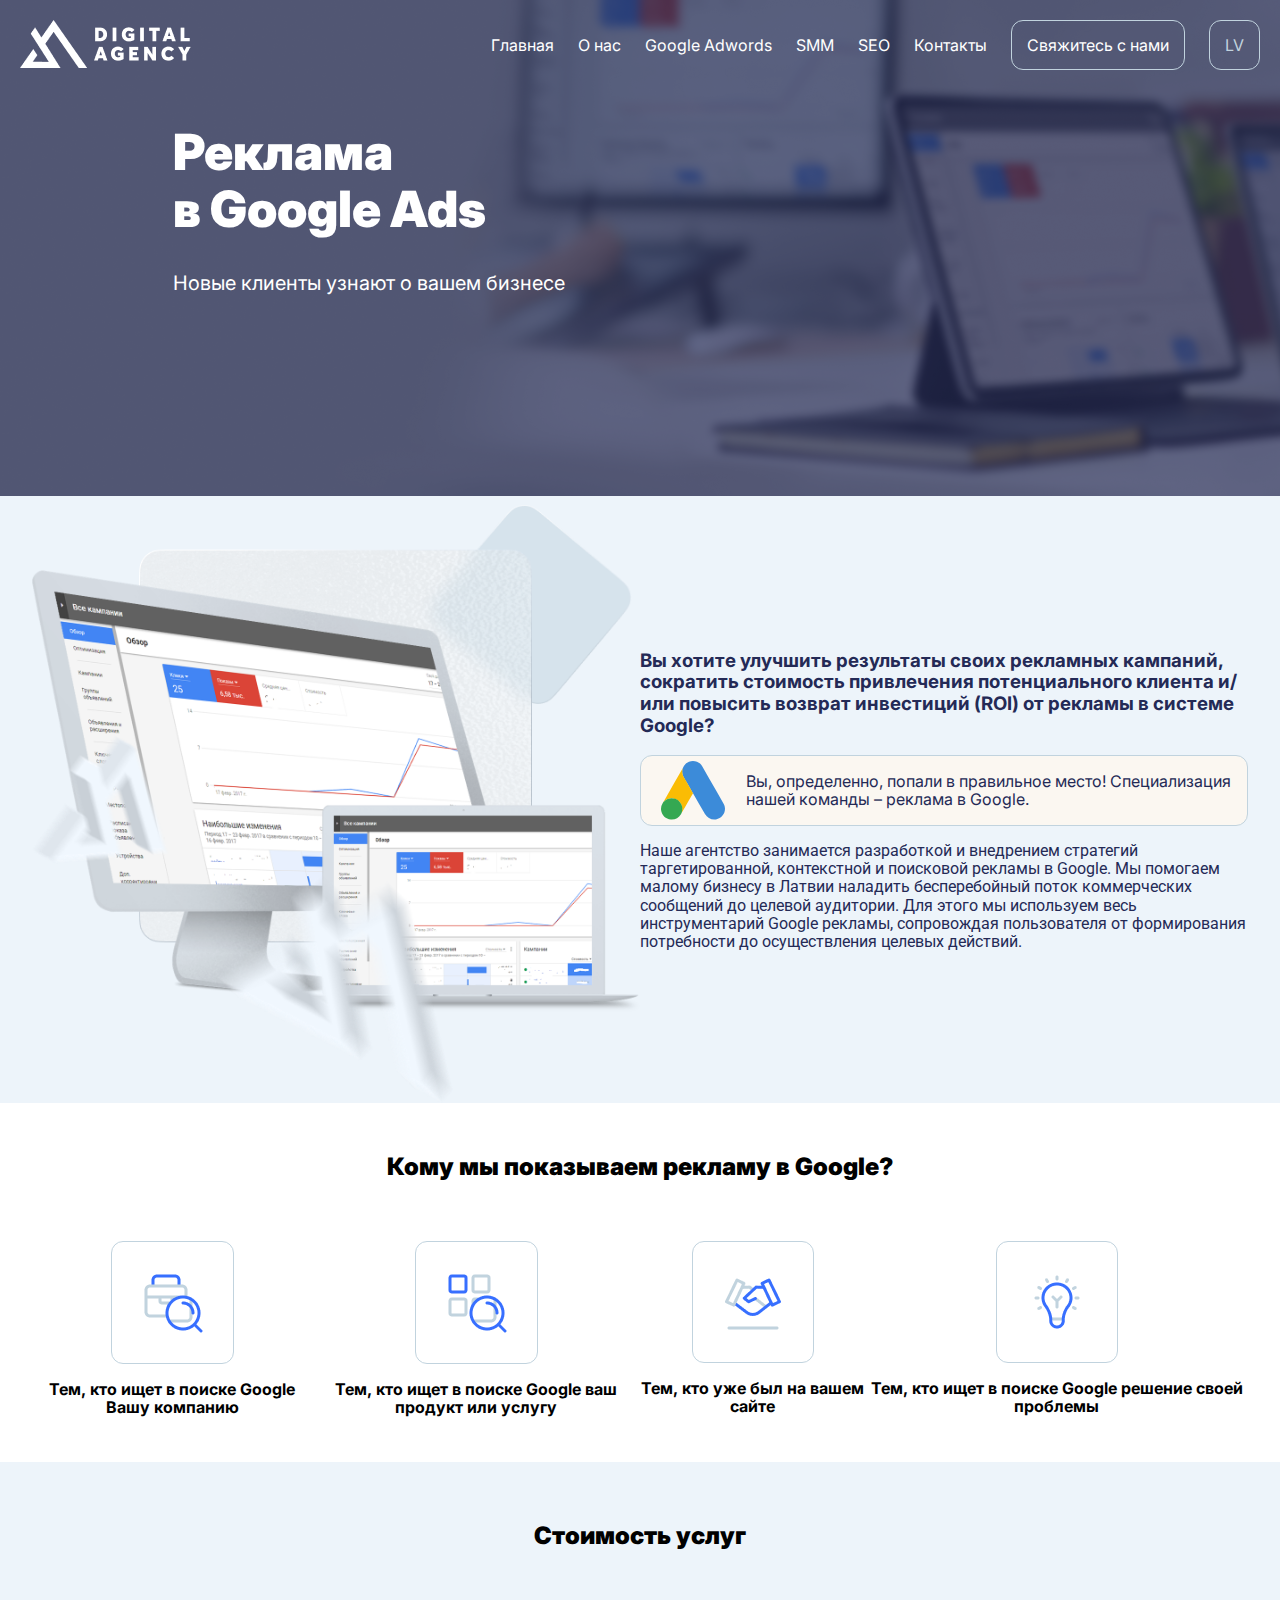
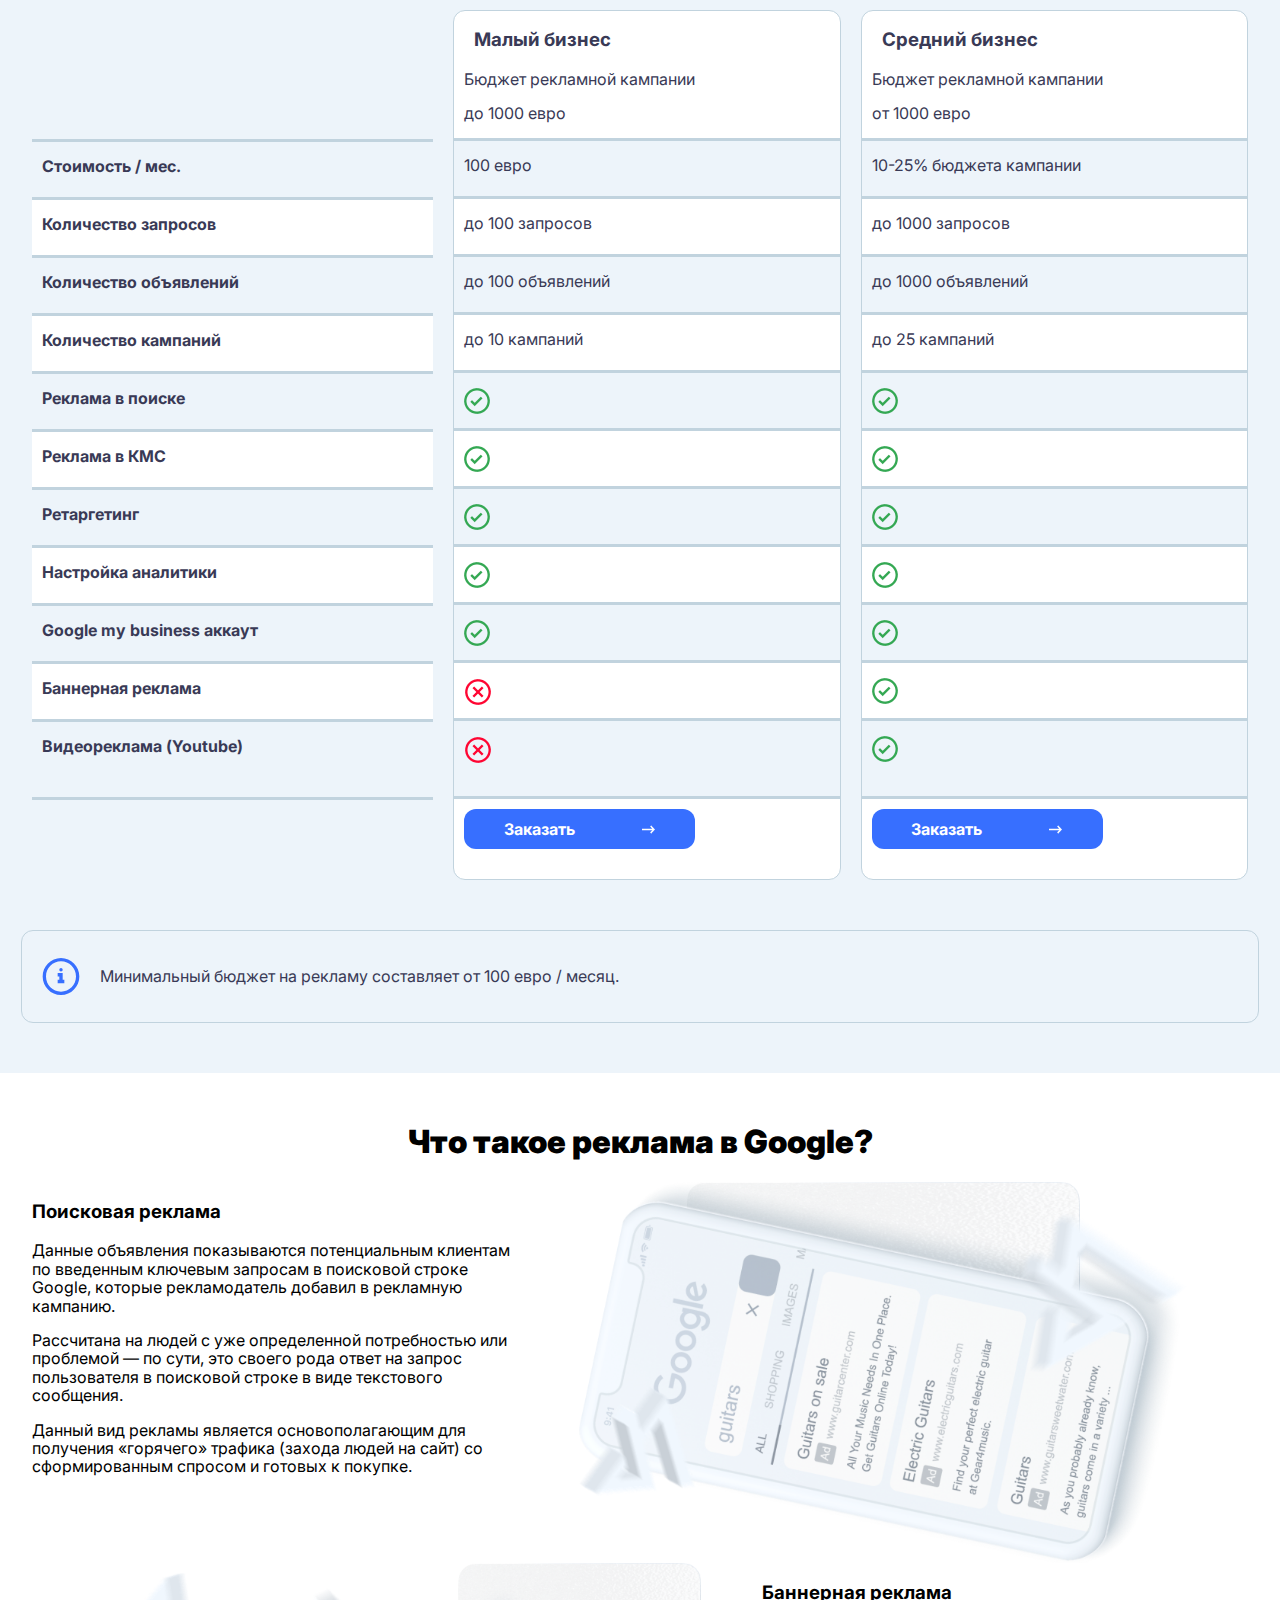
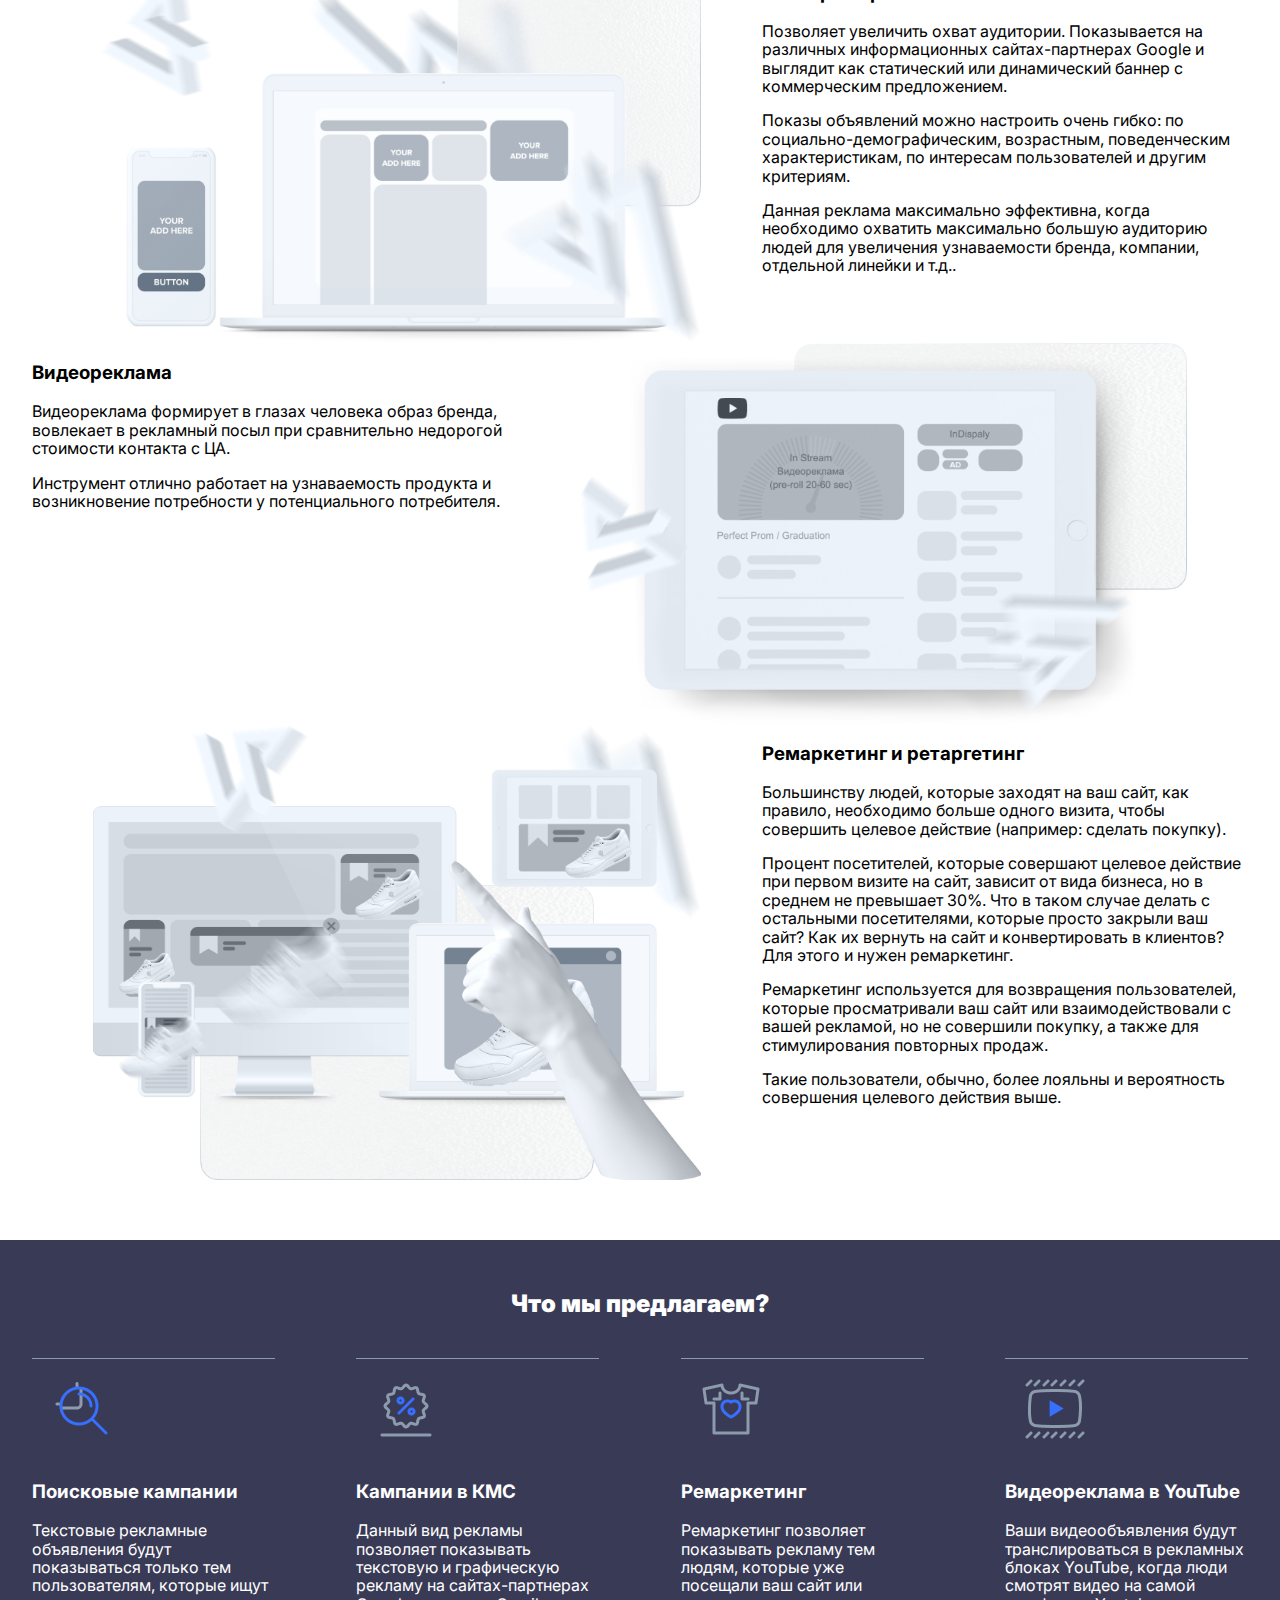
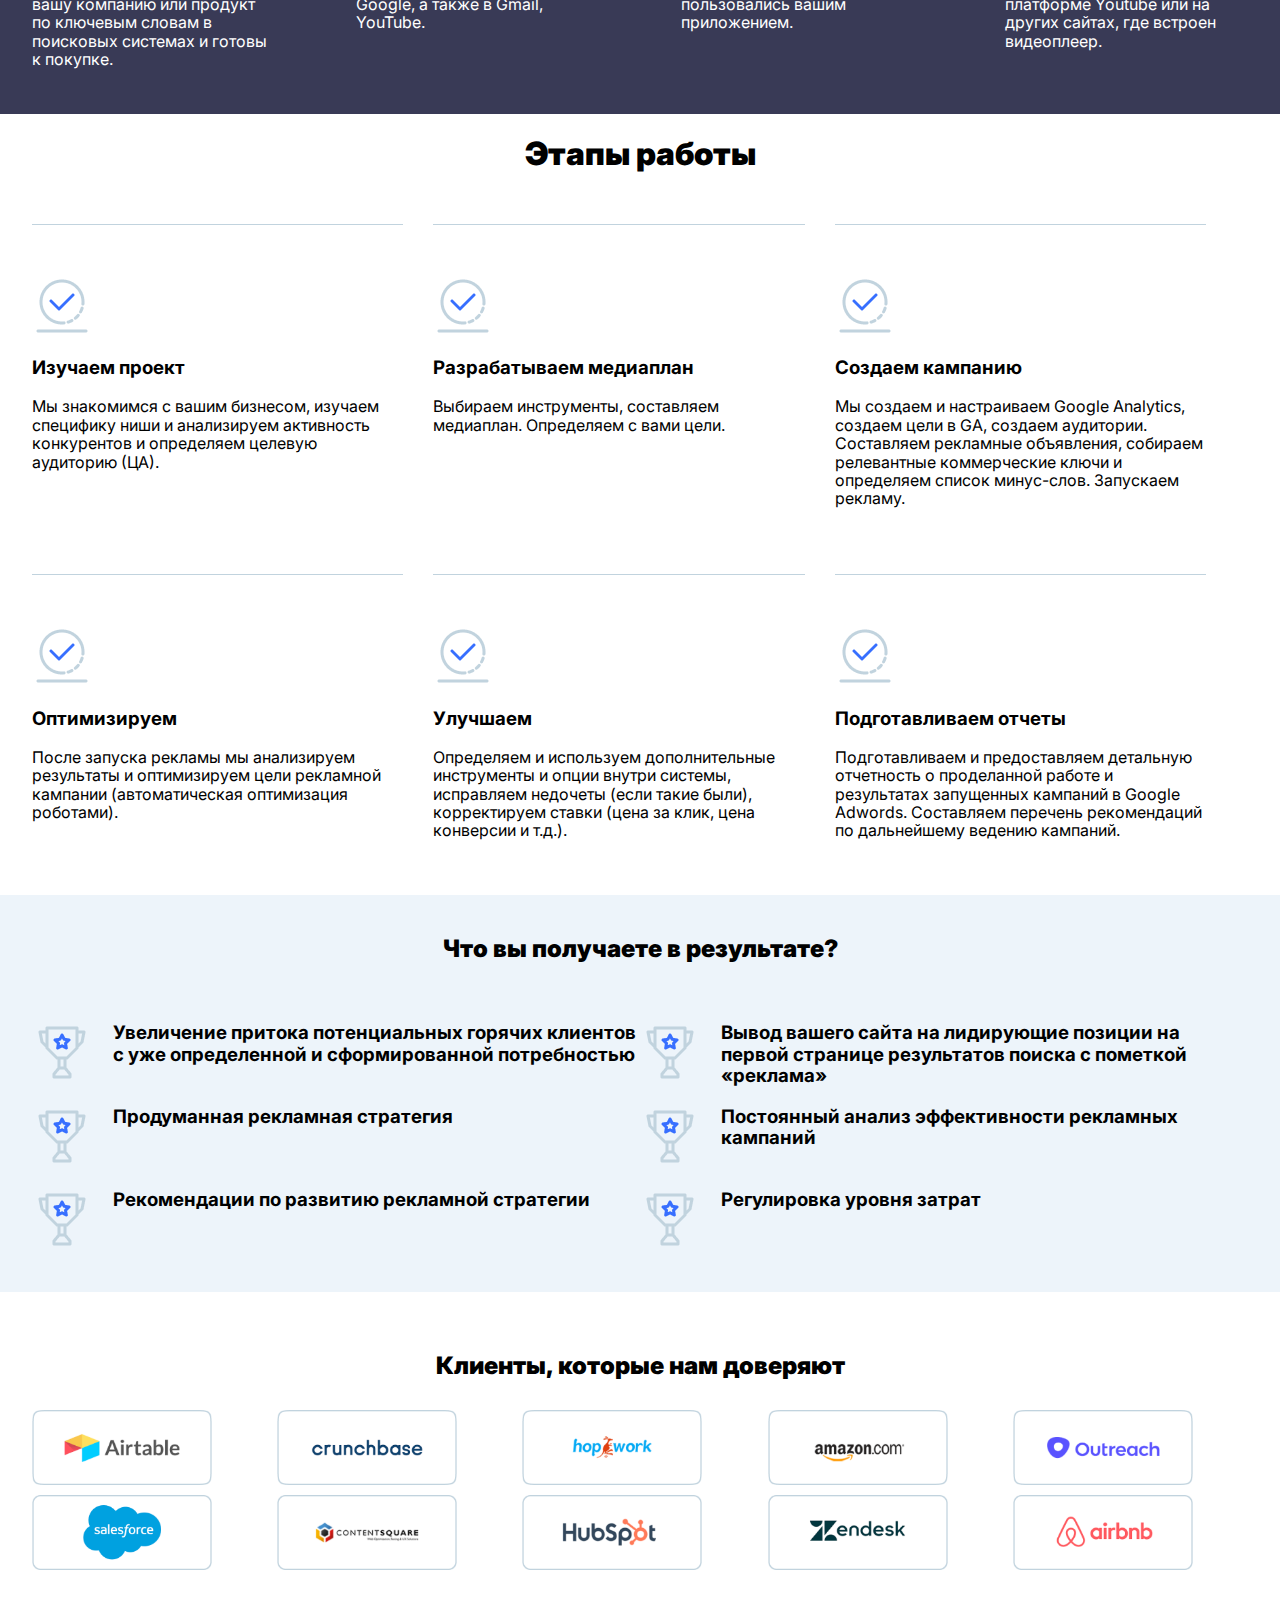
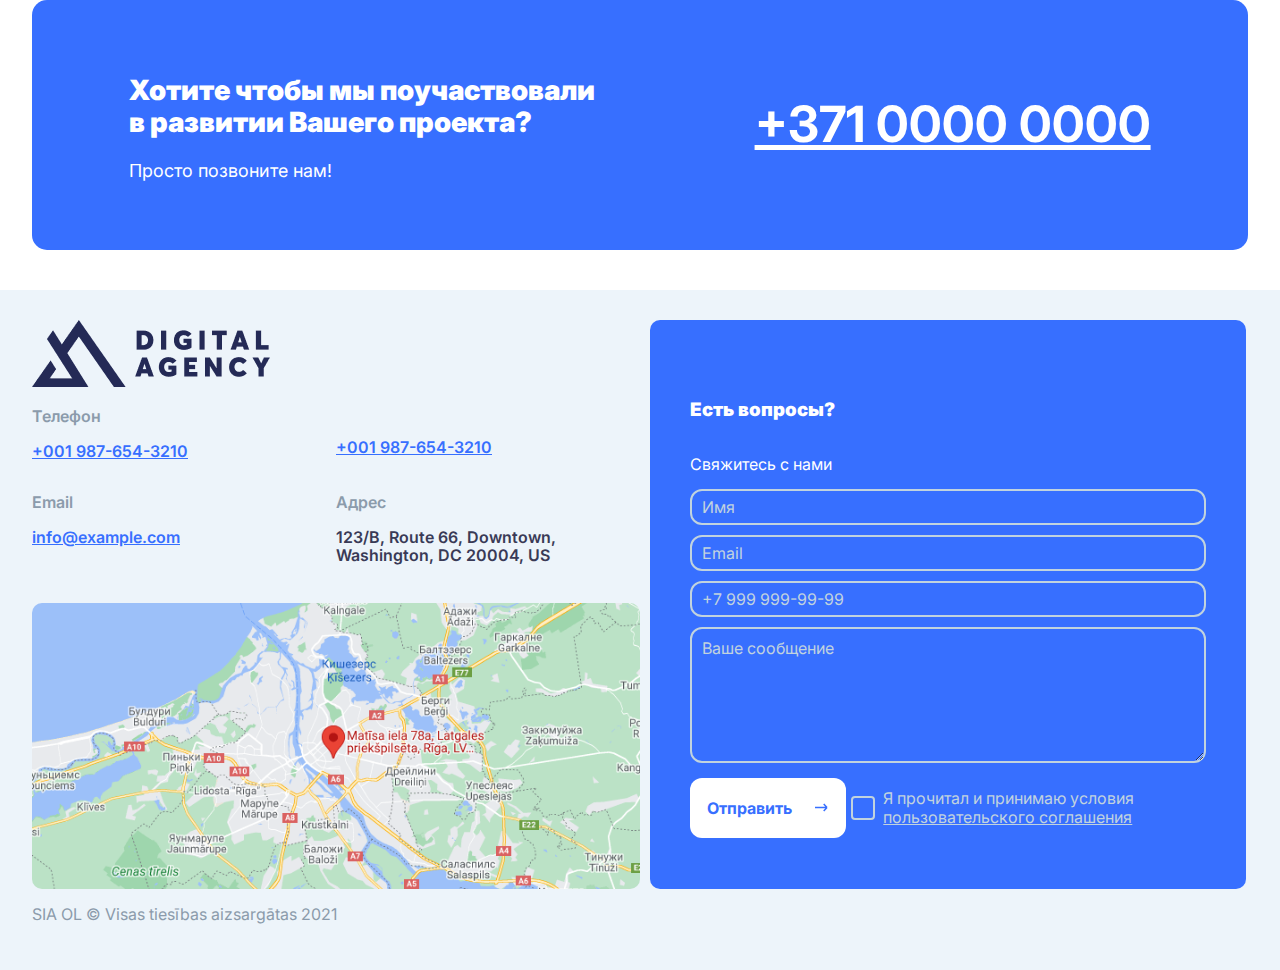
<file: index.html>
<!DOCTYPE html>
<html lang="en">

<head>
    <meta charset="UTF-8">
    <meta http-equiv="X-UA-Compatible" content="IE=edge">
    <meta name="viewport" content="width=device-width, initial-scale=1.0">
    <link rel="stylesheet" href="./assets/style/style.css">
    <link rel="stylesheet" href="/assets/style/normalize.css">
    <link rel="preconnect" href="https://fonts.googleapis.com">
    <link rel="preconnect" href="https://fonts.gstatic.com" crossorigin>
    <link
        href="https://fonts.googleapis.com/css2?family=IBM+Plex+Mono:wght@400;700&family=Inter:wght@400;500;600;700;900&family=Libre+Franklin:wght@100;400;700&family=Roboto&display=swap"
        rel="stylesheet">
    <link href="https://fonts.gåoogleapis.com/css2?family=Roboto&display=swap" rel="stylesheet">
    <title>Google Ads</title>
</head>

<body>
    <header class="header">
        <div class="header__nav-container">
            <picture class="header__logo">
                <source srcset="/assets/images/page2/logo.png" media="(min-width: 1024px)">
                <img src="/assets/images/page2/logo-black.png" alt="logo-black">
            </picture>
            <div class="header__nav">
                <a class="header__link" href="/index_6.html">Главная</a>
                <a class="header__link" href="/index_5.html">О нас</a>
                <a class="header__link" href="/index.html">Google Adwords</a>
                <a class="header__link" href="/index_2.html">SMM</a>
                <a class="header__link" href="/index_4.html">SEO</a>
                <a class="header__link" href="/index_3.html">Контакты</a>
                <button class="header__btn btn-blue">Свяжитесь с нами</button>
                <button class="header__btn header__btn-clr btn-grey">LV</button>
                <a class="header__nav-gamburger" href=#><img src="/assets/images/page2/burger-menu.png" alt="menu"></a>
            </div>
        </div>
        <div class="header__text">
            <div class="header__text-inner">
                <h1 class="header__h1">Реклама<br>
                    в Google Ads</h1>
                <p class="header__p">Новые клиенты узнают о вашем бизнесе</p>
            </div>
        </div>
    </header>
    <main>
        <!--Info-->
        <section class="info">
            <div class="info__container">
                <img class="info__img" src="/assets/images/page1/info.png" alt="img">
                <div>
                    <h3 class="info__header">Вы хотите улучшить результаты своих рекламных кампаний, сократить
                        стоимость
                        привлечения потенциального
                        клиента и/или повысить возврат инвестиций (ROI) от рекламы в системе Google?
                    </h3>
                    <div class="info__logo">
                        <img src="/assets/images/page1/infologo.svg" alt="logo" class="info__logo-img">
                        <p>Вы, определенно, попали в правильное место!
                            Специализация нашей команды – реклама в Google.</p>
                    </div>
                    <p class="info__text">Наше агентство занимается разработкой и внедрением стратегий
                        таргетированной,
                        контекстной и поисковой
                        рекламы в Google. Мы помогаем малому бизнесу в Латвии наладить бесперебойный поток
                        коммерческих
                        сообщений до целевой аудитории.
                        Для этого мы используем весь инструментарий Google рекламы, сопровождая пользователя от
                        формирования
                        потребности до осуществления целевых действий.</p>
                </div>
            </div>
        </section>
        <section class="clients">
            <div class="clients__container">
                <h2 class="clients__header h1">Кому мы показываем рекламу в Google?</h2>
                <div class="clients__icon">
                    <div class="clients__icon-for-mobile">
                        <div class="containericon">
                            <img src="/assets/images/page1/icon1.png" alt="icon" class="clients__icon-img icon">
                            <p class="clients__icon-text text">Тем, кто ищет в поиске Google Вашу компанию</p>
                        </div>
                        <div class="containericon">
                            <img src="/assets/images/page1/icon2.png" alt="icon" class="clients__icon-img icon">
                            <p class="clients__icon-text text">Тем, кто ищет в поиске Google ваш продукт или услугу
                            </p>
                        </div>
                    </div>
                    <div class="clients__icon-for-mobile clients__second-row-icon">
                        <div class="containericon">
                            <img src="/assets/images/page1/icon3.png" alt="icon" class="clients__icon-img icon">
                            <p class="clients__icon-text text">Тем, кто уже был на вашем сайте</p>
                        </div>
                        <div class="containericon">
                            <img src="/assets/images/page1/icon4.png" alt="icon" class="clients__icon-img icon">
                            <p class="clients__icon-text  text">Тем, кто ищет в поиске Google
                                решение своей проблемы</p>
                        </div>
                    </div>
                </div>
            </div>
        </section>
        <section class="price">
            <div class="price__container-main">
                <h2 class="price__header h1">Стоимость услуг</h2>
                <div class="price__container-tables">
                    <div class="price__container-table-first">
                        <p class="price__line">Стоимость / мес.</p>
                        <p class="price__line line-white">Количество запросов</p>
                        <p class="price__line">Количество объявлений</p>
                        <p class="price__line line-white">Количество кампаний</p>
                        <p class="price__line">Реклама в поиске</p>
                        <p class="price__line line-white">Реклама в КМС</p>
                        <p class="price__line">Ретаргетинг</p>
                        <p class="price__line line-white">Настройка аналитики</p>
                        <p class="price__line">Google my business аккаут</p>
                        <p class="price__line line-white">Баннерная реклама</p>
                        <p class="price__line bottom-line ">Видеореклама (Youtube)</p>
                    </div>
                    <div class="price__container-table-second price__container-table-second_not-for-mobile">
                        <div class="price__table-header">
                            <h3 class="price__table-header">Малый бизнес</h3>
                            <p>Бюджет рекламной кампании</p>
                            <p>до 1000 евро</p>
                        </div>
                        <p class="price__line line-blue">100 евро</p>
                        <p class="price__line">до 100 запросов</p>
                        <p class="price__line line-blue">до 100 объявлений</p>
                        <p class="price__line">до 10 кампаний</p>
                        <p class="price__line line-blue"><img src="/assets/images/page1/24/basic/icon.png" alt="icon">
                        </p>
                        <p class="price__line"><img src="/assets/images/page1/24/basic/icon.png" alt="icon">
                        </p>
                        <p class="price__line line-blue"><img src="/assets/images/page1/24/basic/icon.png" alt="icon">
                        </p>
                        <p class="price__line"><img src="/assets/images/page1/24/basic/icon.png" alt="icon">
                        </p>
                        <p class="price__line line-blue"><img src="/assets/images/page1/24/basic/icon.png" alt="icon">
                        </p>
                        <p class="price__line">
                            <img src="/assets/images/page1/24/basic/circle-x.png" alt="icon">
                        </p>
                        <p class="price__line bottom-line line-blue">
                            <img src="/assets/images/page1/24/basic/circle-x.png" alt="icon">
                        </p>
                        <button class="price__button">Заказать <img src="/assets/images/page1/price-vector.png"
                                alt="button"></button>
                    </div>
                    <div class="price__container-table-second price__container-table-second_not-for-mobile">
                        <div class="price__table-header">
                            <h3 class="price__table-header">Средний бизнес</h3>
                            <p>Бюджет рекламной кампании</p>
                            <p>от 1000 евро</p>
                        </div>
                        <p class="price__line line-blue">10-25% бюджета кампании</p>
                        <p class="price__line">до 1000 запросов</p>
                        <p class="price__line line-blue">до 1000 объявлений</p>
                        <p class="price__line">до 25 кампаний</p>
                        <p class="price__line line-blue"><img src="/assets/images/page1/24/basic/icon.png" alt="icon">
                        </p>
                        <p class="price__line"><img src="/assets/images/page1/24/basic/icon.png" alt="icon">
                        </p>
                        <p class="price__line line-blue"><img src="/assets/images/page1/24/basic/icon.png" alt="icon">
                        </p>
                        <p class="price__line"><img src="/assets/images/page1/24/basic/icon.png" alt="icon">
                        </p>
                        <p class="price__line line-blue"><img src="/assets/images/page1/24/basic/icon.png" alt="icon">
                        </p>
                        <p class="price__line"><img src="/assets/images/page1/24/basic/icon.png" alt="icon">
                        </p>
                        <p class="price__line bottom-line line-blue"><img src="/assets/images/page1/24/basic/icon.png"
                                alt="icon">
                        </p>
                        <button class="price__button">Заказать <img
                                src="/assets/images/page1/price-vector.png"></button>
                    </div>
                    <div class="price__container-table-second price__container-table-second_for-mobile">
                        <div class="price__table-header">
                            <h3 class="price__table-header">Малый бизнес</h3>
                            <p>Бюджет рекламной кампании</p>
                            <p>до 1000 евро</p>
                        </div>
                        <p class="price__line line-blue">100 евро</p>
                        <p class="price__line">до 100 запросов</p>
                        <p class="price__line line-blue">до 100 объявлений</p>
                        <p class="price__line">до 10 кампаний</p>
                        <p class="price__line line-blue">Реклама в поиске<img
                                src="/assets/images/page1/24/basic/icon.png" alt="icon" class="price__icon-table">
                        </p>
                        <p class="price__line">Реклама в КМС<img src="/assets/images/page1/24/basic/icon.png" alt="icon"
                                class="price__icon-table">
                        </p>
                        <p class="price__line line-blue">Ретаргетинг<img src="/assets/images/page1/24/basic/icon.png"
                                alt="icon" class="price__icon-table">
                        </p>
                        <p class="price__line">Настройка аналитики<img src="/assets/images/page1/24/basic/icon.png"
                                alt="icon" class="price__icon-table">
                        </p>
                        <p class="price__line line-blue">Google my business аккаунт<img
                                src="/assets/images/page1/24/basic/icon.png" alt="icon" class="price__icon-table">
                        </p>
                        <p class="price__line">Баннерная реклама
                            <img src="/assets/images/page1/24/basic/circle-x.png" alt="icon" class="price__icon-table">
                        </p>
                        <p class="price__line bottom-line line-blue">Видеореклама (YouTube)
                            <img src="/assets/images/page1/24/basic/circle-x.png" alt="icon" class="price__icon-table">
                        </p>
                        <button class="price__button">Заказать <img src="/assets/images/page1/price-vector.png"
                                class="price__bottom-icon" alt="icon"></button>
                    </div>
                    <div class="price__container-table-second price__container-table-second_for-mobile">
                        <div class="price__table-header">
                            <h3 class="price__table-header">Средний бизнес</h3>
                            <p>Бюджет рекламной кампании</p>
                            <p>от 1000 евро</p>
                        </div>
                        <p class="price__line line-blue">10-25% бюджета кампании</p>
                        <p class="price__line">до 1000 запросов</p>
                        <p class="price__line line-blue">до 1000 объявлений</p>
                        <p class="price__line">до 25 кампаний</p>
                        <p class="price__line line-blue">Реклама в поиске<img
                                src="/assets/images/page1/24/basic/icon.png" alt="icon" class="price__icon-table">
                        </p>
                        <p class="price__line">Реклама в КМС<img src="/assets/images/page1/24/basic/icon.png"
                                alt="icon-table" class="price__icon-table">
                        </p>
                        <p class="price__line line-blue">Ретаргетинг<img src="/assets/images/page1/24/basic/icon.png"
                                alt="icon" class="price__icon-table">
                        </p>
                        <p class="price__line">Настройка аналитики<img src="/assets/images/page1/24/basic/icon.png"
                                alt="icon" class="price__icon-table">
                        </p>
                        <p class="price__line line-blue">Google my business аккаунт<img
                                src="/assets/images/page1/24/basic/icon.png" alt="icon" class="price__icon-table">
                        </p>
                        <p class="price__line">Баннерная реклама<img src="/assets/images/page1/24/basic/icon.png"
                                alt="icon" class="price__icon-table">
                        </p>
                        <p class="price__line bottom-line line-blue">Видеореклама (Youtube)<img
                                src="/assets/images/page1/24/basic/icon.png" alt="icon" class="price__icon-table">
                        </p>
                        <button class="price__button">Заказать <img src="/assets/images/page1/price-vector.png"
                                class="price__bottom-icon" alt="icon"></button>
                    </div>
                </div>
                <div class="price-text">
                    <img src="/assets/images/page1/24/notifications/icon.svg" alt="icon" class="price__icon">
                    <p>Минимальный бюджет на рекламу составляет от 100 евро / месяц.</p>
                </div>
            </div>
        </section>
        <section class="about-ads">
            <h1 class="about-ads__header h1">Что такое реклама в Google?</h1>
            <div class="about-ads__cards">
                <div class="about-ads__card about-ads__card_reverse">
                    <div class="about-adds__text">
                        <h3 class="about-adds__header3 h3">Поисковая реклама
                        </h3>
                        <p>Данные объявления показываются потенциальным клиентам по введенным ключевым запросам в
                            поисковой
                            строке Google, которые рекламодатель добавил в рекламную кампанию.</p>
                        <p>Рассчитана на людей с уже определенной потребностью или проблемой — по сути, это своего
                            рода
                            ответ
                            на запрос пользователя в поисковой строке в виде текстового сообщения.</p>
                        <p>Данный вид рекламы является основополагающим для получения «горячего» трафика (захода
                            людей
                            на сайт)
                            со сформированным спросом и готовых к покупке.</p>
                    </div>
                    <img src="/assets/images/page1/about-ads1.png" alt="img" class="about-ads__img">
                </div>
                <div class="about-ads__card">
                    <img src="/assets/images/page1/about-ads2.png" alt="img" class="about-ads__img">
                    <div class="about-adds__text">
                        <h3 class="about-adds__header3 h3">Баннерная реклама
                        </h3>
                        <p>Позволяет увеличить охват аудитории. Показывается на различных информационных
                            сайтах-партнерах
                            Google и выглядит как статический или динамический баннер с коммерческим предложением.
                        </p>
                        <p>Показы объявлений можно настроить очень гибко: по социально-демографическим, возрастным,
                            поведенческим характеристикам, по интересам пользователей и другим критериям.</p>
                        <p>Данная реклама максимально эффективна, когда необходимо охватить максимально большую
                            аудиторию людей
                            для увеличения узнаваемости бренда, компании, отдельной линейки и т.д..</p>
                    </div>
                </div>
                <div class="about-ads__card about-ads__card_reverse">
                    <div class="about-adds__text">
                        <h3 class=" about-adds__header3 h3">Видеореклама
                        </h3>
                        <p>Видеореклама формирует в глазах человека образ бренда, вовлекает в рекламный посыл при
                            сравнительно
                            недорогой стоимости контакта с ЦА.</p>
                        <p>Инструмент отлично работает на узнаваемость продукта и возникновение потребности у
                            потенциального
                            потребителя.</p>
                    </div>
                    <img src="/assets/images/page1/about-ads3.png" alt="img" class="about-ads__img">
                </div>
                <div class="about-ads__card">
                    <img src="/assets/images/page1/about-ads4.png" alt="img" class="about-ads__img">
                    <div class="about-adds__text">
                        <h3 class="about-adds__header3 h3">Ремаркетинг и ретаргетинг
                        </h3>
                        <p>Большинству людей, которые заходят на ваш сайт, как правило, необходимо больше одного
                            визита,
                            чтобы совершить целевое действие (например: сделать покупку).</p>
                        <p>Процент посетителей, которые совершают целевое действие при первом визите на сайт,
                            зависит от
                            вида бизнеса, но в среднем не превышает 30%. Что в таком случае делать с остальными
                            посетителями, которые просто закрыли ваш сайт? Как их вернуть на сайт и конвертировать в
                            клиентов? Для этого и нужен ремаркетинг.</p>
                        <p>Ремаркетинг используется для возвращения пользователей, которые просматривали ваш сайт
                            или
                            взаимодействовали с вашей рекламой, но не совершили покупку, а также для стимулирования
                            повторных продаж.</p>
                        <p>Такие пользователи, обычно, более лояльны и вероятность совершения целевого действия
                            выше.
                        </p>
                    </div>
                </div>
            </div>
        </section>
        <section class="main-offer">
            <div class="main-offer__container">
                <h2 class="main-offer__header h1">Что мы предлагаем?</h2>
                <div class="main-offer__inner-container">
                    <div class="main-offer__small-container">
                        <img src="/assets/images/page1/offer-icon1.png" alt="icon" class="main-offer__icon">
                        <h3 class="main-offer__header3 h3">Поисковые кампании</h3>
                        <p>Текстовые рекламные объявления будут показываться только тем пользователям, которые ищут
                            вашу компанию или продукт по ключевым словам в поисковых системах и готовы к покупке.
                        </p>
                    </div>
                    <div class="main-offer__small-container">
                        <img src="/assets/images/page1/offer-icon2.png" alt="icon" class="main-offer__icon">
                        <h3 class="main-offer__header3 h3">Кампании в КМС</h3>
                        <p>Данный вид рекламы позволяет показывать текстовую и графическую рекламу на
                            сайтах-партнерах Google, а также в Gmail, YouTube.</p>
                    </div>
                    <div class="main-offer__small-container">
                        <img src="/assets/images/page1/offer-icon3.png" alt="icon" class="main-offer__icon">
                        <h3 class="main-offer__header3 h3">Ремаркетинг</h3>
                        <p>Ремаркетинг позволяет показывать рекламу тем людям, которые уже посещали ваш сайт или
                            пользовались вашим приложением.</p>
                    </div>
                    <div class="main-offer__small-container">
                        <img src="/assets/images/page1/offer-icon4.png" alt="icon" class="main-offer__icon">
                        <h3 class="main-offer__header3 h3">Видеореклама
                            в YouTube
                        </h3>
                        <p>Ваши видеообъявления будут транслироваться в рекламных блоках YouTube, когда люди смотрят
                            видео на самой платформе Youtube или на других сайтах, где встроен видеоплеер.</p>
                    </div>
                </div>
            </div>
        </section>
        <section class="main-punkts">
            <h1 class="main-punkts__header h1">Этапы работы</h1>
            <div class="main-punkts__container">
                <div class="main-punkts__inner-container">
                    <img src="/assets/images/page1/punkts-icon.png" alt="icon">
                    <h3>Изучаем проект
                    </h3>
                    <p>Мы знакомимся с вашим бизнесом, изучаем специфику ниши и анализируем активность конкурентов и
                        определяем целевую аудиторию (ЦА).</p>
                </div>
                <div class="main-punkts__inner-container main-punkts__inner-container_second">
                    <img src="/assets/images/page1/punkts-icon.png" alt="icon">
                    <h3>Разрабатываем медиаплан
                    </h3>
                    <p>Выбираем инструменты, составляем медиаплан. Определяем с вами цели.</p>
                </div>
                <div class="main-punkts__inner-container">
                    <img src="/assets/images/page1/punkts-icon.png" alt="icon">
                    <h3>Создаем кампанию
                    </h3>
                    <p>Мы создаем и настраиваем Google Analytics, создаем цели в GA, создаем аудитории. Составляем
                        рекламные объявления, собираем релевантные коммерческие ключи и определяем список
                        минус-слов. Запускаем рекламу.</p>
                </div>
                <div class="main-punkts__inner-container">
                    <img src="/assets/images/page1/punkts-icon.png" alt="icon">
                    <h3>Оптимизируем
                    </h3>
                    <p>После запуска рекламы мы анализируем результаты и оптимизируем цели рекламной кампании
                        (автоматическая оптимизация роботами).</p>
                </div>
                <div class="main-punkts__inner-container">
                    <img src="/assets/images/page1/punkts-icon.png" alt="icon">
                    <h3>Улучшаем
                    </h3>
                    <p>Определяем и используем дополнительные инструменты и опции внутри системы, исправляем
                        недочеты (если такие были), корректируем ставки (цена за клик, цена конверсии и т.д.).</p>
                </div>
                <div class="main-punkts__inner-container">
                    <img src="/assets/images/page1/punkts-icon.png" alt="icon">
                    <h3>Подготавливаем отчеты
                    </h3>
                    <p>Подготавливаем и предоставляем детальную отчетность о проделанной работе и результатах
                        запущенных кампаний в Google Adwords. Составляем перечень рекомендаций по дальнейшему
                        ведению кампаний.</p>
                </div>
            </div>
        </section>
        <section class="main-result">
            <h2 class="main-result__header h1">Что вы получаете в результате?</h2>
            <div class="main-result__container">
                <div class="main-result__icon-container">
                    <img src="/assets/images/page1/results-icon.png" alt="icon" class="main-result__icon">
                    <h3 class="main-result__h3 h3">Увеличение притока потенциальных горячих клиентов с уже
                        определенной
                        и
                        сформированной
                        потребностью</h3>
                </div>
                <div class="main-result__icon-container">
                    <img src="/assets/images/page1/results-icon.png" alt="icon" class="main-result__icon">
                    <h3 class="main-result__h3 h3">Вывод вашего сайта на лидирующие позиции на первой странице
                        результатов
                        поиска с
                        пометкой
                        «реклама»</h3>
                </div>
                <div class="main-result__icon-container">
                    <img src="/assets/images/page1/results-icon.png" alt="icon" class="main-result__icon">
                    <h3 class="main-result__h3 h3">Продуманная рекламная стратегия</h3>
                </div>
                <div class="main-result__icon-container">
                    <img src="/assets/images/page1/results-icon.png" alt="icon" class="main-result__icon">
                    <h3 class="main-result__h3 h3">Постоянный анализ эффективности рекламных кампаний</h3>
                </div>
                <div class="main-result__icon-container">
                    <img src="/assets/images/page1/results-icon.png" alt="icon" class="main-result__icon">
                    <h3 class="main-result__h3 h3">Рекомендации по развитию рекламной стратегии</h3>
                </div>
                <div class="main-result__icon-container">
                    <img src="/assets/images/page1/results-icon.png" alt="icon" class="main-result__icon">
                    <h3 class="main-result__h3 h3 main-result__h3_last ">Регулировка уровня затрат</h3>
                </div>
            </div>
        </section>
        <section class="main-trust">
            <div class="main-trust__container">
                <h2 class="main-trust__h2 h2-bold-900 h1">Клиенты, которые нам доверяют​</h2>
                <div class="main-trust__images">
                    <img src="/assets/images/page2/clients_trust_1.png" alt="clients_trust_1">
                    <img src="/assets/images/page2/clients_trust_2.png" alt="clients_trust_2">
                    <img src="/assets/images/page2/clients_trust_3.png" alt="clients_trust_3">
                    <img src="/assets/images/page2/clients_trust_4.png" alt="clients_trust_4">
                    <img src="/assets/images/page2/clients_trust_5.png" alt="clients_trust_5">
                    <img src="/assets/images/page2/clients_trust_6.png" alt="clients_trust_6">
                    <img src="/assets/images/page2/clients_trust_7.png" alt="clients_trust_7">
                    <img src="/assets/images/page2/clients_trust_8.png" alt="clients_trust_8">
                    <img src="/assets/images/page2/clients_trust_9.png" alt="clients_trust_9" class="main-trust__img9">
                    <img src="/assets/images/page2/clients_trust_10.png" alt="clients_trust_10">
                </div>
                <div class="main-trust__telephon-container">
                    <div class="main-trust__telephon-text">
                        <h2 class="main-trust__h2-white">Хотите чтобы мы поучаствовали в развитии Вашего проекта?
                        </h2>
                        <p class="main-trust__p">Просто позвоните нам!</p>
                    </div>
                    <div class="main-trust__telephon">+371 0000 0000</div>
                </div>
            </div>
        </section>
    </main>
    <footer class="footer">
        <div class="footer__container">
            <div class="footer__inner-container">
                <div class="footer__container-left">
                    <div class="footer__inner-container-left">
                        <img src="/assets/images/page1/footer-logo.png" alt="logo" class="footer__logo">
                        <div class="footer__innercontainer">
                            <div class="footer__text">
                                <p class="footer__text-grey">Телефон</p>
                                <a href="#" class="footer__text-blue">+001 987-654-3210</a>
                            </div>
                            <div class="footer__text text-blue">
                                <a href="#" class="footer__text-blue ">+001 987-654-3210</a>
                            </div>
                            <div class="footer__text">
                                <p class="footer__text-grey">Email</p>
                                <a href="#" class="footer__text-blue">info@example.com</a>
                            </div>
                            <div class="footer__text">
                                <p class="footer__text-grey">Адрес</p>
                                <p class="footer__text-dark">123/B, Route 66, Downtown, Washington, DC 20004, US
                                </p>
                            </div>
                        </div>
                    </div>
                    <img src="/assets/images/page1/footer-map.png" alt="map" class="footer__img">
                </div>
                <div class="footer__form">
                    <h3 class="footer__header">Есть вопросы?</h3>
                    <p class="footer__form-text">Свяжитесь с нами</p>
                    <div class="footer__div-for-input"> <input type="text" name="name" value="Имя"
                            class="footer__input">
                    </div>
                    <div class="footer__div-for-input"><input type="email" name="email" value="Email"
                            class="footer__input">
                    </div>
                    <div class="footer__div-for-input"><input type="tel" name="phone" value="+7 999 999-99-99"
                            class="footer__input"></div>
                    <div class="footer__div-for-input"><textarea name="text"
                            class="footer__input footer__input_big">Ваше сообщение</textarea>
                    </div>
                    <div class="footer__container-for-button">
                        <button class="footer__button">Отправить<img src="/assets/images/page1/footer-vector.svg"
                                alt="button" class="fotter__img-button"></button>
                        <div class="footer__container-chekbox">
                            <input type="checkbox" class="footer__checkbox-button" id="checkbox" name="checkbox"
                                value="yes">
                            <label for="checkbox" class="label"></label>
                            <div class="footer__checkobox">Я прочитал и принимаю условия <a href="#"
                                    class="footer__link">пользовательского
                                    соглашения</a></div>
                        </div>
                    </div>
                </div>
            </div>
            <div class="footer__div-for-text-bottom">
                <p class="footer__text-bottom">SIA OL © Visas tiesības aizsargātas 2021</p>
            </div>
        </div>
    </footer>
</body>

</html>
</file>
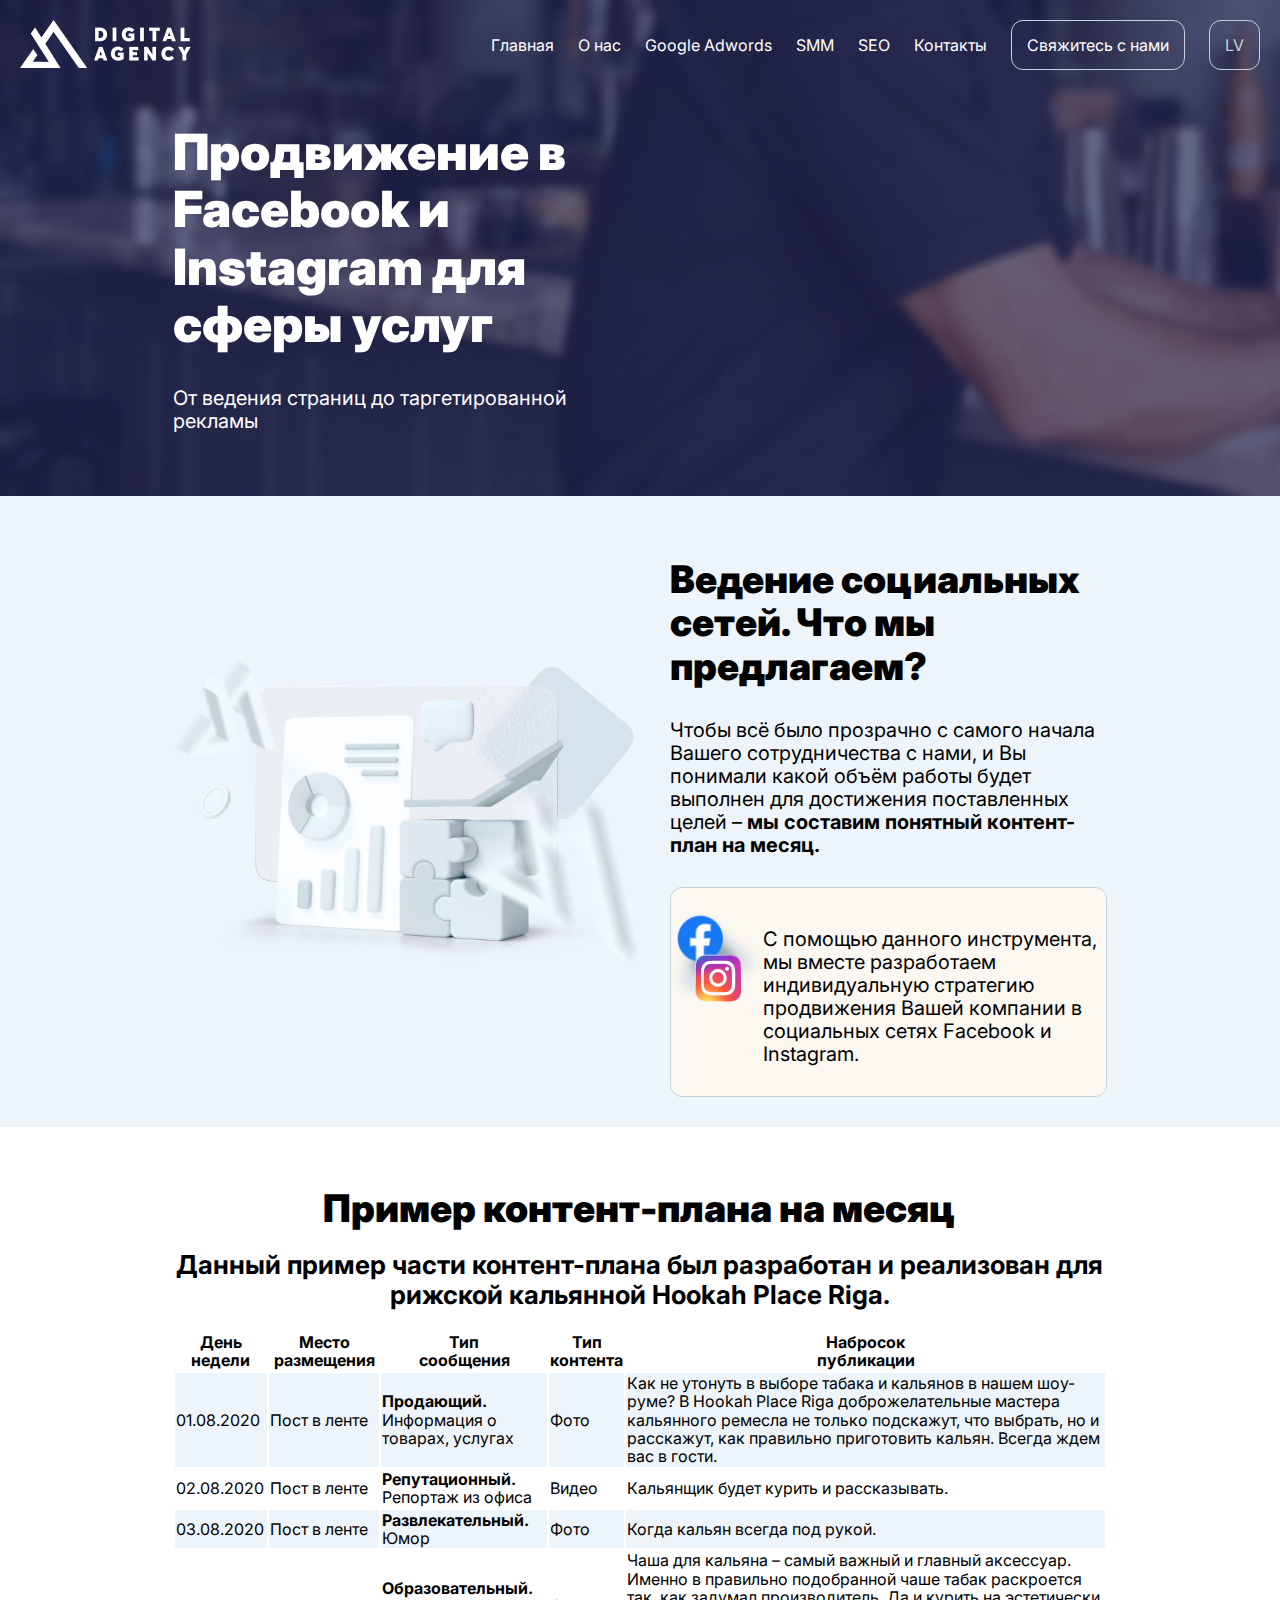
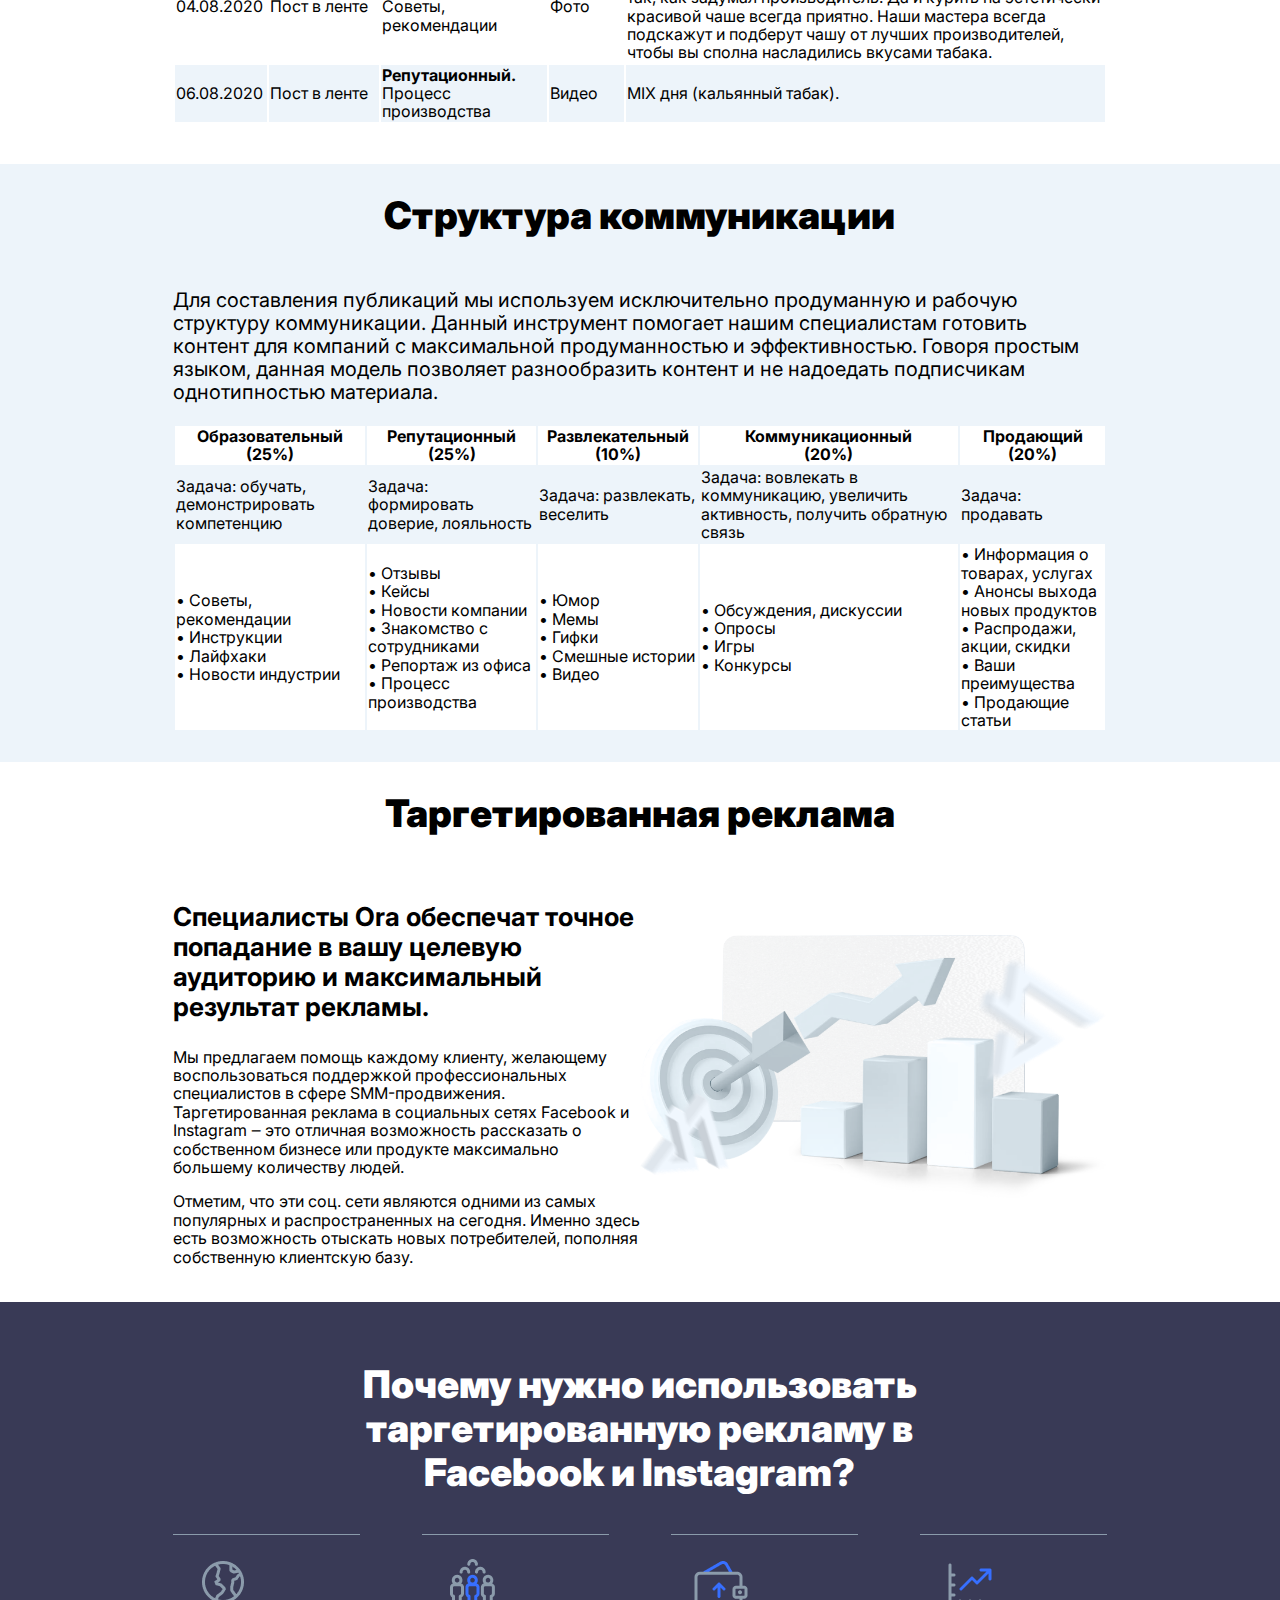
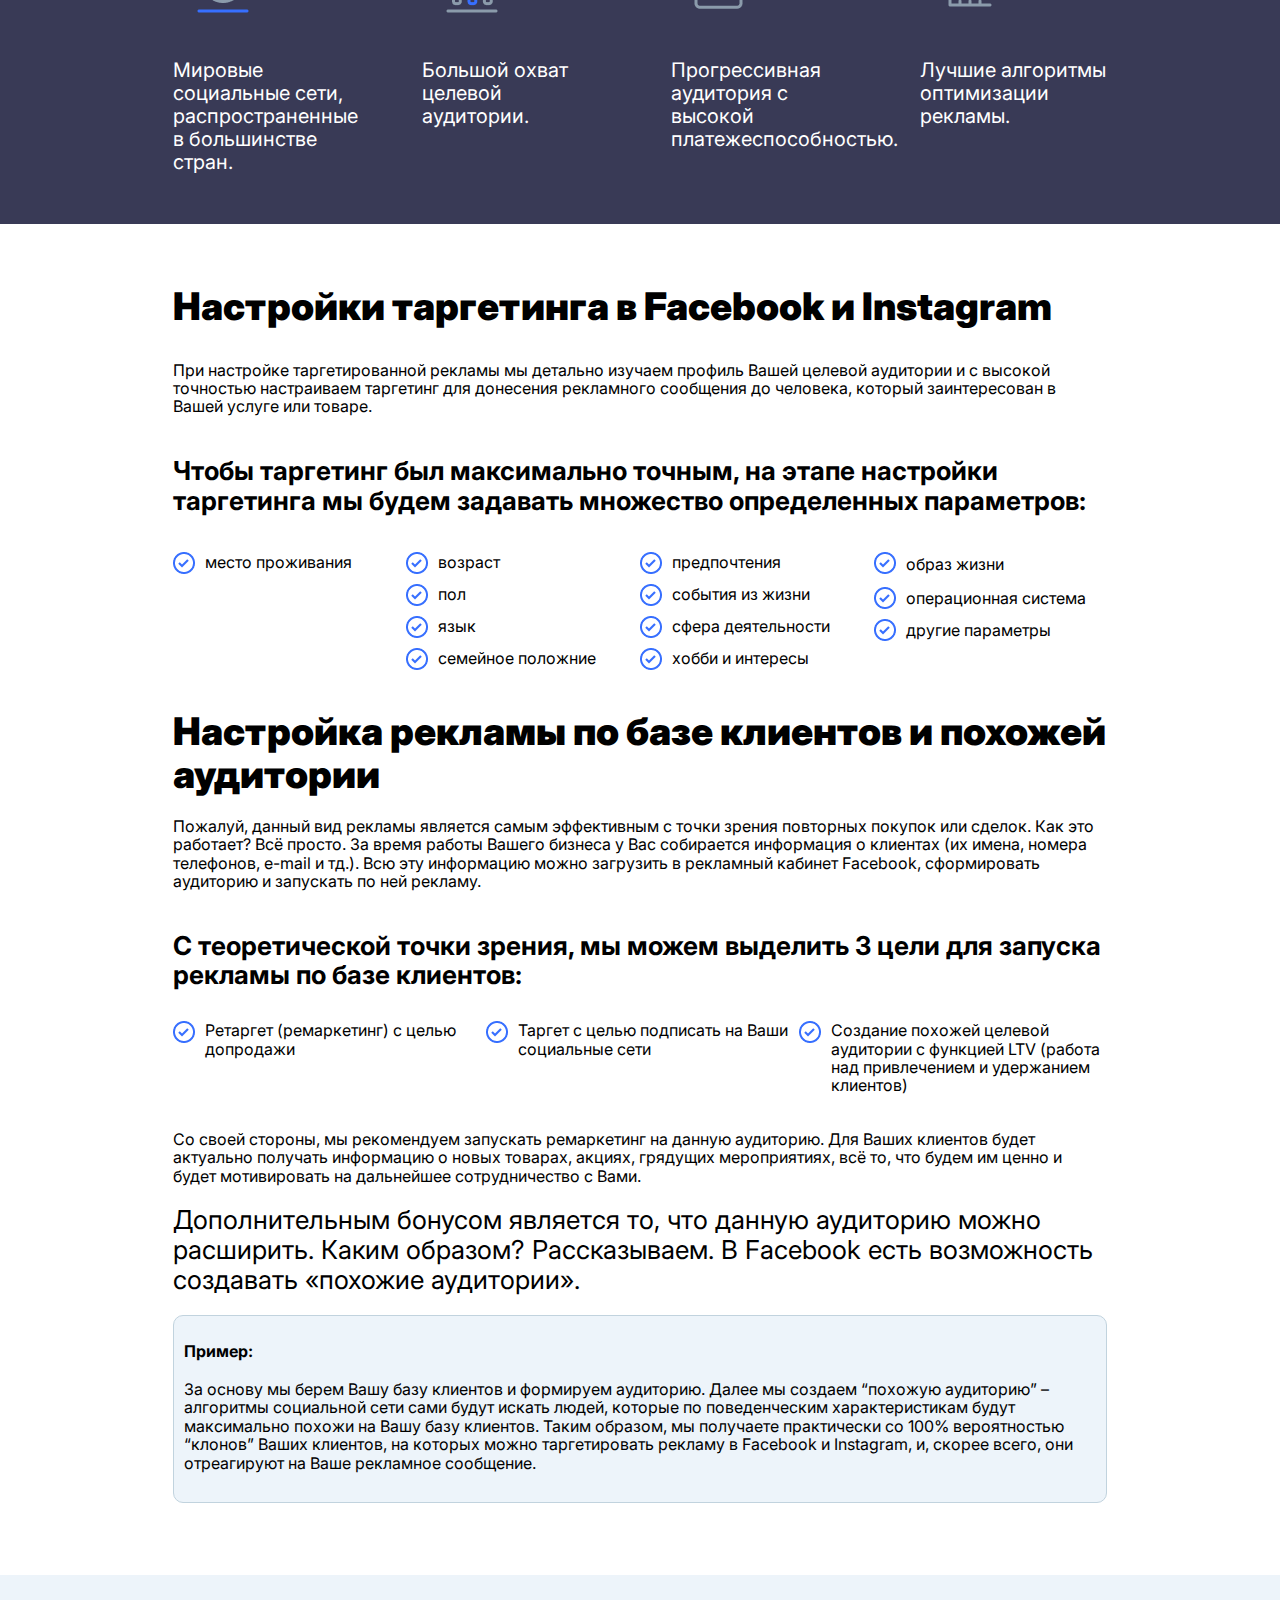
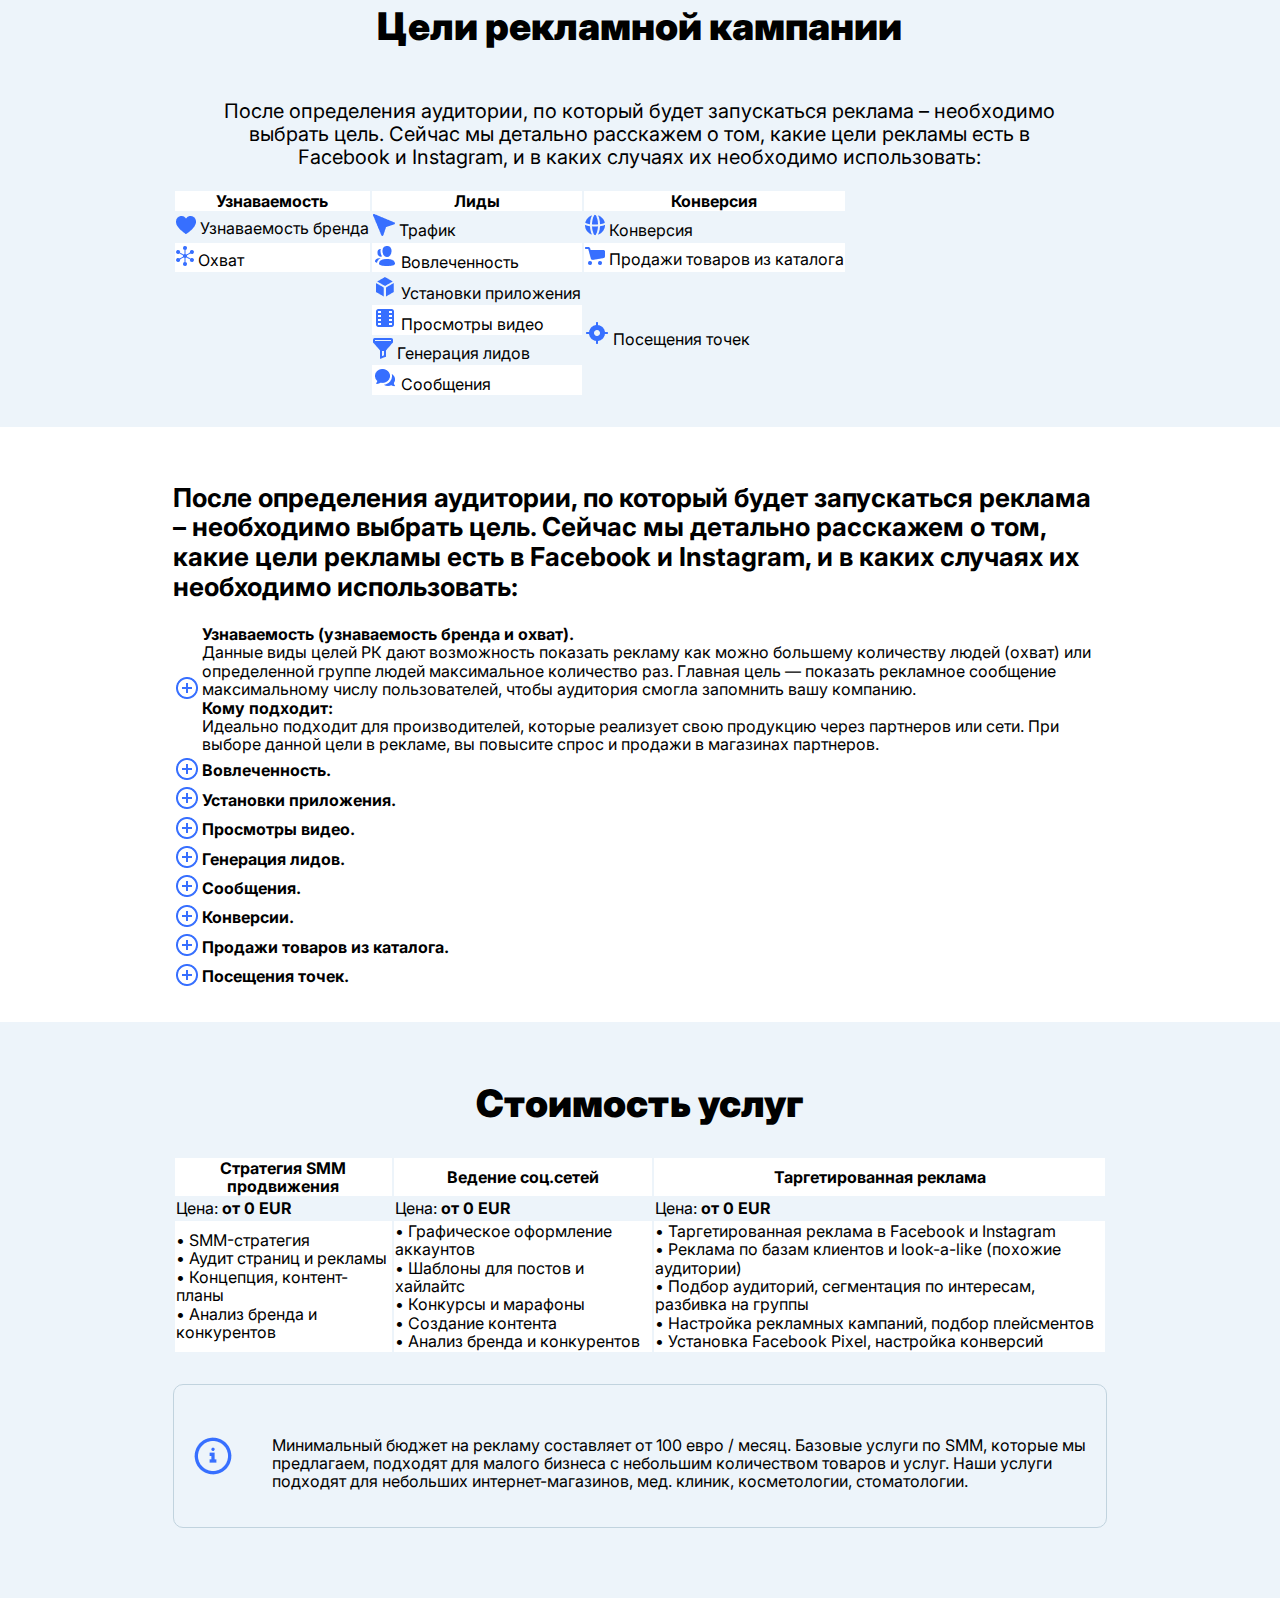
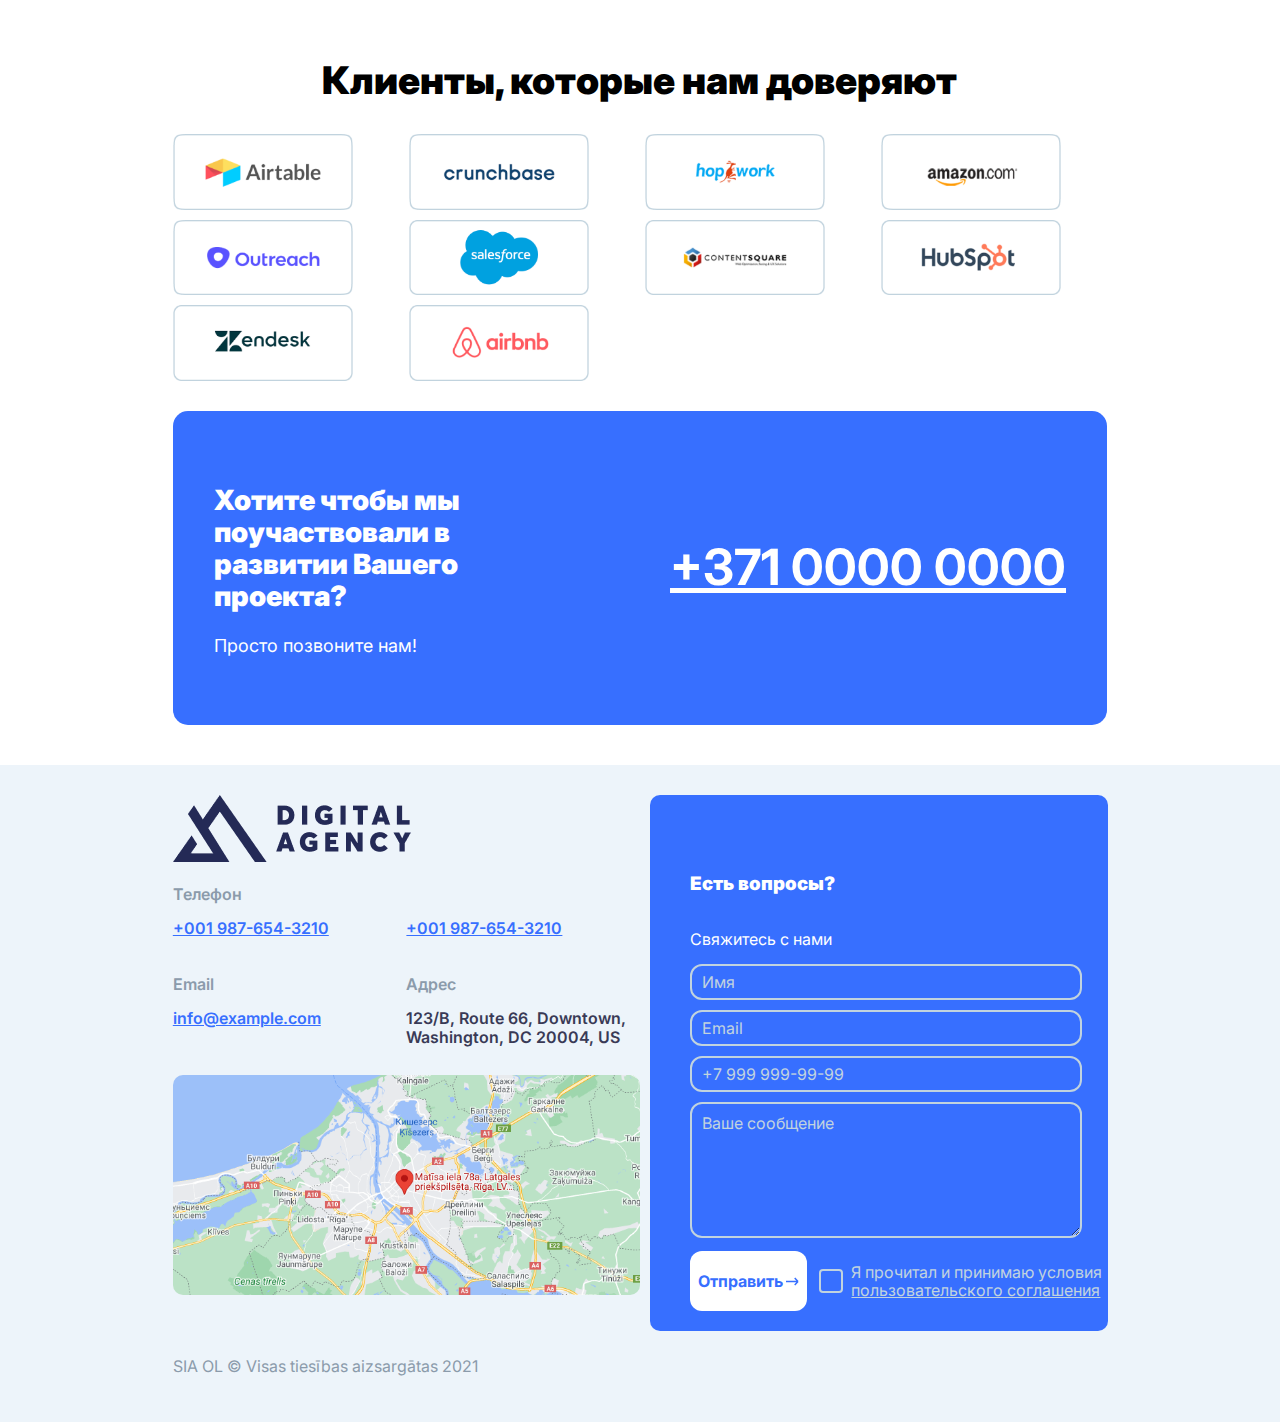
<file: index_2.html>
<!DOCTYPE html>
<html lang="ru">

<head>
    <meta charset="UTF-8">
    <meta http-equiv="X-UA-Compatible" content="IE=edge">
    <meta name="viewport" content="width=device-width, initial-scale=1.0">
    <link rel="stylesheet" href="/assets/style/normalize.css">
    <link rel="stylesheet" href="./assets/style/style_2.css">
    <link rel="stylesheet" href="https://cdn.jsdelivr.net/npm/bootstrap@4.5.3/dist/css/bootstrap.min.css"
        integrity="sha384-TX8t27EcRE3e/ihU7zmQxVncDAy5uIKz4rEkgIXeMed4M0jlfIDPvg6uqKI2xXr2" crossorigin="anonymous">
    <link rel="preconnect" href="https://fonts.googleapis.com">
    <link rel="preconnect" href="https://fonts.gstatic.com" crossorigin>
    <link
        href="https://fonts.googleapis.com/css2?family=IBM+Plex+Mono:wght@400;700&family=Inter:wght@400;500;600;700;900&family=Libre+Franklin:wght@100;400;700&family=Roboto&display=swap"
        rel="stylesheet">
    <title>SMM</title>
</head>

<body>
    <header class="header">
        <div class="header__nav-container">
            <!-- <div class="header__logo">
                <img class="header__img" src="assets/images/page2/logo.png" alt="logo">
            </div> -->
            <picture class="header__logo">
                <source srcset="/assets/images/page2/logo.png" media="(min-width: 1024px)">
                <img src="/assets/images/page2/logo-black.png" alt="logo-black">
            </picture>
            <div class="header__nav">
                <a class="header__link" href="/index_6.html">Главная</a>
                <a class="header__link" href="/index_5.html">О нас</a>
                <a class="header__link" href="/index.html">Google Adwords</a>
                <a class="header__link" href="/index_2.html">SMM</a>
                <a class="header__link" href="/index_4.html">SEO</a>
                <a class="header__link" href="/index_3.html">Контакты</a>
                <button class="header__btn btn-blue">Свяжитесь с нами</button>
                <button class="header__btn header__btn-clr btn-grey">LV</button>
                <a class="header__nav-gamburger" href=#><img src="/assets/images/page2/burger-menu.png" alt="menu"></a>
            </div>
        </div>
        <div class="header__text">
            <div class="header__text-inner">
                <h1 class="header__h1">Продвижение в Facebook и Instagram для сферы услуг</h1>
                <p class="header__p">От ведения страниц до таргетированной рекламы</p>
            </div>
        </div>
    </header>
    <main>
        <section class="main-about">
            <div class="main-about__container">
                <img class="main-about__image" src="/assets/images/page2/main_about.png" alt="main-about">
                <div class="main-about__inner-container">
                    <h2 class="main-about__heading h2-bold-900">Ведение социальных сетей. Что мы предлагаем?</h2>
                    <p class="main-about__text p-400">Чтобы всё было прозрачно с самого начала Вашего сотрудничества с
                        нами, и Вы
                        понимали какой объём
                        работы будет выполнен для достижения поставленных целей – <span class="p-700"> мы составим
                            понятный контент-план на
                            месяц.</span></p>
                    <div class="main-about__social-media">
                        <img class="main-about__img" src="/assets/images/page2/sm.png" alt="social-media">
                        <p class="main-about__text p-400">С помощью данного инструмента, мы вместе разработаем
                            индивидуальную стратегию
                            продвижения
                            Вашей
                            компании в социальных сетях Facebook и Instagram.</p>
                    </div>
                </div>
            </div>
        </section>
        <section class="main-example">
            <div class="main-example__container">
                <div class="main-example__heading">
                    <h2 class="main-example__h2 h2-bold-900">Пример контент-плана на месяц</h2>
                    <h3 class="main-example__h3 h3-400">Данный пример части контент-плана был разработан и реализован
                        для
                        рижской кальянной
                        Hookah Place Riga.</h3>
                </div>
                <table class="main-example__table table table-bordered ">
                    <thead>
                        <tr>
                            <th scope="col">День недели</th>
                            <th scope="col">Место размещения</th>
                            <th scope="col">Тип<br> сообщения</th>
                            <th scope="col">Тип<br> контента</th>
                            <th scope="col">Набросок<br> публикации</th>
                        </tr>
                    </thead>
                    <tbody>
                        <tr class="main__table-blue">
                            <td>01.08.2020</td>
                            <td>Пост в ленте</td>
                            <td><span class="main-example__table-bold">Продающий.</span><br> Информация о товарах,
                                услугах
                            </td>
                            <td>Фото</td>
                            <td>Как не утонуть в выборе табака и кальянов в нашем шоу-руме? В Hookah Place Riga
                                доброжелательные мастера кальянного ремесла не только подскажут, что выбрать, но и
                                расскажут, как правильно приготовить кальян. Всегда ждем вас в гости.</td>
                        </tr>
                        <tr>
                            <td>02.08.2020</td>
                            <td>Пост в ленте</td>
                            <td><span class="main-example__table-bold">Репутационный.</span><br> Репортаж из офиса</td>
                            <td>Видео</td>
                            <td>Кальянщик будет курить и рассказывать.</td>
                        </tr>
                        <tr class="main__table-blue">
                            <td>03.08.2020</td>
                            <td>Пост в ленте</td>
                            <td><span class="main-example__table-bold">Развлекательный.</span><br> Юмор</td>
                            <td>Фото</td>
                            <td>Когда кальян всегда под рукой.</td>
                        </tr>
                        <tr>
                            <td>04.08.2020</td>
                            <td>Пост в ленте</td>
                            <td><span class="main-example__table-bold">Образовательный.</span><br> Советы, рекомендации
                            </td>
                            <td>Фото</td>
                            <td>Чаша для кальяна – самый важный и главный аксессуар. Именно в правильно подобранной чаше
                                табак раскроется так, как задумал производитель. Да и курить на эстетически красивой
                                чаше
                                всегда приятно.
                                Наши мастера всегда подскажут и подберут чашу от лучших производителей, чтобы вы сполна
                                насладились вкусами табака.</td>
                        </tr>
                        <tr class="main__table-blue">
                            <td>06.08.2020</td>
                            <td>Пост в ленте</td>
                            <td><span class="main-example__table-bold">Репутационный.</span><br> Процесс производства
                            </td>
                            <td>Видео</td>
                            <td>MIX дня (кальянный табак).</td>
                        </tr>
                    </tbody>
                </table>
                <!-- Таблица для мобильной версии -->
                <div class="main-example__table-mobile">
                    <div class="main-example__table-mobile-1">
                        <div class="main-example__table-mobile-left1">
                            <p class="main-example__table-mobile-bold">День недели</p>
                            <p class="main-example__table-mobile-thin">01.08.2020</p>
                        </div>
                        <div class="main-example__table-mobile-right1">
                            <p class="main-example__table-mobile-bold">Место размещения</p>
                            <p class="main-example__table-mobile-thin">Пост в ленте</p>
                        </div>
                        <div class="main-example__table-mobile-left2">
                            <p class="main-example__table-mobile-bold">Тип сообщения</p>
                            <p class="main-example__table-mobile-bold">Продающий</p>
                            <p class="main-example__table-mobile-thin">Информация о товарах, услугах</p>
                        </div>
                        <div class="main-example__table-mobile-right2">
                            <p class="main-example__table-mobile-bold">Тип контента</p>
                            <p class="main-example__table-mobile-thin">Фото</p>
                        </div>
                        <div class="main-example__table-mobile-bottom">
                            <p class="main-example__table-mobile-bold">Набросок публикации</p>
                            <p class="main-example__table-mobile-thin">Как не утонуть в выборе табака и кальянов в нашем
                                шоу-руме? В Hookah Place Riga
                                доброжелательные мастера кальянного ремесла не только подскажут, что выбрать, но и
                                расскажут, как правильно приготовить кальян. Всегда ждем вас в гости.</p>
                        </div>
                    </div>
                    <div class="main-example__table-mobile-2 main__table-blue">
                        <div class="main-example__table-mobile-left1">
                            <p class="main-example__table-mobile-bold">День недели</p>
                            <p class="main-example__table-mobile-thin">02.08.2020</p>
                        </div>
                        <div class="main-example__table-mobile-right1">
                            <p class="main-example__table-mobile-bold">Место размещения</p>
                            <p class="main-example__table-mobile-thin">Пост в ленте</p>
                        </div>
                        <div class="main-example__table-mobile-left2">
                            <p class="main-example__table-mobile-bold">Тип сообщения</p>
                            <p class="main-example__table-mobile-bold">Репутационный</p>
                            <p class="main-example__table-mobile-thin">Репортаж из офиса</p>
                        </div>
                        <div class="main-example__table-mobile-right2">
                            <p class="main-example__table-mobile-bold">Тип контента</p>
                            <p class="main-example__table-mobile-thin">Видео</p>
                        </div>
                        <div class="main-example__table-mobile-bottom">
                            <p class="main-example__table-mobile-bold">Набросок публикации</p>
                            <p class="main-example__table-mobile-thin">Кальянщик будет курить и рассказывать.</p>
                        </div>
                    </div>
                    <div class="main-example__table-mobile-2">
                        <div class="main-example__table-mobile-left1">
                            <p class="main-example__table-mobile-bold">День недели</p>
                            <p class="main-example__table-mobile-thin">03.08.2020</p>
                        </div>
                        <div class="main-example__table-mobile-right1">
                            <p class="main-example__table-mobile-bold">Место размещения</p>
                            <p class="main-example__table-mobile-thin">Пост в ленте</p>
                        </div>
                        <div class="main-example__table-mobile-left2">
                            <p class="main-example__table-mobile-bold">Тип сообщения</p>
                            <p class="main-example__table-mobile-bold">Развлекательный</p>
                            <p class="main-example__table-mobile-thin">Юмор</p>
                        </div>
                        <div class="main-example__table-mobile-right2">
                            <p class="main-example__table-mobile-bold">Тип контента</p>
                            <p class="main-example__table-mobile-thin">Фото</p>
                        </div>
                        <div class="main-example__table-mobile-bottom">
                            <p class="main-example__table-mobile-bold">Набросок публикации</p>
                            <p class="main-example__table-mobile-thin">Когда кальян всегда под рукой.</p>
                        </div>
                    </div>
                    <div class="main-example__table-mobile-1 main__table-blue">
                        <div class="main-example__table-mobile-left1">
                            <p class="main-example__table-mobile-bold">День недели</p>
                            <p class="main-example__table-mobile-thin">04.08.2020</p>
                        </div>
                        <div class="main-example__table-mobile-right1">
                            <p class="main-example__table-mobile-bold">Место размещения</p>
                            <p class="main-example__table-mobile-thin">Пост в ленте</p>
                        </div>
                        <div class="main-example__table-mobile-left2">
                            <p class="main-example__table-mobile-bold">Тип сообщения</p>
                            <p class="main-example__table-mobile-bold">Образовательный</p>
                            <p class="main-example__table-mobile-thin">Советы, рекомендации</p>
                        </div>
                        <div class="main-example__table-mobile-right2">
                            <p class="main-example__table-mobile-bold">Тип контента</p>
                            <p class="main-example__table-mobile-thin">Фото</p>
                        </div>
                        <div class="main-example__table-mobile-bottom">
                            <p class="main-example__table-mobile-bold">Набросок публикации</p>
                            <p class="main-example__table-mobile-thin">Чаша для кальяна – самый важный и главный
                                аксессуар. Именно в правильно подобранной чаше табак раскроется так, как задумал
                                производитель. Наши мастера всегда подскажут и подберут чашу от лучших производителей,
                                чтобы вы сполна
                                насладились вкусами табака.</p>
                        </div>
                    </div>
                    <div class="main-example__table-mobile-2">
                        <div class="main-example__table-mobile-left1">
                            <p class="main-example__table-mobile-bold">День недели</p>
                            <p class="main-example__table-mobile-thin">06.08.2020</p>
                        </div>
                        <div class="main-example__table-mobile-right1">
                            <p class="main-example__table-mobile-bold">Место размещения</p>
                            <p class="main-example__table-mobile-thin">Пост в ленте</p>
                        </div>
                        <div class="main-example__table-mobile-left2">
                            <p class="main-example__table-mobile-bold">Тип сообщения</p>
                            <p class="main-example__table-mobile-bold">Репутационный</p>
                            <p class="main-example__table-mobile-thin">Процесс производства</p>
                        </div>
                        <div class="main-example__table-mobile-right2">
                            <p class="main-example__table-mobile-bold">Тип контента</p>
                            <p class="main-example__table-mobile-thin">Видео</p>
                        </div>
                        <div class="main-example__table-mobile-bottom">
                            <p class="main-example__table-mobile-bold">Набросок публикации</p>
                            <p class="main-example__table-mobile-thin">MIX дня (кальянный табак)</p>
                        </div>
                    </div>
                </div>
            </div>
        </section>
        <section class="main-structure">
            <div class="main-structure__container">
                <h2 class="main-structure__h2 h2-bold-900">Структура коммуникации</h2>
                <p class="main-structure__text p-400">Для составления публикаций мы используем исключительно продуманную
                    и
                    рабочую структуру
                    коммуникации.
                    Данный инструмент помогает нашим специалистам готовить контент для компаний с максимальной
                    продуманностью и эффективностью. Говоря простым языком, данная модель позволяет разнообразить
                    контент и
                    не надоедать подписчикам однотипностью материала.
                </p>
                <table class="table table-bordered main-structure__table">
                    <thead>
                        <tr class="main__table-white">
                            <th scope="col">Образовательный<br> (25%)</th>
                            <th scope="col">Репутационный<br> (25%)</th>
                            <th scope="col">Развлекательный<br> (10%)</th>
                            <th scope="col">Коммуникационный<br> (20%)</th>
                            <th scope="col">Продающий<br> (20%)</th>
                        </tr>
                    </thead>
                    <tbody>
                        <tr class="main__table-blue">
                            <td>Задача: обучать, демонстрировать компетенцию</td>
                            <td>Задача: формировать доверие, лояльность</td>
                            <td>Задача: развлекать, веселить</td>
                            <td>Задача: вовлекать в коммуникацию, увеличить активность, получить обратную связь</td>
                            <td>Задача: продавать</td>
                        </tr>
                        <tr class="main__table-white">
                            <td>&bull; Советы, рекомендации<br>&bull; Инструкции<br>&bull; Лайфхаки<br>&bull; Новости
                                индустрии
                            </td>
                            <td>&bull; Отзывы<br>&bull; Кейсы<br>&bull; Новости компании<br>&bull; Знакомство с
                                сотрудниками<br>&bull; Репортаж из
                                офиса<br>&bull; Процесс производства</td>
                            <td>&bull; Юмор<br>&bull; Мемы<br>&bull; Гифки<br>&bull; Смешные истории<br>&bull; Видео
                            </td>
                            <td>&bull; Обсуждения, дискуссии<br>&bull; Опросы<br>&bull; Игры<br>&bull; Конкурсы</td>
                            <td>&bull; Информация о товарах, услугах<br>&bull; Анонсы выхода новых продуктов<br>&bull;
                                Распродажи, акции,
                                скидки<br>&bull; Ваши преимущества<br>&bull; Продающие статьи</td>
                        </tr>
                    </tbody>
                </table>
                <!--Таблица для мобильной версии-->
                <div class="main-structure__table-mobile">
                    <div class="main-structure__table-mobile-1 main__table-white">
                        <div class="main-structure__table-mobile-bold">Образовательный (25%)</div>
                        <div class="main-structure__table-mobile-thin">Задача: обучать, демонстрировать компетенцию
                        </div>
                        <p class="main-structure__table-mobile-item">&bull; Советы, рекомендации</p>
                        <p class="main-structure__table-mobile-item">&bull; Инструкции</p>
                        <p class="main-structure__table-mobile-item">&bull; Лайфхаки</p>
                        <p class="main-structure__table-mobile-item">&bull; Новости индустрии</p>
                    </div>
                    <div class="main-structure__table-mobile-1">
                        <div class="main-structure__table-mobile-bold">Репутационный
                            (25%)</div>
                        <div class="main-structure__table-mobile-thin">Задача: формировать доверие, лояльность
                        </div>
                        <p class="main-structure__table-mobile-item">&bull; Отзывы</p>
                        <p class="main-structure__table-mobile-item">&bull; Кейсы</p>
                        <p class="main-structure__table-mobile-item">&bull; Новости компании</p>
                        <p class="main-structure__table-mobile-item">&bull; Знакомство с сотрудниками</p>
                        <p class="main-structure__table-mobile-item">&bull; Репортаж из офиса</p>
                        <p class="main-structure__table-mobile-item">&bull; Процесс производства</p>
                    </div>
                    <div class="main-structure__table-mobile-1 main__table-white">
                        <div class="main-structure__table-mobile-bold">Развлекательный (10%)</div>
                        <div class="main-structure__table-mobile-thin">Задача: развлекать, веселить
                        </div>
                        <p class="main-structure__table-mobile-item">&bull; Юмор</p>
                        <p class="main-structure__table-mobile-item">&bull; Мемы</p>
                        <p class="main-structure__table-mobile-item">&bull; Гифки</p>
                        <p class="main-structure__table-mobile-item">&bull; Смешные истории</p>
                        <p class="main-structure__table-mobile-item">&bull; Видео</p>
                    </div>
                    <div class="main-structure__table-mobile-1">
                        <div class="main-structure__table-mobile-bold">Коммуникационный (20%)</div>
                        <div class="main-structure__table-mobile-thin">Задача: вовлекать в коммуникацию, увеличить
                            активность, получить обратную связь
                        </div>
                        <p class="main-structure__table-mobile-item">&bull; Обсуждения, дискуссии</p>
                        <p class="main-structure__table-mobile-item">&bull; Опросы</p>
                        <p class="main-structure__table-mobile-item">&bull; Игры</p>
                        <p class="main-structure__table-mobile-item">&bull; Конкурсы</p>
                    </div>
                    <div class="main-structure__table-mobile-1 border-bottom main__table-white">
                        <div class="main-structure__table-mobile-bold">Продающий (20%)</div>
                        <div class="main-structure__table-mobile-thin">Задача: продавать
                        </div>
                        <p class="main-structure__table-mobile-item">&bull; Информация о товарах, услугах</p>
                        <p class="main-structure__table-mobile-item">&bull; Анонсы выхода новых продуктов</p>
                        <p class="main-structure__table-mobile-item">&bull; Распродажи, акции, скидки</p>
                        <p class="main-structure__table-mobile-item">&bull; Ваши преимущества</p>
                        <p class="main-structure__table-mobile-item">&bull; Продающие статьи</p>
                    </div>
                </div>
            </div>
        </section>
        <section class="main-target">
            <h2 class="main-target__h2 h2-bold-900">Таргетированная реклама</h2>
            <div class="main-target__container">
                <div class="main-target__text">
                    <h3 class="main-target__h3">Специалисты Ora обеспечат точное попадание в вашу целевую аудиторию и
                        максимальный результат
                        рекламы.
                    </h3>
                    <p class="main-target__text">Мы предлагаем помощь каждому клиенту, желающему воспользоваться
                        поддержкой профессиональных
                        специалистов в сфере SMM-продвижения.
                        Таргетированная реклама в социальных сетях Facebook и Instagram ‒ это отличная возможность
                        рассказать о собственном бизнесе или продукте максимально большему количеству людей.</p>
                    <p class="main-target__text">Отметим, что эти соц. сети являются одними из самых популярных и
                        распространенных на сегодня.
                        Именно
                        здесь есть возможность отыскать новых потребителей, пополняя собственную клиентскую базу.</p>
                </div>
                <img class="main-target__img" src="/assets/images/page2/main_target.png" alt="main_target">
            </div>
        </section>
        <section class="main-why-target">
            <div class="main-why-target__container">
                <div class="main-why-target__heading">
                    <h2 class="main-why-target__h2 h2-bold-900">Почему нужно использовать таргетированную рекламу в
                        Facebook
                        и
                        Instagram?</h2>
                </div>
                <div class="main-why-target__inner-container">
                    <div class="main-why-target__item">
                        <img src="/assets/images/page2/icon1.png" alt="icon1">
                        <p class="main-why-target__text">Мировые социальные сети, распространенные в большинстве стран.
                        </p>
                    </div>
                    <div class="main-why-target__item">
                        <img src="/assets/images/page2/icon2.png" alt="icon2">
                        <p class="main-why-target__text">Большой охват целевой аудитории.</p>
                    </div>
                    <div class="main-why-target__item">
                        <img src="/assets/images/page2/icon3.png" alt="icon3">
                        <p class="main-why-target__text">Прогрессивная аудитория с высокой платежеспособностью.</p>
                    </div>
                    <div class="main-why-target__item">
                        <img src="/assets/images/page2/icon4.png" alt="icon4">
                        <p class="main-why-target__text">Лучшие алгоритмы оптимизации рекламы.</p>
                    </div>
                </div>
            </div>
        </section>
        <section class="main-settings">
            <div class="main-settings__container">
                <h2 class="main-settings__h2">Настройки таргетинга в Facebook и Instagram</h2>
                <p class="main-settings__p"> При настройке таргетированной рекламы мы детально изучаем профиль Вашей
                    целевой аудитории и с высокой
                    точностью настраиваем таргетинг для донесения рекламного сообщения до человека, который
                    заинтересован в
                    Вашей услуге или товаре.</p>
                <h3 class="main-settings__h3 main-settings__h3-margin">Чтобы таргетинг был максимально точным, на этапе
                    настройки таргетинга мы
                    будем задавать множество
                    определенных параметров:</h3>
                <div class="main-settings__parameters">
                    <div class="main-settings__inner">
                        <div class="main-settings__item"><img src="/assets/images/page2/done_icon.png" alt="done">
                            <div>место
                                проживания</div>
                        </div>
                    </div>
                    <div class="main-settings__inner">
                        <div class="main-settings__item">
                            <img src="/assets/images/page2/done_icon.png" alt="done">
                            <div>возраст</div>
                        </div>
                        <div class="main-settings__item">
                            <img src="/assets/images/page2/done_icon.png" alt="done">
                            <div>пол</div>
                        </div>
                        <div class="main-settings__item">
                            <img src="/assets/images/page2/done_icon.png" alt="done">
                            <div>язык</div>
                        </div>
                        <div class="main-settings__item">
                            <img src="/assets/images/page2/done_icon.png" alt="done">
                            <div>семейное положние</div>
                        </div>
                    </div>
                    <div class="main-settings__inner">
                        <div class="main-settings__item">
                            <img src="/assets/images/page2/done_icon.png" alt="done">
                            <div>предпочтения</div>
                        </div>
                        <div class="main-settings__item">
                            <img src="/assets/images/page2/done_icon.png" alt="done">
                            <div>события из жизни</div>
                        </div>
                        <div class="main-settings__item">
                            <img src="/assets/images/page2/done_icon.png" alt="done">
                            <div>сфера деятельности</div>
                        </div>
                        <div class="main-settings__item">
                            <img src="/assets/images/page2/done_icon.png" alt="done">
                            <div>хобби и интересы</div>
                        </div>
                    </div>
                    <div class="main-settings__inner">
                        <div class="main-settings__item">
                            <div><img src="/assets/images/page2/done_icon.png" alt="done">
                            </div>
                            <div>образ жизни</div>
                        </div>
                        <div class="main-settings__item">
                            <img src="/assets/images/page2/done_icon.png" alt="done">
                            <div>операционная система</div>
                        </div>
                        <div class="main-settings__item">
                            <img src="/assets/images/page2/done_icon.png" alt="done">
                            <div>другие параметры</div>
                        </div>
                    </div>
                </div>
                <h2 class="main-settings__h2 main-settings__h2-margin">Настройка рекламы по базе клиентов и похожей
                    аудитории</h2>
                <p class="main-settings__p">Пожалуй, данный вид рекламы является самым эффективным с точки зрения
                    повторных покупок или
                    сделок.
                    Как это работает? Всё просто. За время работы Вашего бизнеса у Вас собирается информация о
                    клиентах
                    (их имена, номера телефонов, e-mail и тд.). Всю эту информацию можно загрузить в рекламный
                    кабинет
                    Facebook, сформировать аудиторию и запускать по ней рекламу.</p>
                <h3 class="main-settings__h3 main-settings__h3-margin">С теоретической точки зрения, мы можем
                    выделить 3
                    цели для запуска рекламы
                    по базе клиентов:</h3>
                <div class="main-settings__aim">
                    <div class="main-settings__inner-2">
                        <div><img src="/assets/images/page2/done_icon.png" alt="done"></div>
                        <div> Ретаргет (ремаркетинг) с целью
                            допродажи</div>
                    </div>
                    <div class="main-settings__inner-2">
                        <div><img src="/assets/images/page2/done_icon.png" alt="done"></div>
                        <div> Таргет с целью подписать на Ваши
                            социальные сети</div>
                    </div>
                    <div class="main-settings__inner-2">
                        <div><img src="/assets/images/page2/done_icon.png" alt="done"></div>
                        <div> Создание похожей целевой
                            аудитории с функцией LTV (работа над привлечением и удержанием клиентов)</div>
                    </div>
                </div>
                <p class="main-settings__p">Со своей стороны, мы рекомендуем запускать ремаркетинг на данную аудиторию.
                    Для Ваших клиентов
                    будет
                    актуально получать информацию о новых товарах, акциях, грядущих мероприятиях, всё то, что будем
                    им
                    ценно и будет мотивировать на дальнейшее сотрудничество с Вами.</p>
                <h3 class="main-settings__h3-thin">Дополнительным бонусом является то, что данную аудиторию можно
                    расширить. Каким образом?
                    Рассказываем. В Facebook есть возможность создавать «похожие аудитории».</h3>
                <div class="main-settings__down">
                    <p class="main-settings__p-bold">Пример:</p>
                    <p class="main-settings__p">За основу мы берем Вашу базу клиентов и формируем аудиторию. Далее
                        мы
                        создаем “похожую аудиторию”
                        – алгоритмы социальной сети сами будут искать людей, которые по поведенческим
                        характеристикам
                        будут максимально похожи на Вашу базу клиентов. Таким образом, мы получаете практически со
                        100%
                        вероятностью “клонов” Ваших клиентов, на которых можно таргетировать рекламу в Facebook и
                        Instagram, и, скорее всего, они отреагируют на Ваше рекламное сообщение.</p>
                </div>
            </div>
        </section>
        <section class="main-aim">
            <div class="main-aim__container">
                <h2 class="main-aim__h2 h2-bold-900">Цели рекламной кампании</h2>
                <p class="main-aim__p p-400">После определения аудитории, по который будет запускаться реклама –
                    необходимо выбрать
                    цель. Сейчас
                    мы детально расскажем о том, какие цели рекламы есть в Facebook и Instagram, и в каких случаях их
                    необходимо использовать:</p>
                <table class="main-aim__table table table-bordered">
                    <thead>
                        <tr class="main__table-white">
                            <th scope="col">Узнаваемость</th>
                            <th scope="col">Лиды</th>
                            <th scope="col">Конверсия</th>
                        </tr>
                    </thead>
                    <tbody>
                        <tr>
                            <td><img src="/assets/images/page2/row1_1.png" alt="icon"> Узнаваемость бренда</td>
                            <td><img src="/assets/images/page2/row1_2.png" alt="icon"> Трафик</td>
                            <td><img src="/assets/images/page2/row1_3.png" alt="icon"> Конверсия</td>
                        </tr>
                        <tr>
                            <td class="main__table-white"><img src="/assets/images/page2/row2_1.png" alt="icon"> Охват
                            </td>
                            <td class="main__table-white"><img src="/assets/images/page2/row2_2.png" alt="icon">
                                Вовлеченность</td>
                            <td class="main__table-white"><img src="/assets/images/page2/row2_3.png" alt="icon"> Продажи
                                товаров из каталога</td>
                        </tr>
                        <tr>
                            <td rowspan="4"></td>
                            <td><img src="/assets/images/page2/row3_1.png" alt="icon"> Установки приложения</td>
                            <td rowspan="4"><img src="/assets/images/page2/row3_2.png" alt="icon"> Посещения точек</td>
                        </tr>
                        <tr>
                            <td class="main__table-white"><img src="/assets/images/page2/row4.png" alt="icon"> Просмотры
                                видео</td>
                        </tr>
                        <tr>
                            <td><img src="/assets/images/page2/row5.png" alt="icon"> Генерация лидов</td>
                        </tr>
                        <tr>
                            <td class="main__table-white"><img src="/assets/images/page2/row6.png" alt="icon"> Сообщения
                            </td>
                        </tr>
                    </tbody>
                </table>
                <!--Таблица для мобильной версии-->
                <table class="main-aim__table-mobile table table-bordered">
                    <tbody>
                        <tr class="main-aim__table-mobile-bold main__table-white">
                            <th scope="col">Узнаваемость</th>
                        </tr>
                        <tr class="main__table-white">
                            <td><img src="/assets/images/page2/row1_1.png" alt="icon">Узнаваемость бренда
                            </td>
                        </tr>
                        <tr class="main__table-white">
                            <td><img src="/assets/images/page2/row2_1.png" alt="icon">Охват</td>
                        </tr>
                        <tr class="main__table-blue">
                            <th>Лиды</th>
                        </tr>
                        <tr class="main__table-blue">
                            <td><img src="/assets/images/page2/row1_2.png" alt="icon">Трафик</td>
                        </tr>
                        <tr class="main__table-blue">
                            <td><img src="/assets/images/page2/row2_2.png" alt="icon">Вовлеченность</td>
                        </tr>
                        <tr class="main__table-blue">
                            <td><img src="/assets/images/page2/row3_1.png" alt="icon">Установки приложения
                            </td>
                        </tr>
                        <tr class="main__table-blue">
                            <td><img src="/assets/images/page2/row4.png" alt="icon">Просмотры видео</td>
                        </tr>
                        <tr class="main__table-blue">
                            <td><img src="/assets/images/page2/row5.png" alt="icon">Генерация лидов</td>
                        </tr>
                        <tr class="main__table-blue">
                            <td><img src="/assets/images/page2/row6.png" alt="icon">Сообщения</td>
                        </tr>
                        <tr class="main__table-white">
                            <th>Конверсия</th>
                        </tr>
                        <tr class="main__table-white">
                            <td><img src="/assets/images/page2/row1_3.png" alt="icon">Конверсия</td>
                        </tr>
                        <tr class="main__table-white">
                            <td><img src="/assets/images/page2/row2_3.png" alt="icon">Продажи товаров из
                                каталога</td>
                        </tr>
                        <tr class="main__table-white">
                            <td><img src="/assets/images/page2/row3_2.png" alt="icon">Посещения точек</td>
                        </tr>
                    </tbody>
                </table>
            </div>
        </section>
        <section class="main-select">
            <div class="main-select__container">
                <h3 class="main-select__h3 h3-400">После определения аудитории, по который будет запускаться реклама –
                    необходимо
                    выбрать цель. Сейчас
                    мы детально расскажем о том, какие цели рекламы есть в Facebook и Instagram, и в каких случаях их
                    необходимо использовать:</h3>
                <table class="table">
                    <tbody>
                        <tr>
                            <th scope="row"><img src="/assets/images/page2/plus_icon.png" alt="plus_icon"></th>
                            <td><span class="main-selest__table-bold">Узнаваемость (узнаваемость бренда и
                                    охват). </span><br>Данные виды целей РК дают возможность
                                показать рекламу как можно большему количеству людей (охват) или определенной группе
                                людей максимальное количество раз. Главная цель — показать рекламное сообщение
                                максимальному числу пользователей, чтобы аудитория смогла запомнить вашу компанию.
                                <span class="main-selest__table-bold"><br>Кому подходит: </span><br>Идеально подходит
                                для
                                производителей, которые реализует свою
                                продукцию через партнеров или сети. При выборе данной цели в рекламе, вы повысите спрос
                                и продажи в
                                магазинах партнеров.
                            </td>
                        </tr>
                        <tr>
                            <th scope="row"><img src="/assets/images/page2/plus_icon.png" alt="plus_icon"></th>
                            <td class="main-selest__table-bold">Вовлеченность.</td>
                        </tr>
                        <tr>
                            <th scope="row"><img src="/assets/images/page2/plus_icon.png" alt="plus_icon"></th>
                            <td class="main-selest__table-bold">Установки приложения.</td>
                        </tr>
                        <tr>
                            <th scope="row"><img src="/assets/images/page2/plus_icon.png" alt="plus_icon"></th>
                            <td class="main-selest__table-bold">Просмотры видео.</td>
                        </tr>
                        <tr>
                            <th scope="row"><img src="/assets/images/page2/plus_icon.png" alt="plus_icon"></th>
                            <td class="main-selest__table-bold">Генерация лидов.</td>
                        </tr>
                        <tr>
                            <th scope="row"><img src="/assets/images/page2/plus_icon.png" alt="plus_icon"></th>
                            <td class="main-selest__table-bold">Сообщения.</td>
                        </tr>
                        <tr>
                            <th scope="row"><img src="/assets/images/page2/plus_icon.png" alt="plus_icon"></th>
                            <td class="main-selest__table-bold">Конверсии.</td>
                        </tr>
                        <tr>
                            <th scope="row"><img src="/assets/images/page2/plus_icon.png" alt="plus_icon"></th>
                            <td class="main-selest__table-bold">Продажи товаров из каталога.</td>
                        </tr>
                        <tr>
                            <th scope="row"><img src="/assets/images/page2/plus_icon.png" alt="plus_icon"></th>
                            <td class="main-selest__table-bold">Посещения точек.</td>
                        </tr>
                    </tbody>
                </table>
            </div>
        </section>
        <section class="main-price">
            <div class="main-price__container">
                <h2 class="main-price__h2 h2-bold-900">Стоимость услуг</h2>
                <table class="main-price__table table table-bordered">
                    <thead>
                        <tr class="main__table-white">
                            <th scope="col">Стратегия SMM продвижения</th>
                            <th scope="col">Ведение соц.сетей</th>
                            <th scope="col">Таргетированная реклама</th>
                        </tr>
                    </thead>
                    <tbody>
                        <tr class="main__table-blue">
                            <td>Цена: <span class="main-price__euro">от 0 EUR</span></td>
                            <td>Цена: <span class="main-price__euro">от 0 EUR</span></td>
                            <td>Цена: <span class="main-price__euro">от 0 EUR</span></td>
                        </tr>
                        <tr class="main__table-white">
                            <td>&bull; SMM-стратегия<br>&bull; Аудит страниц и рекламы<br>&bull; Концепция,
                                контент-планы<br>&bull; Анализ бренда и конкурентов</td>
                            <td>&bull; Графическое оформление аккаунтов<br>&bull; Шаблоны для постов и
                                хайлайтс<br>&bull; Конкурсы и марафоны<br>&bull; Создание контента<br>&bull; Анализ
                                бренда и конкурентов</td>
                            <td>&bull; Таргетированная реклама в Facebook и Instagram<br>&bull; Реклама по базам
                                клиентов и look-a-like (похожие аудитории)<br>&bull; Подбор аудиторий, сегментация по
                                интересам, разбивка на группы<br>&bull;
                                Настройка рекламных кампаний, подбор плейсментов<br>&bull; Установка Facebook Pixel,
                                настройка конверсий</td>
                        </tr>
                    </tbody>
                </table>
                <!--Таблица для мобильной версии-->
                <table class="main-price__table-mobile table table-bordered">
                    <tr>
                        <td class="main__table-white">
                            <div class="main-price__table-mobile-bold">Стратегия SMM продвижения</div>
                            <div>Цена: <span class="main-price__table-mobile-bold">от 0 EUR</span></div>
                            <div>&bull; SMM-стратегия<br>&bull; Аудит страниц и рекламы<br>&bull; Концепция,
                                контент-планы<br>&bull; Анализ бренда и конкурентов</div>
                        </td>
                    </tr>
                    <tr>
                        <td class="main__table-blue">
                            <div class="main-price__table-mobile-bold">Ведение соц.сетей</div>
                            <div>Цена: <span class="main-price__table-mobile-bold">от 0 EUR</span></div>
                            <div>&bull; Графическое оформление аккаунтов<br>&bull; Шаблоны для постов и
                                хайлайтс<br>&bull;
                                Конкурсы и марафоны<br>&bull; Создание контента<br>&bull; Анализ бренда и конкурентов
                            </div>
                        </td>
                    </tr>
                    <tr>
                        <td class="main__table-white">
                            <div class="main-price__table-mobile-bold">Таргетированная реклама</div>
                            <div>Цена: <span class="main-price__table-mobile-bold">от 0 EUR</span></div>
                            <div>&bull; Таргетированная реклама в Facebook и Instagram<br>&bull; Реклама по базам
                                клиентов и look-a-like (похожие аудитории)<br>&bull;
                                Подбор аудиторий, сегментация по интересам, разбивка на группы<br>&bull; Настройка
                                рекламных кампаний, подбор плейсментов<br>&bull; Установка Facebook Pixel, настройка
                                конверсий
                            </div>
                        </td>
                    </tr>
                </table>
                <div class="main-price__budget">
                    <img class="main-price__icon" src="/assets/images/page2/info_icon.png" alt="info_icon">
                    <p class="main-price__text">Минимальный бюджет на рекламу составляет от 100 евро / месяц.
                        Базовые услуги по SMM, которые мы предлагаем, подходят для малого бизнеса с небольшим
                        количеством товаров и услуг.
                        Наши услуги подходят для небольших интернет-магазинов, мед. клиник, косметологии, стоматологии.
                    </p>
                </div>
            </div>
        </section>
        <section class="main-trust">
            <div class="main-trust__container">
                <h2 class="main-trust__h2 h2-bold-900">Клиенты, которые нам доверяют​</h2>
                <div class="main-trust__images">
                    <img src="/assets/images/page2/clients_trust_1.png" alt="clients_trust_1">
                    <img src="/assets/images/page2/clients_trust_2.png" alt="clients_trust_2">
                    <img src="/assets/images/page2/clients_trust_3.png" alt="clients_trust_3">
                    <img src="/assets/images/page2/clients_trust_4.png" alt="clients_trust_4">
                    <img src="/assets/images/page2/clients_trust_5.png" alt="clients_trust_5">
                    <img src="/assets/images/page2/clients_trust_6.png" alt="clients_trust_6">
                    <img src="/assets/images/page2/clients_trust_7.png" alt="clients_trust_7">
                    <img src="/assets/images/page2/clients_trust_8.png" alt="clients_trust_8">
                    <img src="/assets/images/page2/clients_trust_9.png" alt="clients_trust_9">
                    <img src="/assets/images/page2/clients_trust_10.png" alt="clients_trust_10">
                </div>
                <div class="main-trust__telephon-container">
                    <div class="main-trust__telephon-text">
                        <h2 class="main-trust__h2-white">Хотите чтобы мы поучаствовали в развитии Вашего проекта?
                        </h2>
                        <p class="main-trust__p">Просто позвоните нам!</p>
                    </div>
                    <div class="main-trust__telephon">+371 0000 0000</div>
                </div>
            </div>
        </section>
    </main>
    <footer class="footer">
        <div class="footer__container">
            <div class="footer__container-left">
                <div class="footer__inner-container-left">
                    <img src="/assets/images/page1/footer-logo.png" alt="logo">
                    <div class="footer__innercontainer">
                        <div class="footer__text">
                            <p class="footer__text-grey">Телефон</p>
                            <a href="#" class="footer__text-blue">+001 987-654-3210</a>
                        </div>
                        <div class="footer__text text-blue">
                            <a href="#" class="footer__text-blue ">+001 987-654-3210</a>
                        </div>
                        <div class="footer__text">
                            <p class="footer__text-grey">Email</p>
                            <a href="#" class="footer__text-blue">info@example.com</a>
                        </div>
                        <div class="footer__text">
                            <p class="footer__text-grey">Адрес</p>
                            <p class="footer__text-dark">123/B, Route 66, Downtown, Washington, DC 20004, US
                            </p>
                        </div>
                    </div>
                </div>
                <img src="/assets/images/page1/footer-map.png" alt="map" class="footer__img">
            </div>
            <div class="footer__form">
                <h3 class="footer__header">Есть вопросы?</h3>
                <p class="footer__form-text">Свяжитесь с нами</p>
                <div class="footer__div-for-input"> <input type="text" name="name" value="Имя" class="footer__input">
                </div>
                <div class="footer__div-for-input"><input type="email" name="email" value="Email" class="footer__input">
                </div>
                <div class="footer__div-for-input"><input type="tel" name="phone" value="+7 999 999-99-99"
                        class="footer__input"></div>
                <div class="footer__div-for-input"><textarea name="text"
                        class="footer__input footer__input_big">Ваше сообщение</textarea>
                </div>
                <div class="footer__container-for-button">
                    <button class="footer__button">Отправить<img src="/assets/images/page1/footer-vector.svg"
                            alt="button"></button>
                    <div class="footer__checkbox">
                        <input class="footer__checkbox-button" id="checkbox" name="checkbox" value="yes">
                        <label for="checkbox" class="label"></label>
                        <div class="footer__checkobox">Я прочитал и принимаю условия <a href="#"
                                class="footer__link">пользовательского
                                соглашения</a></div>
                    </div>
                </div>
            </div>
            <div class="footer__div-for-text-bottom">
                <p class="footer__text-bottom">SIA OL © Visas tiesības aizsargātas 2021</p>
            </div>
        </div>
    </footer>
    <script src="https://code.jquery.com/jquery-3.5.1.slim.min.js"
        integrity="sha384-DfXdz2htPH0lsSSs5nCTpuj/zy4C+OGpamoFVy38MVBnE+IbbVYUew+OrCXaRkfj" crossorigin="anonymous">
    </script>
    <script src="https://cdn.jsdelivr.net/npm/bootstrap@4.5.3/dist/js/bootstrap.bundle.min.js"
        integrity="sha384-ho+j7jyWK8fNQe+A12Hb8AhRq26LrZ/JpcUGGOn+Y7RsweNrtN/tE3MoK7ZeZDyx" crossorigin="anonymous">
    </script>
</body>

</html>
</file>
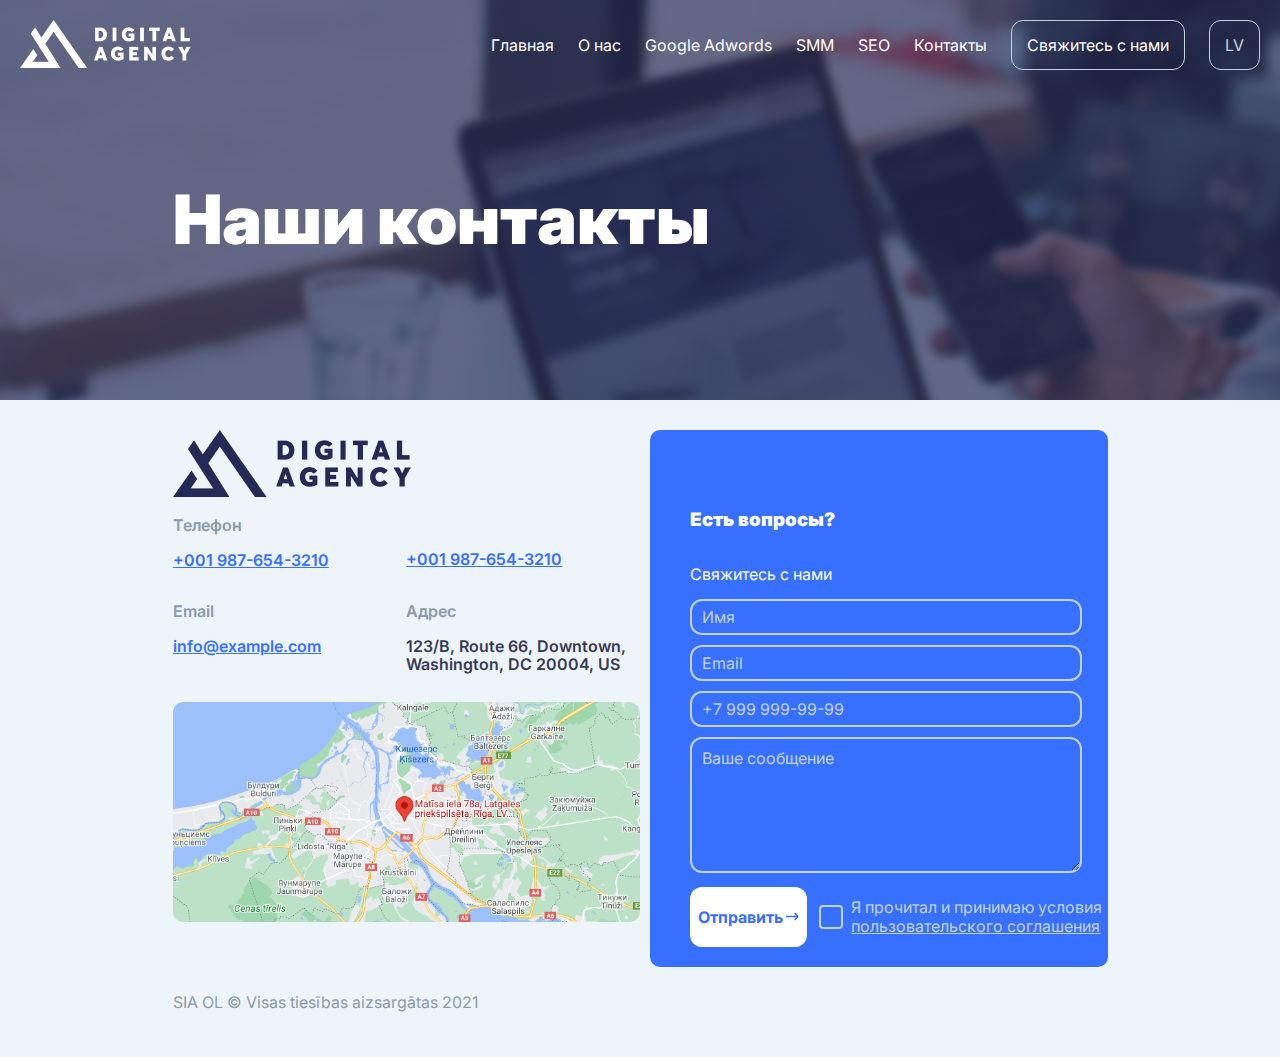
<file: index_3.html>
<!DOCTYPE html>
<html lang="en">

<head>
    <meta charset="UTF-8">
    <meta http-equiv="X-UA-Compatible" content="IE=edge">
    <meta name="viewport" content="width=device-width, initial-scale=1.0">
    <link rel="stylesheet" href="./assets/style/style_3.css">
    <link rel="stylesheet" href="/assets/style/normalize.css">
    <link rel="preconnect" href="https://fonts.googleapis.com">
    <link rel="preconnect" href="https://fonts.gstatic.com" crossorigin>
    <link
        href="https://fonts.googleapis.com/css2?family=IBM+Plex+Mono:wght@400;700&family=Inter:wght@400;500;600;700;900&family=Libre+Franklin:wght@100;400;700&family=Roboto&display=swap"
        rel="stylesheet">
    <title>Contacts</title>
</head>

<body>
    <header class="header">
        <div class="header__nav-container">
            <picture class="header__logo">
                <source srcset="/assets/images/page2/logo.png" media="(min-width: 1024px)">
                <img src="/assets/images/page2/logo-black.png" alt="logo-black">
            </picture>
            <div class="header__nav">
                <a class="header__link" href="http://127.0.0.1:5500/index_6.html">Главная</a>
                <a class="header__link" href="http://127.0.0.1:5500/index_5.html">О нас</a>
                <a class="header__link" href="http://127.0.0.1:5500/index.html">Google Adwords</a>
                <a class="header__link" href="http://127.0.0.1:5500/index_2.html">SMM</a>
                <a class="header__link" href="http://127.0.0.1:5500/index_4.html">SEO</a>
                <a class="header__link" href="http://127.0.0.1:5500/index_3.html">Контакты</a>
                <button class="header__btn btn-blue">Свяжитесь с нами</button>
                <button class="header__btn header__btn-clr btn-grey">LV</button>
                <a class="header__nav-gamburger" href=#><img src="/assets/images/page2/burger-menu.png" alt="menu"></a>
            </div>
        </div>
        <div class="header__text">
            <div class="header__text-inner">
                <h1 class="header__h1">Наши контакты</h1>
            </div>
        </div>
    </header>
    <footer class="footer">
        <div class="footer__container">
            <div class="footer__container-left">
                <div class="footer__inner-container-left">
                    <img src="/assets/images/page1/footer-logo.png" alt="logo">
                    <div class="footer__innercontainer">
                        <div class="footer__text">
                            <p class="footer__text-grey">Телефон</p>
                            <a href="#" class="footer__text-blue">+001 987-654-3210</a>
                        </div>
                        <div class="footer__text text-blue">
                            <a href="#" class="footer__text-blue ">+001 987-654-3210</a>
                        </div>
                        <div class="footer__text">
                            <p class="footer__text-grey">Email</p>
                            <a href="#" class="footer__text-blue">info@example.com</a>
                        </div>
                        <div class="footer__text">
                            <p class="footer__text-grey">Адрес</p>
                            <p class="footer__text-dark">123/B, Route 66, Downtown, Washington, DC
                                20004, US
                            </p>
                        </div>
                    </div>
                </div>
                <img src="/assets/images/page1/footer-map.png" alt="map" class="footer__img">
            </div>
            <div class="footer__form">
                <h3 class="footer__header">Есть вопросы?</h3>
                <p class="footer__form-text">Свяжитесь с нами</p>
                <div class="footer__div-for-input"> <input type="text" name="name" value="Имя" class="footer__input">
                </div>
                <div class="footer__div-for-input"><input type="email" name="email" value="Email" class="footer__input">
                </div>
                <div class="footer__div-for-input"><input type="tel" name="phone" value="+7 999 999-99-99"
                        class="footer__input"></div>
                <div class="footer__div-for-input"><textarea name="text"
                        class="footer__input footer__input_big">Ваше сообщение</textarea>
                </div>
                <div class="footer__container-for-button">
                    <button class="footer__button">Отправить<img src="/assets/images/page1/footer-vector.svg"
                            alt="button"></button>
                    <div class="footer__checkbox">
                        <input class="footer__checkbox-button" id="checkbox" name="checkbox" value="yes">
                        <label for="checkbox" class="label"></label>
                        <div class="footer__checkobox">Я прочитал и принимаю условия <a href="#"
                                class="footer__link">пользовательского
                                соглашения</a></div>
                    </div>
                </div>
            </div>
            <div class="footer__div-for-text-bottom">
                <p class="footer__text-bottom">SIA OL © Visas tiesības aizsargātas 2021</p>
            </div>
        </div>
    </footer>
</body>

</html>
</file>
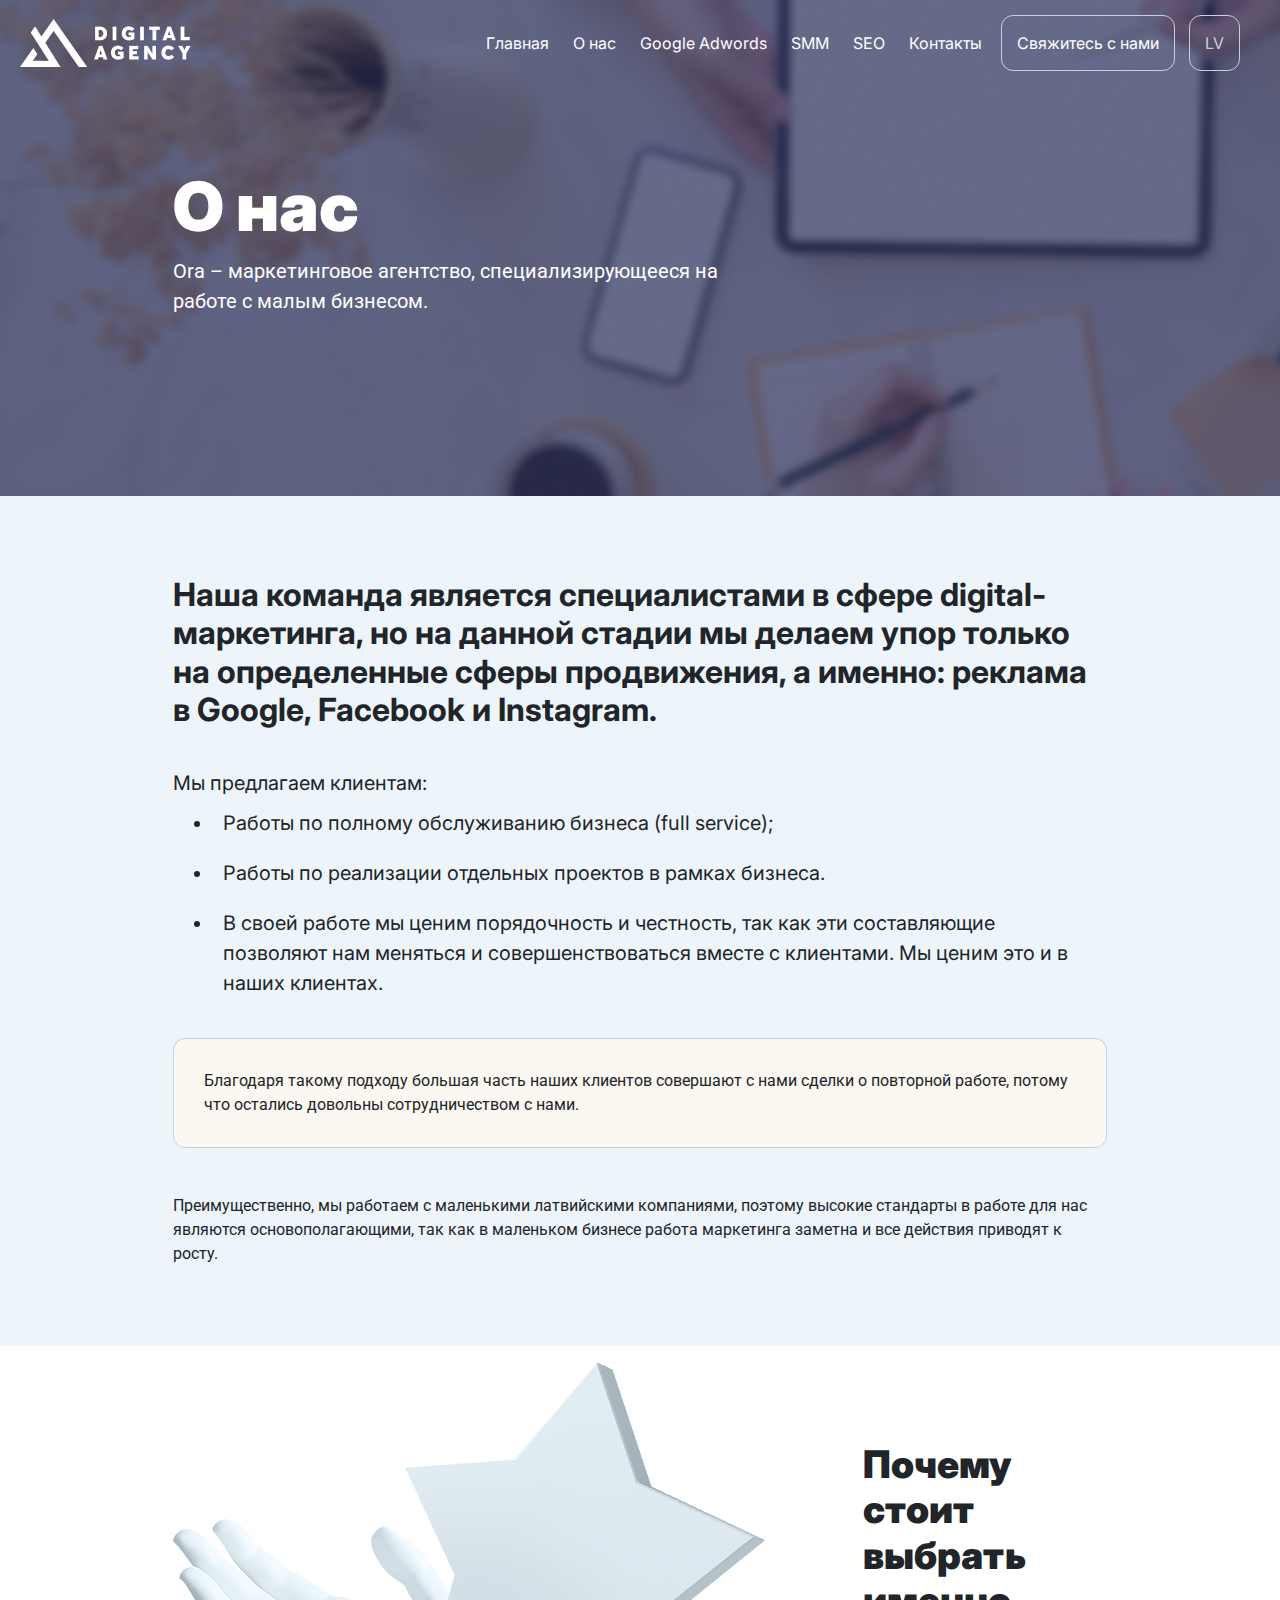
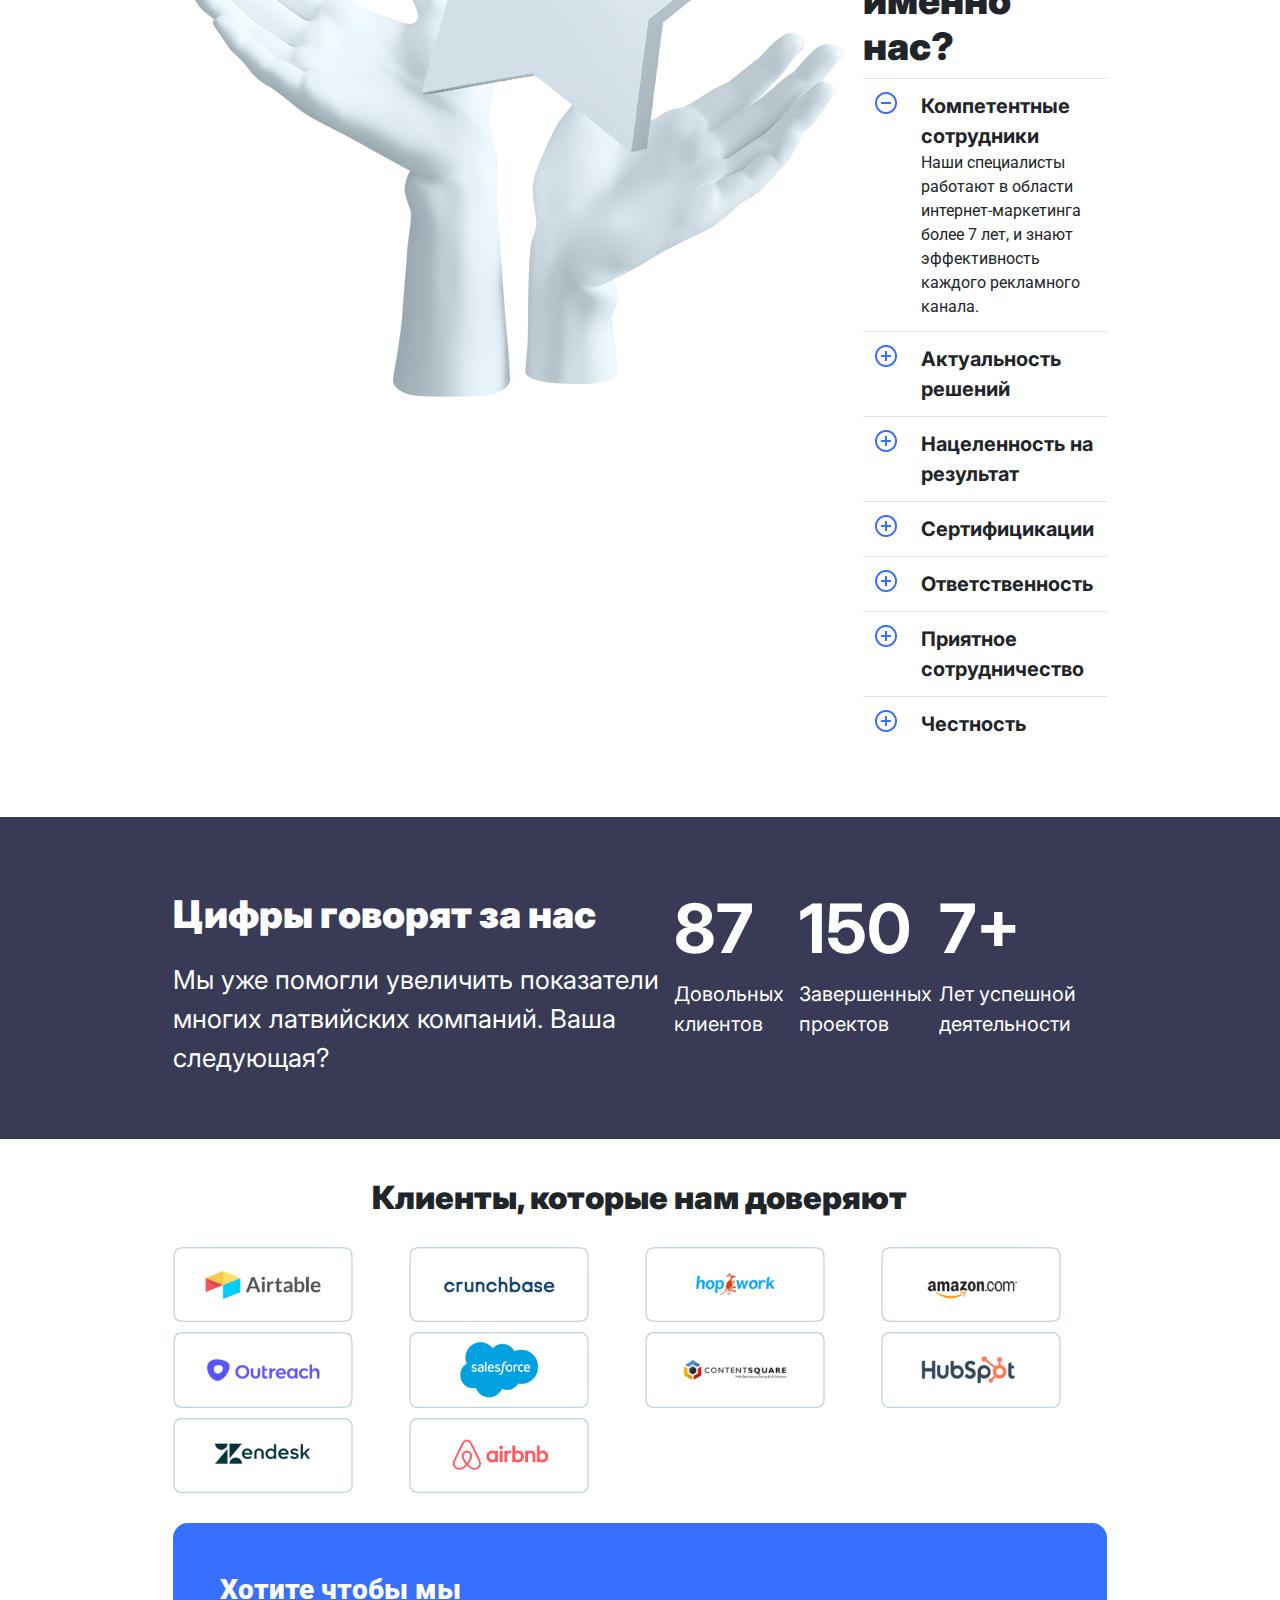
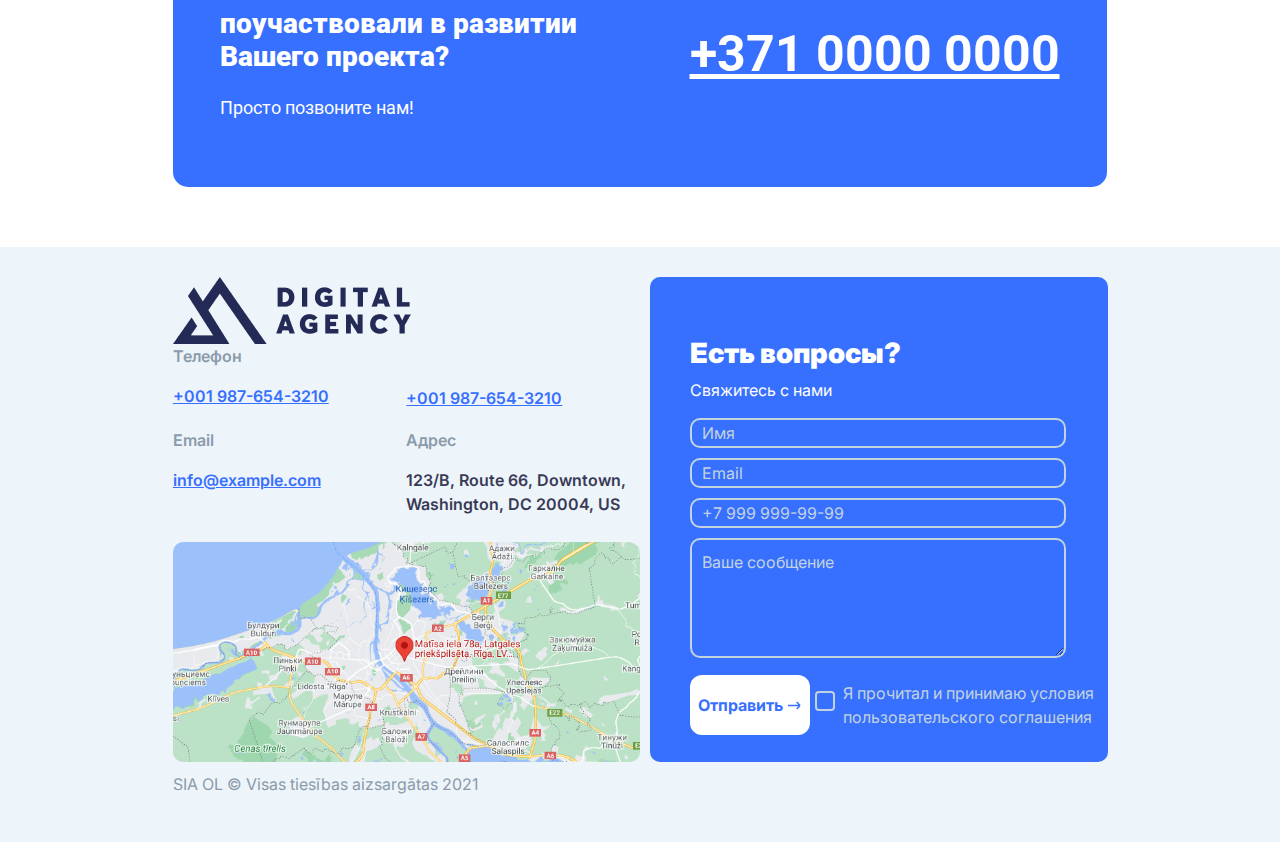
<file: index_5.html>
<!DOCTYPE html>
<html lang="en">

<head>
    <meta charset="UTF-8">
    <meta http-equiv="X-UA-Compatible" content="IE=edge">
    <meta name="viewport" content="width=device-width, initial-scale=1.0, shrink-to-fit=no">
    <link rel="stylesheet" href="./assets/style/style_5.css">
    <link rel="stylesheet" href="./assets/style/normalize.css">
    <link rel="preconnect" href="https://fonts.googleapis.com">
    <link rel="preconnect" href="https://fonts.gstatic.com" crossorigin>
    <link rel="preconnect" href="https://fonts.googleapis.com">
    <link rel="preconnect" href="https://fonts.gstatic.com" crossorigin>
    <link href="https://fonts.googleapis.com/css2?family=Inter:wght@400;500;700;900&family=Roboto&display=swap"
        rel="stylesheet">
    <link rel="stylesheet" href="https://maxcdn.bootstrapcdn.com/bootstrap/4.0.0/css/bootstrap.min.css"
        integrity="sha384-Gn5384xqQ1aoWXA+058RXPxPg6fy4IWvTNh0E263XmFcJlSAwiGgFAW/dAiS6JXm" crossorigin="anonymous">

    <title>About Us</title>

</head>

<body>
    <header class="header">
        <div class="header__nav-container">
            <picture class="header__logo">
                <source srcset="/assets/images/page2/logo.png" media="(min-width: 1025px)">
                <img src="./assets/images/page5/logo-black.png" alt="logo-black">
            </picture>
            <div class="header__nav">
                <a class="link" href="http://127.0.0.1:5500/index_6.html">Главная</a>
                <a class="link" href="http://127.0.0.1:5500/index_5.html">О нас</a>
                <a class="link" href="http://127.0.0.1:5500/index.html">Google Adwords</a>
                <a class="link" href="http://127.0.0.1:5500/index_2.html">SMM</a>
                <a class="link" href="http://127.0.0.1:5500/index_4.html">SEO</a>
                <a class="link" href="http://127.0.0.1:5500/index_3.html">Контакты</a>
                <button class="header__btn btn-blue">Свяжитесь с нами</button>
                <button class="header__btn header__btn-clr btn-grey">LV</button>
                <a class="header__nav-gamburger" href=#><img src="/assets/images/page5/burger-menu.png" alt="menu"></a>
            </div>
        </div>
        <div class="header__about-us-text header__text">
            <div class="header__text-inner">
                <h1 class="header-about-us__h1 header__h1">О нас</h1>
                <p class="header-about-us__p header__p">Ora – маркетинговое агентство, специализирующееся на работе с
                    малым бизнесом.</p>
                <p class="header-about-us__p-1024">Новые клиенты узнают о вашем бизнесе</p>
            </div>
        </div>
    </header>
    <main>
        <section class=" main-about-us">
            <div class="main-about-us__container">
                <h2 class="main-about-us__h2">Наша команда является специалистами в сфере
                    digital-маркетинга, но
                    на данной
                    стадии мы делаем упор только на определенные сферы продвижения, а именно: реклама в Google,
                    Facebook
                    и
                    Instagram.</h2>
                <div class="main-about-us-text p-400">
                    <div class="main-about-us-text">Мы предлагаем клиентам:</div>
                    <ul>
                        <li class="li">Работы по полному обслуживанию бизнеса (full service);</li>
                        <li class="li">Работы по реализации отдельных проектов в рамках бизнеса.</li>
                        <li class="li">В своей работе мы ценим порядочность и честность, так как эти
                            составляющие
                            позволяют нам
                            меняться и
                            совершенствоваться вместе с клиентами. Мы ценим это и в наших клиентах.</li>
                    </ul>
                </div>
                <p class="main-about-us-back">Благодаря такому подходу большая часть наших клиентов
                    совершают с нами
                    сделки о повторной работе, потому что остались довольны сотрудничеством с нами. </p>
                <p class="main-about-us-end">Преимущественно, мы работаем с маленькими латвийскими
                    компаниями,
                    поэтому высокие стандарты в
                    работе
                    для
                    нас являются основополагающими, так как в маленьком бизнесе работа маркетинга заметна и
                    все
                    действия
                    приводят к росту.</p>
            </div>
        </section>
        <section class="why-we">
            <div class="why-we__container">
                <div class="why-we-photo__container">
                    <img src="./assets/images/page5/about_1.png" class="why-we-photo" alt="photo">
                </div>
                <div class="why-we-text">
                    <h3 class="why-we__h3">Почему стоит выбрать именно нас?</h3>
                    <table class="table">
                        <tbody>
                            <tr>
                                <th scope="row"><img src="./assets/images/page5/minus_icon.png" alt="minus-icon"></th>
                                <td><span class="main-selest__table-bold">Компетентные
                                        сотрудники</span><br>Наши
                                    специалисты работают в области
                                    интернет-маркетинга более 7 лет, и знают эффективность каждого
                                    рекламного канала.​
                                </td>
                            </tr>
                            <tr>
                                <th scope="row"><img src="./assets/images/page5/plus_icon.png" alt="plus-icon"></th>
                                <td class="main-selest__table-bold">Актуальность решений​</td>
                            </tr>
                            <tr>
                                <th scope="row"><img src="./assets/images/page5/plus_icon.png" alt="plus-icon"></th>
                                <td class="main-selest__table-bold">Нацеленность на результат​</td>
                            </tr>
                            <tr>
                                <th scope="row"><img src="./assets/images/page5/plus_icon.png" alt="plus-icon"></th>
                                <td class="main-selest__table-bold">Сертифицикации​</td>
                            </tr>
                            <tr>
                                <th scope="row"><img src="./assets/images/page5/plus_icon.png" alt="plus-icon"></th>
                                <td class="main-selest__table-bold">Ответственность​</td>
                            </tr>
                            <tr>
                                <th scope="row"><img src="./assets/images/page5/plus_icon.png" alt="plus-icon"></th>
                                <td class="main-selest__table-bold">Приятное сотрудничество​</td>
                            </tr>
                            <tr>
                                <th scope="row"><img src="./assets/images/page5/plus_icon.png" alt="plus-icon"></th>
                                <td class="main-selest__table-bold">Честность​</td>
                            </tr>
                        </tbody>
                    </table>
                </div>
            </div>
        </section>
        <section class="main-numbers-bg">
            <div class="main-numbers">
                <div class="main__numbers-text">
                    <h4 class="main-numbers__h4">Цифры говорят за нас</h4>
                    <p class="main-numbers__p">Мы уже помогли увеличить показатели многих латвийских
                        компаний. Ваша
                        следующая?</p>
                </div>
                <div class="main__numbers-column">
                    <div class="main__numbers-inner-container">
                        <div class="number bolt-700">87</div>
                        <div class="number-text norm-400">Довольных клиентов</div>
                    </div>
                    <div class="main__numbers-inner-container">
                        <div class="number bolt-700">150</div>
                        <div class="number-text norm-400">Завершенных проектов</div>
                    </div>
                    <div class="main__numbers-inner-container">
                        <div class="number bolt-700">7+</div>
                        <div class="number-text norm-400">Лет успешной деятельности</div>
                    </div>
                </div>
            </div>
        </section>
        <section class="main-trust">
            <div class="main-trust__container">
                <h2 class="main-trust__h2 h2-bold-900">Клиенты, которые нам доверяют​</h2>
                <div class="main-trust__images">
                    <img src="/assets/images/page2/clients_trust_1.png" alt="clients_trust_1">
                    <img src="/assets/images/page2/clients_trust_2.png" alt="clients_trust_2">
                    <img src="/assets/images/page2/clients_trust_3.png" alt="clients_trust_3">
                    <img src="/assets/images/page2/clients_trust_4.png" alt="clients_trust_4">
                    <img src="/assets/images/page2/clients_trust_5.png" alt="clients_trust_5">
                    <img src="/assets/images/page2/clients_trust_6.png" alt="clients_trust_6">
                    <img src="/assets/images/page2/clients_trust_7.png" alt="clients_trust_7">
                    <img src="/assets/images/page2/clients_trust_8.png" alt="clients_trust_8">
                    <img src="/assets/images/page2/clients_trust_9.png" alt="clients_trust_9">
                    <img src="/assets/images/page2/clients_trust_10.png" alt="clients_trust_10">
                </div>
                <div class="main-trust__telephon-container">
                    <div class="main-trust__telephon-text">
                        <h2 class="main-trust__h2-white">Хотите чтобы мы поучаствовали в развитии Вашего
                            проекта?
                        </h2>
                        <p class="main-trust__p">Просто позвоните нам!</p>
                    </div>
                    <div class="main-trust__telephon">+371 0000 0000</div>
                </div>
            </div>
        </section>
    </main>
    <footer class="footer">
        <div class="footer__container">
            <div class="footer__container-left">
                <div class="footer__inner-container-left">
                    <img src="/assets/images/page1/footer-logo.png" alt="logo">
                    <div class="footer__innercontainer">
                        <div class="footer__text">
                            <p class="footer__text-grey">Телефон</p>
                            <a href="#" class="footer__text-blue">+001 987-654-3210</a>
                        </div>
                        <div class="footer__text text-blue">
                            <a href="#" class="footer__text-blue ">+001 987-654-3210</a>
                        </div>
                        <div class="footer__text">
                            <p class="footer__text-grey">Email</p>
                            <a href="#" class="footer__text-blue">info@example.com</a>
                        </div>
                        <div class="footer__text">
                            <p class="footer__text-grey">Адрес</p>
                            <p class="footer__text-dark">123/B, Route 66, Downtown, Washington, DC
                                20004, US
                            </p>
                        </div>
                    </div>
                </div>
                <img src="/assets/images/page1/footer-map.png" alt="map" class="footer__img">
            </div>
            <div class="footer__form">
                <h3 class="footer__header">Есть вопросы?</h3>
                <p class="footer__form-text">Свяжитесь с нами</p>
                <div class="footer__div-for-input"> <input type="text" name="name" placeholder="Имя"
                        class="footer__input">
                </div>
                <div class="footer__div-for-input"><input type="text" name="email" placeholder="Email"
                        class="footer__input">
                </div>
                <div class="footer__div-for-input"><input type="text" name="phone" placeholder="+7 999 999-99-99"
                        class="footer__input"></div>
                <div class="footer__div-for-input"><textarea type="text" placeholder="Ваше сообщение"
                        class="footer__input footer__input-big"></textarea>
                </div>
                <div class="footer__container-for-button">
                    <button class="footer__button">Отправить<img src="/assets/images/page1/footer-vector.svg"
                            class="footer-vector" alt="button"></button>
                    <div class="footer__container-chekbox">
                        <input type="checkbox" class="footer__checkbox-button" id="checkbox" name="checkbox"
                            value="yes">
                        <label for="checkbox" class="label"></label>
                        <div class="footer__checkobox">Я прочитал и принимаю условия <a href="#"
                                class="footer__link">пользовательского
                                соглашения</a></div>
                    </div>
                </div>
            </div>
            <div class="footer__div-for-text-bottom">
                <p class="footer__text-bottom">SIA OL © Visas tiesības aizsargātas 2021</p>
            </div>
        </div>
    </footer>
    <script src="https://code.jquery.com/jquery-3.2.1.slim.min.js"
        integrity="sha384-KJ3o2DKtIkvYIK3UENzmM7KCkRr/rE9/Qpg6aAZGJwFDMVNA/GpGFF93hXpG5KkN" crossorigin="anonymous">
    </script>
    <script src="https://cdnjs.cloudflare.com/ajax/libs/popper.js/1.12.9/umd/popper.min.js"
        integrity="sha384-ApNbgh9B+Y1QKtv3Rn7W3mgPxhU9K/ScQsAP7hUibX39j7fakFPskvXusvfa0b4Q" crossorigin="anonymous">
    </script>
    <script src="https://maxcdn.bootstrapcdn.com/bootstrap/4.0.0/js/bootstrap.min.js"
        integrity="sha384-JZR6Spejh4U02d8jOt6vLEHfe/JQGiRRSQQxSfFWpi1MquVdAyjUar5+76PVCmYl" crossorigin="anonymous">
    </script>
</body>

</html>
</file>
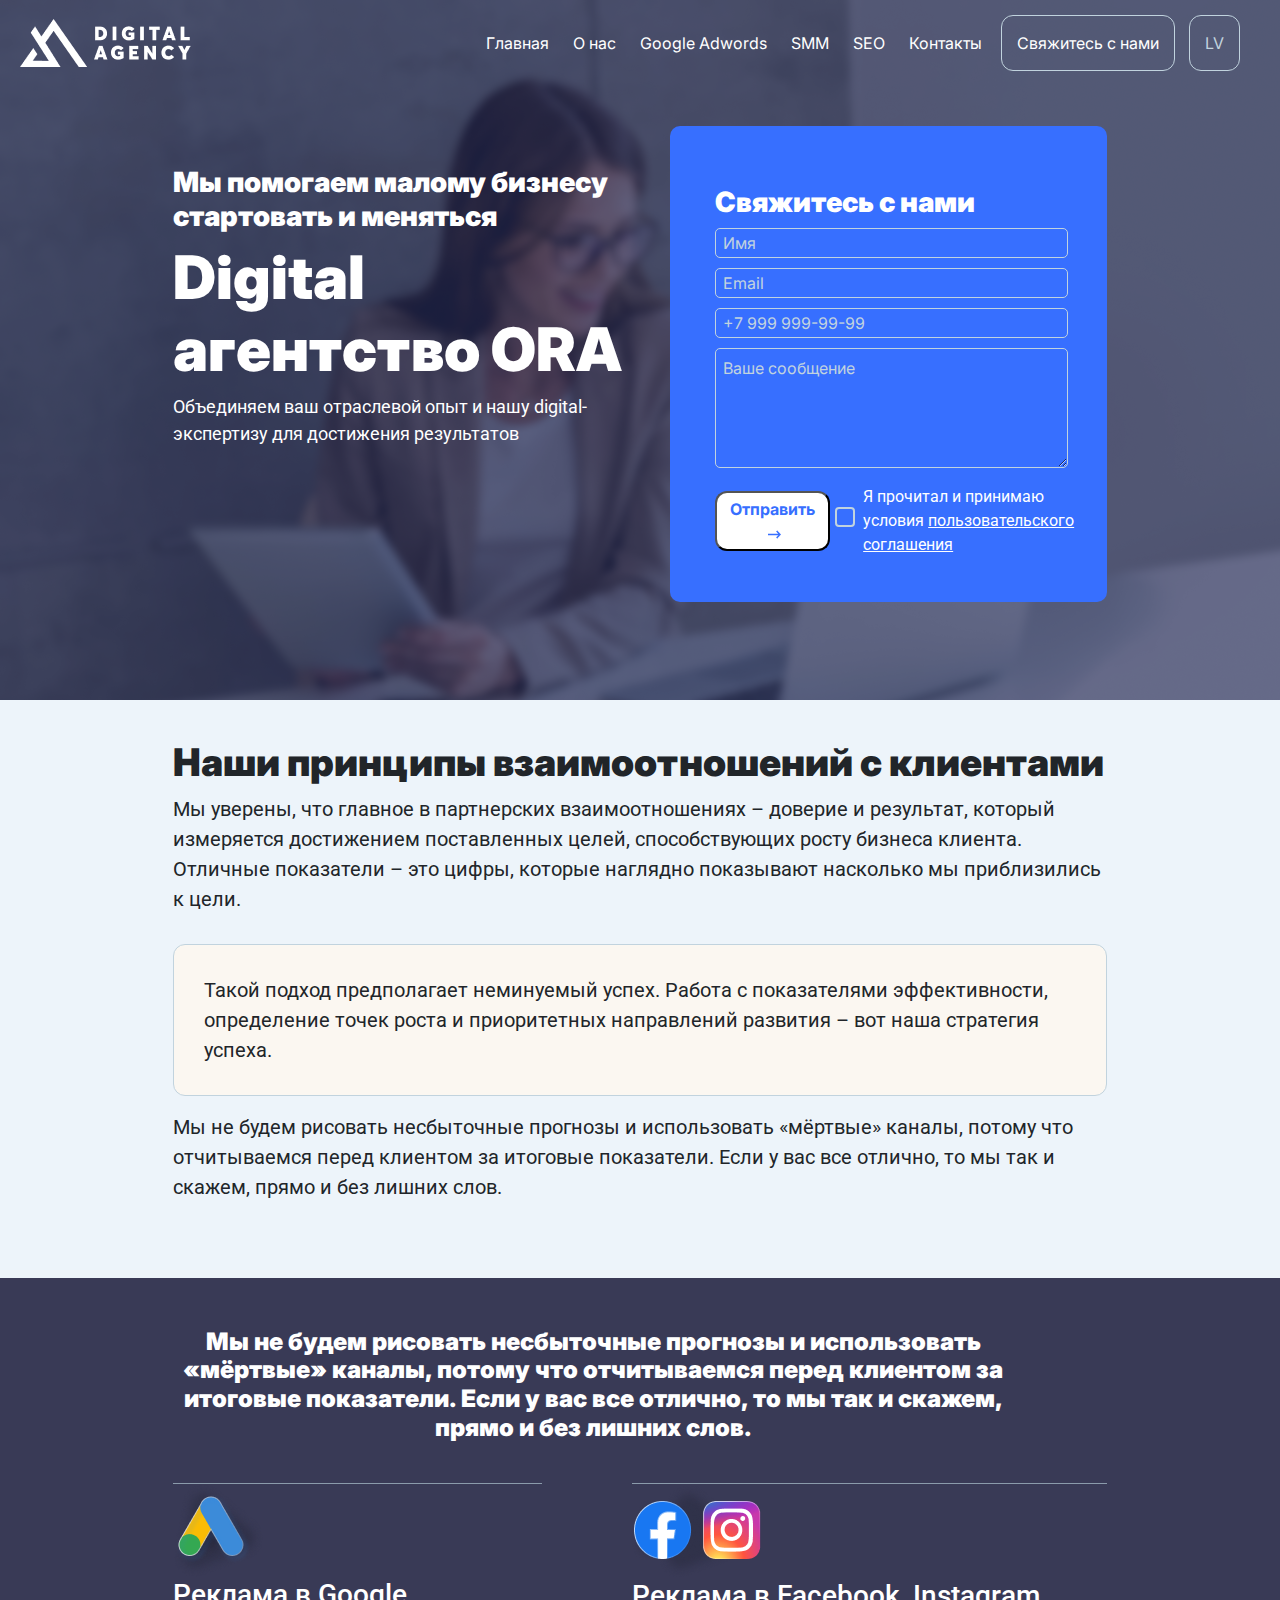
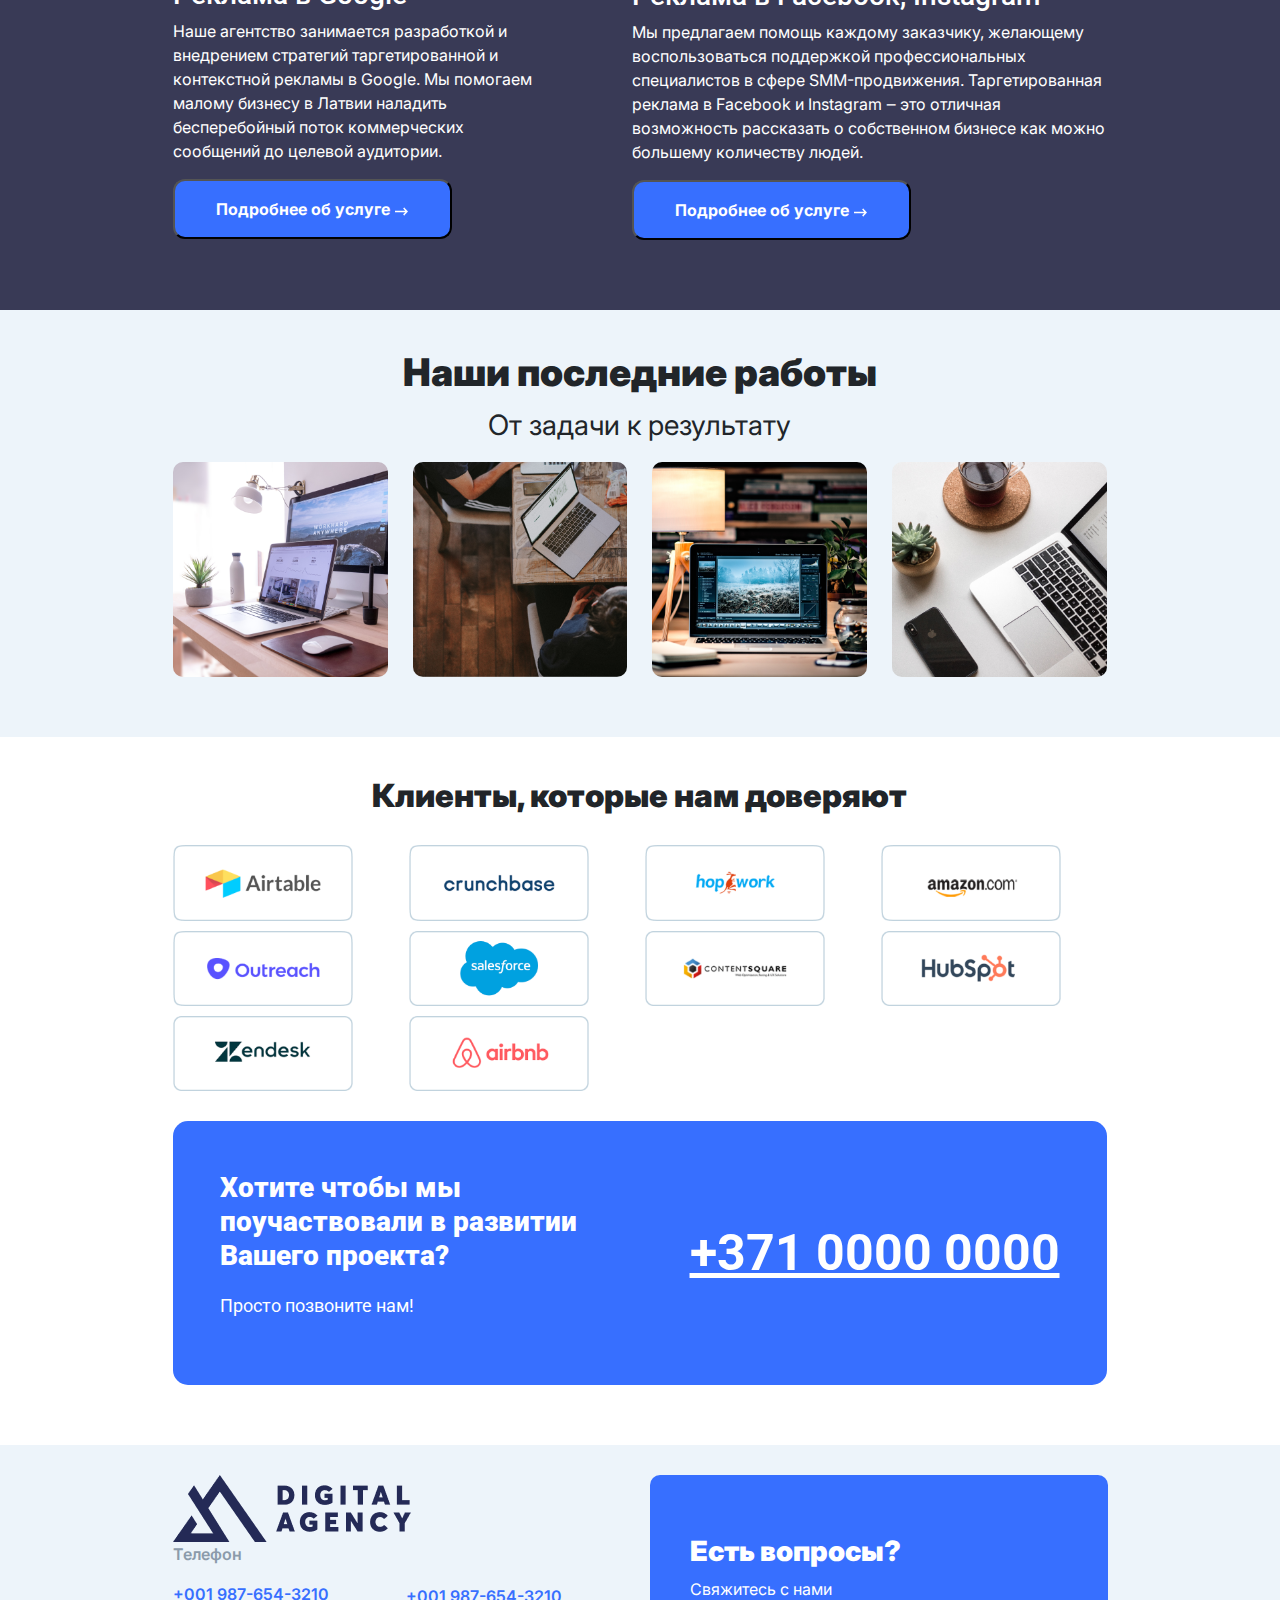
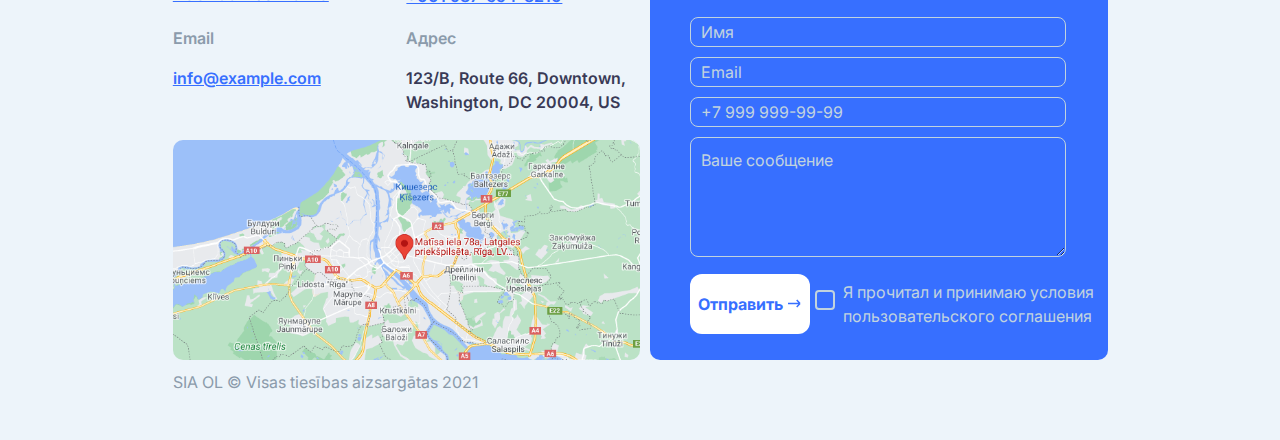
<file: index_6.html>
<!DOCTYPE html>
<html lang="en">

<head>
    <meta charset="UTF-8">
    <meta http-equiv="X-UA-Compatible" content="IE=edge">
    <meta name="viewport" content="width=device-width, initial-scale=1.0">
    <link rel="stylesheet" href="./assets/style/style_6.css">
    <link rel="stylesheet" href="./assets/style/normalize.css">
    <link rel="preconnect" href="https://fonts.googleapis.com">
    <link rel="preconnect" href="https://fonts.gstatic.com" crossorigin>
    <link rel="preconnect" href="https://fonts.googleapis.com">
    <link rel="preconnect" href="https://fonts.gstatic.com" crossorigin>
    <link href="https://fonts.googleapis.com/css2?family=Inter:wght@400;500;700;900&family=Roboto&display=swap"
        rel="stylesheet">
    <link rel="stylesheet" href="https://maxcdn.bootstrapcdn.com/bootstrap/4.0.0/css/bootstrap.min.css"
        integrity="sha384-Gn5384xqQ1aoWXA+058RXPxPg6fy4IWvTNh0E263XmFcJlSAwiGgFAW/dAiS6JXm" crossorigin="anonymous">

    <title>Main</title>
</head>

<body>
    <header class="header">
        <div class="header__nav-container">
            <picture class="header__logo">
                <source srcset="/assets/images/page2/logo.png" media="(min-width: 1025px)">
                <img src="/assets/images/page6/logo-black.png" alt="logo-black">
            </picture>
            <div class="header__nav">
                <a class="link" href="http://127.0.0.1:5500/index_6.html">Главная</a>
                <a class="link" href="http://127.0.0.1:5500/index_5.html">О нас</a>
                <a class="link" href="http://127.0.0.1:5500/index.html">Google Adwords</a>
                <a class="link" href="http://127.0.0.1:5500/index_2.html">SMM</a>
                <a class="link" href="http://127.0.0.1:5500/index_4.html">SEO</a>
                <a class="link" href="http://127.0.0.1:5500/index_3.html">Контакты</a>
                <button class="header__btn btn-blue">Свяжитесь с нами</button>
                <button class="header__btn header__btn-clr btn-grey">LV</button>
                <a class="header__nav-gamburger" href=#><img src="/assets/images/page5/burger-menu.png" alt="menu"></a>
            </div>
        </div>
        <div class="header-main">
            <div class="header-text__container">
                <div class="header-text">
                    <h2 class="header-text__h2">Мы помогаем малому бизнесу стартовать и меняться</h2>
                    <h1 class="header-text__h1">Digital агентство ORA</h1>
                    <p class="header-text__p">Объединяем ваш отраслевой опыт и нашу digital-экспертизу для достижения
                        результатов</p>
                </div>
            </div>
            <div class="header__form">
                <div class="header__form-container">
                    <h3 class="header__h3">Свяжитесь с нами</h3>
                    <div class="header__div-for-input"> <input type="text" name="name" placeholder="Имя"
                            class="header__input">
                    </div>
                    <div class="header__div-for-input"><input type="text" name="email" placeholder="Email"
                            class="header__input">
                    </div>
                    <div class="header__div-for-input"><input type="text" name="phone" placeholder="+7 999 999-99-99"
                            class="header__input"></div>
                    <div class="header__div-for-input"><textarea type="text" placeholder="Ваше сообщение"
                            class="header__input header__input-big"></textarea>
                    </div>

                    <div class="header__container-for-button">
                        <button class="header__button">Отправить<img src="/assets/images/page6/Vector.png"
                                class="header__vector-img" alt="Vector"></button>
                        <div class="checkbox-flex-header">
                            <input type="checkbox" class="header__checkbox-button" id="checkbox" name="checkbox"
                                value="yes">
                            <label for="checkbox" class="label"></label>
                            <div class="header__checkobox">Я прочитал и принимаю условия <a href="#"
                                    class="header__link">пользовательского
                                    соглашения</a></div>
                        </div>
                    </div>
                </div>
            </div>
        </div>
    </header>
    <main>
        <section class="main-princ">
            <div class="main-princ__container">
                <div class="main-princ__photo-container">
                    <img src="./assets/images/page6/1.png" class="main-princ__photo" alt="o nas">
                </div>
                <div class="main-princ-text">
                    <h3 class="main-princ__h3">Наши принципы взаимоотношений с клиентами</h3>
                    <p class="main-princ-p1 R-400">Мы уверены, что главное в партнерских взаимоотношениях – доверие и
                        результат, который измеряется
                        достижением поставленных целей, способствующих росту бизнеса клиента. Отличные показатели – это
                        цифры, которые наглядно показывают насколько мы приблизились к цели.</p>
                    <p class="main-princ-p2 R-400">Такой подход предполагает неминуемый успех. Работа с показателями
                        эффективности, определение
                        точек
                        роста и приоритетных направлений развития – вот наша стратегия успеха.</p>
                    <p class="main-princ-p3 R-400">Мы не будем рисовать несбыточные прогнозы и использовать «мёртвые»
                        каналы, потому что
                        отчитываемся
                        перед клиентом за итоговые показатели. Если у вас все отлично, то мы так и скажем, прямо и без
                        лишних слов.</p>
                </div>
            </div>
        </section>
        <section class="main-prognose-bg">
            <div class="main-prognose__container">
                <h4 class="main-prognose__h4">Мы не будем рисовать несбыточные прогнозы и использовать «мёртвые» каналы,
                    потому что отчитываемся перед клиентом за итоговые показатели. Если у вас все отлично, то мы так и
                    скажем, прямо и без лишних слов.</h4>
                <div class="main-prognose__inner-container">
                    <div class="main-prognose__col col1">
                        <img src="/assets/images/page6/progn-1.png" alt="icon">
                        <h3 class="main-prognose__header3 h3">Реклама в Google</h3>
                        <p class="main-prognose__text">Наше агентство занимается разработкой и внедрением стратегий
                            таргетированной и
                            контекстной рекламы в Google. Мы помогаем малому бизнесу в Латвии наладить бесперебойный
                            поток коммерческих сообщений до целевой аудитории.
                        </p>
                        <button class="main-prognose-btn">Подробнее об услуге<img
                                src="/assets/images/page6/Vector-white.png" class="header__vector-img"
                                alt="Vector"></button>
                    </div>
                    <div class="main-prognose__col col2">
                        <img src="/assets/images/page6/progn-fb-inst.png" alt="icon">
                        <h3 class="main-prognose__header3 h3">Реклама в Facebook, Instagram</h3>
                        <p class="main-prognose__text">Мы предлагаем помощь каждому заказчику, желающему воспользоваться
                            поддержкой
                            профессиональных специалистов в сфере SMM-продвижения. Таргетированная реклама в
                            Facebook и Instagram ‒ это отличная возможность рассказать о собственном бизнесе как
                            можно большему количеству людей.</p>
                        <button class="main-prognose-btn">Подробнее об услуге<img
                                src="/assets/images/page6/Vector-white.png" class="header__vector-img"
                                alt="Vector"></button>
                    </div>
                </div>
            </div>
        </section>
        <section class="our-works-bg">
            <div class="our-works">
                <h5 class="our-works__h5">Наши последние работы</h5>
                <p class="our-works__text">От задачи к результату</p>
                <div class="our-works-photos">
                    <img src="./assets/images/page6/ow1.png" class="our-works-ph" alt="photo">
                    <img src="./assets/images/page6/ow2.png" class="our-works-ph" alt="photo">
                    <img src="./assets/images/page6/ow3.png" class="our-works-ph" alt="photo">
                    <img src="./assets/images/page6/ow4.png" class="our-works-ph" alt="photo">
                </div>
            </div>
        </section>
        <section class="main-trust">
            <div class="main-trust__container">
                <h2 class="main-trust__h2 h2-bold-900">Клиенты, которые нам доверяют​</h2>
                <div class="main-trust__images">
                    <img src="/assets/images/page2/clients_trust_1.png" alt="clients_trust_1">
                    <img src="/assets/images/page2/clients_trust_2.png" alt="clients_trust_2">
                    <img src="/assets/images/page2/clients_trust_3.png" alt="clients_trust_3">
                    <img src="/assets/images/page2/clients_trust_4.png" alt="clients_trust_4">
                    <img src="/assets/images/page2/clients_trust_5.png" alt="clients_trust_5">
                    <img src="/assets/images/page2/clients_trust_6.png" alt="clients_trust_6">
                    <img src="/assets/images/page2/clients_trust_7.png" alt="clients_trust_7">
                    <img src="/assets/images/page2/clients_trust_8.png" alt="clients_trust_8">
                    <img src="/assets/images/page2/clients_trust_9.png" alt="clients_trust_9">
                    <img src="/assets/images/page2/clients_trust_10.png" alt="clients_trust_10">
                </div>
                <div class="main-trust__telephon-container">
                    <div class="main-trust__telephon-text">
                        <h2 class="main-trust__h2-white">Хотите чтобы мы поучаствовали в развитии Вашего проекта?
                        </h2>
                        <p class="main-trust__p">Просто позвоните нам!</p>
                    </div>
                    <div class="main-trust__telephon">+371 0000 0000</div>
                </div>
            </div>
        </section>
    </main>
    <footer class="footer">
        <div class="footer__container">
            <div class="footer__container-left">
                <div class="footer__inner-container-left">
                    <img src="/assets/images/page1/footer-logo.png" alt="logo">
                    <div class="footer__innercontainer">
                        <div class="footer__text">
                            <p class="footer__text-grey">Телефон</p>
                            <a href="#" class="footer__text-blue">+001 987-654-3210</a>
                        </div>
                        <div class="footer__text text-blue">
                            <a href="#" class="footer__text-blue ">+001 987-654-3210</a>
                        </div>
                        <div class="footer__text">
                            <p class="footer__text-grey">Email</p>
                            <a href="#" class="footer__text-blue">info@example.com</a>
                        </div>
                        <div class="footer__text">
                            <p class="footer__text-grey">Адрес</p>
                            <p class="footer__text-dark">123/B, Route 66, Downtown, Washington, DC
                                20004, US
                            </p>
                        </div>
                    </div>
                </div>
                <img src="/assets/images/page1/footer-map.png" alt="map" class="footer__img">
            </div>
            <div class="footer__form">
                <h3 class="footer__header">Есть вопросы?</h3>
                <p class="footer__form-text">Свяжитесь с нами</p>
                <div class="footer__div-for-input"> <input type="text" name="name" placeholder="Имя"
                        class="footer__input">
                </div>
                <div class="footer__div-for-input"><input type="text" name="email" placeholder="Email"
                        class="footer__input">
                </div>
                <div class="footer__div-for-input"><input type="text" name="phone" placeholder="+7 999 999-99-99"
                        class="footer__input"></div>
                <div class="footer__div-for-input"><textarea type="text" placeholder="Ваше сообщение"
                        class="footer__input footer__input-big"></textarea>
                </div>
                <div class="footer__container-for-button">
                    <button class="footer__button">Отправить<img src="/assets/images/page1/footer-vector.svg"
                            class="footer-vector" alt="button"></button>
                    <div class="footer__container-chekbox">
                        <input class="footer__checkbox-button" name="checkbox" value="yes">
                        <label for="checkbox" class="label"></label>
                        <div class="footer__checkobox">Я прочитал и принимаю условия <a href="#"
                                class="footer__link">пользовательского
                                соглашения</a></div>
                    </div>
                </div>
            </div>
            <div class="footer__div-for-text-bottom">
                <p class="footer__text-bottom">SIA OL © Visas tiesības aizsargātas 2021</p>
            </div>
        </div>
    </footer>
    <script src="https://code.jquery.com/jquery-3.2.1.slim.min.js"
        integrity="sha384-KJ3o2DKtIkvYIK3UENzmM7KCkRr/rE9/Qpg6aAZGJwFDMVNA/GpGFF93hXpG5KkN" crossorigin="anonymous">
    </script>
    <script src="https://cdnjs.cloudflare.com/ajax/libs/popper.js/1.12.9/umd/popper.min.js"
        integrity="sha384-ApNbgh9B+Y1QKtv3Rn7W3mgPxhU9K/ScQsAP7hUibX39j7fakFPskvXusvfa0b4Q" crossorigin="anonymous">
    </script>
    <script src="https://maxcdn.bootstrapcdn.com/bootstrap/4.0.0/js/bootstrap.min.js"
        integrity="sha384-JZR6Spejh4U02d8jOt6vLEHfe/JQGiRRSQQxSfFWpi1MquVdAyjUar5+76PVCmYl" crossorigin="anonymous">
    </script>
</body>

</html>
</file>
<file: assets/style/style.css>
.header__text {
    max-width: 73%;
    margin: 0 auto;
}
.header__text-inner {
    width: 50%;
}
.header {
    height: 496px;
    background-image: url(/assets/images/page1/Rectangle\ 4.png);
    width: 100%;
    max-width: 100%;
    font-family: Inter, sans-serif;
    font-style: normal;
}
.header__nav-container {
    display: flex;
    justify-content: space-between;
    align-items: center;
    padding: 10px;
    margin-left: 10px;
}
.header__link {
    text-decoration: none;
    color: white;
    padding: 10px;
    font-size: 16px;
    font-family: 'Inter', sans-serif;
}
.header__link:hover {
    text-decoration: underline;
    color: white;
}
.header__btn {
    padding: 15px;
    margin: 10px;
    color: white;
    background-color: transparent;
    color: white;
    font-family: 'Inter', sans-serif;
    border: 1px solid #C1D3DE;
    box-sizing: border-box;
    border-radius: 12px;
}
.header__btn-clr {
    color: #C1D3DE;
}
.header__text {
    color: white;
    margin-top: 30px;
}
.header__h1 {
    font-size: 50px;
    font-weight: 900;
}
.header__p {
    font-weight: 400;
    font-size: 20px;
}
.info {
    background-color: rgba(237, 244, 250, 1);
    font-family: Inter;
    font-style: normal;
    font-weight: 700;
    color: #242A56;
    display: flex;
    justify-content: center;

}
.info__logo {
    background-color: rgba(251, 247, 241, 1);
    display: flex;
    justify-content: space-around;
    font-family: Inter, sans-serif;
    font-style: normal;
    font-weight: 400;
    border: 1px solid #C1D3DE;
    border-radius: 12px;
    padding-left: 20px;
    padding-right: 15px;
}
.info__logo-img {
    margin-right: 20px;
}
.info__img {
    width: 50%;
    max-width: 100%;
}
.info__container {
    width: 73%;
    display: flex;
    align-items: center;
    justify-content: center;
}
.info__text {
    font-family: Roboto, sans-serif;
    font-style: normal;
    font-weight: 400;
}
.clients__container {
    display: flex;
    flex-direction: column;
    align-items: center;
    justify-content: center;
    padding-top: 30px;
    padding-bottom: 30px;
}
.icon {
    border: 1px solid #C1D3DE;
    border-radius: 12px;
    padding: 30px 30px 30px 30px;
}
.clients__icon {
    display: flex;
    width: 73%;
    justify-content: center;
    align-items: center;
}
.clients__icon-for-mobile {
    display: flex;
}
.containericon,
.about-ads {
    display: flex;
    flex-direction: column;
    justify-content: center;
    align-items: center;
}
.about-ads {
    margin-top: 30px;
    margin-bottom: 30px;
    padding-bottom: 30px;
}
.text {
    font-family: Inter, sans-serif;
    font-style: normal;
    font-weight: 700;
    text-align: center;
}
.h1 {
    font-family: Inter, sans-serif;
    font-style: normal;
    font-weight: 900;
}
.price__container-table-second_for-mobile {
    display: none;
}
.price {
    background-color: rgba(237, 244, 250, 1);
    display: flex;
    flex-direction: column;
    align-items: center;

}
.price__container-main {
    display: flex;
    flex-direction: column;
    align-items: center;
}
.price__container-tables {
    display: grid;
    grid-template-columns: 33% 1fr 1fr;
    grid-gap: 20px
}
.price__line {
    border-top: rgba(193, 211, 222, 1) solid;
    margin-top: 0%;
    margin-bottom: 0%;
    height: 40px;
    padding-left: 10px;
    padding-right: 10px;
    padding-top: 15px;
}
.bottom-line {
    border-bottom: rgba(193, 211, 222, 1) solid;
    padding-bottom: 20px;
}
.line-white {
    background-color: #FFFFFF;
}
.line-blue {
    background-color: rgba(237, 244, 250, 1);
}
.price__container-table-second {
    background: #FFFFFF;
    border: 1px solid #C1D3DE;
    border-radius: 12px;
    font-family: Inter, sans-serif;
    font-style: normal;
    font-weight: 400;
    color: #393A56;
}
.price__container-table-first {
    padding-top: 56%;
    font-family: Inter, sans-serif;
    font-style: normal;
    font-weight: 700;
    color: #393A56;
}
.price__table-header {
    padding-left: 10px;
    padding-right: 10px;
}
.price__button {
    width: 60%;
    height: 40px;
    background: #376FFF;
    border-radius: 12px;
    border: none;
    margin-top: 10px;
    margin-bottom: 30px;
    margin-left: 10px;
    font-family: Inter, sans-serif;
    font-style: normal;
    font-weight: 700;
    color: #FFFFFF;
    display: flex;
    justify-content: space-around;
    align-items: center;
}
.price-text {
    display: flex;
    justify-content: flex-start;
    font-family: Inter, sans-serif;
    font-style: normal;
    font-weight: 400;
    color: #393A56;
    background: #EDF4FA;
    border: 1px solid #C1D3DE;
    border-radius: 12px;
    margin-top: 50px;
    margin-bottom: 50px;
    width: 100%;
    padding-left: 20px;
    padding-top: 20px;
    padding-bottom: 20px;
}
.price__icon {
    margin-right: 20px;
}
.about-ads__cards {
    width: 73%;
}
.about-ads__card {
    display: flex;
    justify-content: center;
}
.about-ads__img {
    width: 50%;
    margin-left: 5%;
    margin-right: 5%;
}
.h3 {
    font-family: Inter, sans-serif;
    font-style: normal;
    font-weight: 700;
}
.about-adds__text {
    font-family: Inter, sans-serif;
    font-style: normal;
    font-weight: 400;
}
.main-offer__container {
    display: flex;
    flex-direction: column;
    align-items: center;
}
.main-offer__text,
.main-offer__inner-container {
    margin-top: 20px;
}
.main-offer__inner-container {
    width: 73%;
    font-family: Inter, sans-serif;
    font-style: normal;
    font-weight: 400;
}
.main-offer__container {
    padding-top: 30px;
    padding-bottom: 30px;
}
.main-offer__heading {
    max-width: 70%;
    margin: 0 auto;
    margin-bottom: 40px;
}
.main-offer__inner-container {
    display: flex;
    align-items: flex-start;
    justify-content: space-between;
}
.main-offer__inner-container div {
    border-top: 1px solid #8B9BAB;
    width: 20%;
}
.main-offer {
    background-color: #393A56;
    color: white;
}
.main-offer__inner-container img {
    padding: 20px;
}
.main-punkts__inner-container {
    border-top: 1px solid rgba(193, 211, 222, 1);
}
.main-punkts {
    display: flex;
    flex-direction: column;
    align-items: center;
}
.main-punkts__container {
    width: 73%;
    display: grid;
    grid-template-columns: 33% 33% 33%;
    grid-template-rows: 50% 50%;
}
.main-punkts__inner-container {
    margin-top: 30px;
    margin-bottom: 30px;
    margin-right: 30px;
    padding-top: 50px;
    font-family: Inter, sans-serif;
    font-style: normal;
    font-weight: 400;
}
.main-result {
    background-color: rgba(237, 244, 250, 1);
    display: flex;
    flex-direction: column;
    align-items: center;
    padding-top: 20px;
    padding-bottom: 20px;
}
.main-result__container {
    width: 73%;
    display: grid;
    grid-template-columns: 1fr 1fr;
    grid-template-rows: 1fr 1fr 1fr;
}
.main-result__icon-container {
    display: grid;
    grid-template-columns: 10% 1fr;
    grid-gap: 20px;
}
.main-result__h3 {
    margin-top: 0;
}
.main-trust__h2-white,
.main-trust__p,
.main-trust__telephon {
    font-family: Inter, sans-serif;
}
.main-trust__images img {
    max-width: 180px;
}
.main-trust__h2 {
    text-align: center;
}
.main-trust__images {
    margin-top: 30px;
    margin-bottom: 30px;
    display: grid;
    grid-template-columns: repeat(auto-fit, minmax(190px, 1fr));
    grid-template-rows: 1fr 1fr;
    gap: 10px;
}
.main-trust__telephon-container {
    display: flex;
    background-color: #376FFF;
    border-radius: 15px;
    justify-content: space-around;
    align-items: center;
    padding-left: 20px;
    padding-right: 20px;
}
.main-trust__telephon {
    font-size: 50px;
    font-weight: 700;
    color: white;
    text-decoration: underline;
}
.main-trust__h2-white {
    font-size: 28px;
    font-weight: 900;
    color: white;
}
.main-trust__p {
    color: white;
    font-size: 18px;
    margin-top: 20px;
}
.main-trust__telephon-container div {
    margin-top: 50px;
    margin-bottom: 50px;
}
.main-trust__telephon-text {
    max-width: 40%;
}
.main-trust__container {
    width: 73%;
    flex-direction: column;
    align-items: center;
}
.main-trust {
    margin-top: 40px;
    margin-bottom: 40px;
    display: flex;
    flex-direction: column;
    align-items: center;
}
.footer {
    background-color: rgba(237, 244, 250, 1);
    display: flex;
    justify-content: center;
    padding-top: 30px;
    padding-bottom: 30px;
}
.footer__container {
    width: 73%;
    display: flex;
    flex-direction: column;
}
.footer__inner-container {
    display: grid;
    grid-template-columns: 50% 49%;
    grid-gap: 10px;
    align-self: center;
}
.footer__container-left {
    display: flex;
    flex-direction: column;
}
.footer__innercontainer {
    display: grid;
    grid-template-columns: 50% 50%;
    grid-template-rows: 50% 50%;
}
.footer__text {
    font-family: Inter, sans-serif;
    font-style: normal;
    font-weight: 600;
}
.footer__text-grey {
    color: #8B9BAB;
}
.footer__text-blue {
    text-decoration-line: underline;
    color: #376FFF;
}
.footer__text-dark {
    color: #393A56;
}
.text-blue {
    display: flex;
    flex-direction: column;
    justify-content: end;
    padding-bottom: 7%;
    ;
}
.footer__text-bottom {
    font-family: Inter, sans-serif;
    font-style: normal;
    font-weight: 400;
    color: #8B9BAB;
}
.footer__img {
    border-radius: 10px;
    margin-top: 40px;
}
.footer__form {
    background-color: #376FFF;
    border-radius: 10px;
    display: flex;
    flex-direction: column;
    padding-left: 40px;
    padding-top: 60px;
    padding-bottom: 20px;
}
.footer__input {
    background: #376FFF;
    border: 2px solid #C1D3DE;
    border-radius: 12px;
    height: 30px;
    font-family: Inter, sans-serif;
    font-style: normal;
    font-weight: 400;
    font-size: 16px;
    color: #C1D3DE;
    width: 90%;
    padding-left: 10px;
}
.footer__input:focus {
    outline: 0;
}
.footer__input_big {
    height: 120px;
    padding-top: 10px;
}
.footer__header {
    font-family: Inter, sans-serif;
    font-style: normal;
    font-weight: 900;
    color: #FFFFFF;
}
.footer__form-text {
    font-family: Inter, sans-serif;
    font-style: normal;
    font-weight: 400;
    color: #FFFFFF;
}
.footer__button {
    background: #FFFFFF;
    border-radius: 12px;
    font-family: Inter, sans-serif;
    font-style: normal;
    font-weight: 700;
    color: #376FFF;
    width: 208px;
    height: 60px;
    display: flex;
    justify-content: space-around;
    align-items: center;
    border: none;
    margin-right: 5px;
}
.footer__checkobox {
    font-family: Inter, sans-serif;
    font-style: normal;
    font-weight: 400;
    color: #C1D3DE;
}
.footer__link {
    font-family: Inter, sans-serif;
    font-style: normal;
    font-weight: 400;
    color: #C1D3DE;
}
.footer__container-for-button {
    display: flex;
    align-items: center;
}
.footer__div-for-input {
    margin-bottom: 10px;
}
.footer__checkbox-button {
    margin-left: 10px;
    margin-right: 10px;

}
.footer__checkbox-button {
    display: none;
}
.footer__checkbox-button+label {
    display: inline-flex;
    align-items: center;
    user-select: none;
}
.footer__checkbox-button+label::before {
    content: '';
    display: inline-block;
    width: 20px;
    height: 20px;
    flex-shrink: 0;
    flex-grow: 0;
    border: 2px solid #C1D3DE;
    background: #376FFF;
    border-radius: 4px;
    margin-right: 0.5em;
    background-repeat: no-repeat;
    background-position: center center;
    background-size: 50% 50%;
}
.footer__checkbox-button:checked+label::before {
    border-color: #C1D3DE;
    background-color: #0b76ef;
    background-image: url("data:image/svg+xml,%3csvg xmlns='http://www.w3.org/2000/svg' viewBox='0 0 8 8'%3e%3cpath fill='%23fff' d='M6.564.75l-3.59 3.612-1.538-1.55L0 4.26 2.974 7.25 8 2.193z'/%3e%3c/svg%3e");
}
.footer__container-chekbox {
    display: flex;
}

@media screen and (max-width: 767px) {
    .header {
        height: 376px;
    }

    .header .header__nav-container {
        background-color: #FFFFFF;
        margin: 0px;
        height: 80px;
    }

    .header__text {
        width: 95%;
    }

    .header__link {
        display: none;
    }

    .header__btn {
        display: none;
    }

    .header__h1 {
        font-size: 32px;
    }

    .header__p {
        font-size: 16px;
    }

    .header__text-inner {
        width: 100%;
        margin-top: 30px;
    }

    .header__nav-gamburger {
        margin-right: 20px;
        margin-left: 10px;
    }

    .header__logo {
        margin-left: 20px;
    }

    .info {
        max-width: 100%;
        margin: 0 auto;
    }

    .info__container {
        width: 95%;
        display: flex;
        flex-direction: column;
        align-items: center;
        justify-content: center;
        padding-top: 30px;
    }

    .info__img {
        width: 95%;
    }

    .clients {
        display: flex;
        flex-direction: column;
        align-items: center;
    }

    .clients__container {
        width: 95%;
        display: flex;
        flex-direction: column;
        align-items: center;
        justify-content: center;
    }

    .clients__icon {
        display: flex;
        flex-direction: column;
        align-items: center;
        justify-content: center;
    }

    .clients__header {
        text-align: center;
        font-size: 20px;
    }

    .clients__icon-for-mobile {
        display: flex;
        justify-content: center;
        align-items: center;
    }

    .clients__icon-img {
        padding: 10px;
    }

    .clients__icon-text {
        font-family: Inter, sans-serif;
        font-style: normal;
        font-weight: 700;
        font-size: 10px;
    }

    .clients__second-row-icon {
        padding-left: 10px;
    }

    .price__container-table-first {
        display: none;
    }

    .price__container-main {
        display: flex;
        flex-direction: column;
        align-items: center;
    }

    .price__container-tables {
        display: flex;
        flex-direction: column;
        align-items: center;
    }

    .price__container-table-second_not-for-mobile {
        display: none;
    }

    .price__container-table-second_for-mobile {
        display: flex;
        flex-direction: column;
    }

    .price__line {
        display: flex;
        justify-content: space-between;
    }

    .price__icon-table {
        padding-bottom: 10px;
        margin-right: 10px;
    }

    .price__button {
        width: 95%;
        margin: 0 auto;
        margin-top: 20px;
        margin-bottom: 20px;
        display: flex;
        justify-content: center;
    }

    .price__bottom-icon {
        padding-left: 20px;
    }

    .price-text {
        display: flex;
        flex-direction: column;
    }

    .price__icon {
        width: 10%;
    }

    .price-text {
        width: 80%;
    }

    .about-ads {
        display: flex;
        flex-direction: column;
        align-items: center;
    }

    .about-ads__header {
        text-align: center;
        width: 95%;
    }

    .about-ads__cards {
        width: 95%;
        display: flex;
        flex-direction: column;
    }

    .about-ads__card {
        width: 100%;
        display: flex;
        flex-direction: column;
        align-items: center;
    }

    .about-ads__card_reverse {
        width: 100%;
        display: flex;
        flex-direction: column-reverse;
        align-items: center;
    }

    .about-ads__img {
        width: 100%;
    }

    .main-offer__container {
        width: 95%;
        display: flex;
        flex-direction: column;
        align-items: center;
    }

    .main-offer__header {
        text-align: center;
    }

    .main-offer__inner-container {
        display: flex;
        flex-direction: column;
        width: 95%;
        justify-content: stretch;
    }

    .main-offer__small-container {
        display: flex;
        flex-direction: column;
        width: 100%;
    }

    .main-offer__inner-container div {
        width: 100%;
    }

    .main-offer__icon {
        width: 20%;
    }

    .main-punkts {
        display: flex;
        flex-direction: column;
        align-items: center;
        width: 100%;
    }

    .main-punkts__container {
        display: flex;
        flex-direction: column;
        width: 95%;
        align-items: center;
    }

    .main-punkts__inner-container {
        display: flex;
        flex-direction: column;
        align-items: flex-start;
        padding-top: 20px;
        margin-right: 0;
    }

    .main-punkts__inner-container_second {
        width: 100%;
    }

    .main-result {
        display: flex;
        flex-direction: column;
        align-items: center;
    }

    .main-result__header {
        text-align: center;
    }

    .main-result__container {
        display: flex;
        flex-direction: column;
        width: 100%;
    }

    .main-result__icon-container {
        width: 95%;
        display: flex;
        margin-bottom: 25px;
    }

    .main-result__icon {
        width: 48px;
        height: 48px;
    }

    .main-result__h3 {
        font-size: 16px;
    }

    .main-result__h3_last {
        padding-right: 10px;
    }

    .main-trust {
        width: 100%;
        display: flex;
        flex-direction: column;
        align-items: center;
    }

    .main-trust__images img {
        max-width: 139px;
    }

    .main-trust__container {
        width: 95%;
        display: flex;
        flex-direction: column;
        align-items: center;
    }

    .main-trust__images {
        display: grid;
        grid-template-columns: 1fr 1fr;
        gap: 10px;
    }

    .main-trust__telephon-container {
        font-family: Inter, sans-serif;
        display: flex;
        flex-direction: column;
        align-items: center;
    }

    .main-trust__telephon-text {
        max-width: 100%;
        padding-left: 30px;
        padding-right: 30px;
        margin-bottom: 0px;
    }

    .main-trust__h2-white {
        padding-bottom: 20px;
    }

    .main-trust__telephon {
        font-size: 28px;
    }

    .main-trust__p {
        margin-bottom: 20px;
    }

    .main-trust__telephon-container div {
        margin-top: 0px;
        margin-bottom: 30px;
    }

    .footer__container {
        width: 95%;
    }

    .footer__inner-container {
        display: flex;
        flex-direction: column-reverse;
        align-items: center;
    }

    .footer__form {
        width: 280px;
        padding-left: 10px;
        padding-top: 60px;
        padding-bottom: 20px;
    }

    .footer__container-for-button {
        display: flex;
        flex-direction: column;
    }

    .footer__button {
        width: 95%;
        height: 48px;
        margin-bottom: 10px;
        justify-content: center;
    }

    .fotter__img-button {
        padding-left: 10px;
    }

    .footer__container-left {
        display: flex;
        flex-direction: column;
        width: 100%;
        padding-left: 10px;
        padding-top: 60px;
        padding-bottom: 20px;
    }

    .footer__innercontainer,
    .footer__text {
        display: flex;
        flex-direction: column;
        margin-bottom: 5px;
    }

    .footer__text-blue {
        margin-top: 10px;
    }

    .footer__logo {
        width: 50%;
    }

    .footer__img {
        margin-top: 0;
        padding-top: 0;
        width: 100%;
        height: 250px;
    }

    .footer__inner-container-left {
        display: flex;
        flex-direction: column;
        width: 95%;
    }

    .footer__text-bottom {
        padding-left: 15px;
        font-size: 15px;
    }
}


@media screen and (min-width: 1024px) {

    .header__nav-gamburger {
        display: none;
    }

    .info__container,
    .about-ads__cards,
    .main-offer__inner-container,
    .main-punkts__container,
    .main-result__container,
    .main-trust__container,
    .footer__container {
        width: 95%;
    }

    .footer__inner-container {
        width: 100%;
    }

    .clients__container {
        display: flex;
        flex-direction: column;
        align-items: center;
    }

    .clients__header {
        text-align: center;
    }

    .clients__icon,
    .clients__icon-for-mobile {
        width: 95%;
        display: flex;
        justify-content: space-between;
        margin-top: 20px;
    }

    .price__container-main {
        width: 95%;
        margin-top: 40px;
    }

    .price__header,
    .main-result__header {
        padding-bottom: 40px;
    }

    .price__container-tables {
        width: 100%;
    }

    .price__container-table-first {
        padding-top: 129px;
    }

    .main-trust__images {
        display: grid;
        grid-template-columns: repeat(5, 1fr);
        gap: 10px;
    }
}


@media screen and (min-width:768px) and (max-width: 1023px) {

    .header .header__nav-container {
        background-color: #FFFFFF;
        margin: 0px;
        height: 80px;
    }

    .header__link {
        display: none;
    }

    .header__nav-gamburger {
        margin-right: 20px;
        margin-left: 10px;
    }

    .header__logo {
        margin-left: 20px;
    }

    .header__h1 {
        font-size: 48px;
    }

    .header__p {
        font-size: 16px;
    }

    .header__text-inner {
        margin-top: 50px;
    }

    .btn-blue {
        border: 1px solid #376FFF;
        color: #376FFF;
        font-weight: bold;
    }

    .btn-grey {
        border: 1px solid #376FFF;
        color: #8B9BAB;
        font-weight: bold;
    }

    .header__h1 {
        font-size: 48px;
    }

    .header__p {
        font-size: 20px;
    }

    .info__container,
    .about-ads__cards,
    .main-offer__inner-container,
    .main-punkts__container,
    .main-result__container,
    .main-trust__container,
    .footer__container,
    .price__container-main,
    .header__text,
    .footer__container {
        width: 90%;
    }

    .footer__inner-container {
        width: 100%;
    }

    .footer__text-bottom {
        margin-top: 0;
    }


    .footer__innercontainer {
        display: flex;
        flex-direction: column;
        justify-content: space-evenly;
    }

    .footer__form {
        padding-left: 15px;
    }

    .clients__container {
        display: flex;
        flex-direction: column;
        align-items: center;
    }

    .clients__header {
        text-align: center;
    }

    .clients__icon,
    .clients__icon-for-mobile {
        width: 95%;
        display: flex;
        justify-content: space-between;
        margin-top: 20px;
    }

    .price__container-table-first {
        padding-top: 147px;
    }

    .price__button {
        width: 176px;
        height: 60px;
        margin-left: 15px;
        padding-left: 30px;
        padding-right: 30px;
        margin-top: 25px;
    }

    .about-ads__img {
        max-width: 40%;
        height: 40%;
    }

    .main-trust__images img {
        width: 160px;
    }

    .main-trust__images {
        width: 100%;
        display: grid;
        grid-template-columns: repeat(4, 1fr);
    }

    .main-trust__img9 {
        grid-column: 2/3;
    }
}
</file>
<file: assets/style/style_2.css>
.main-example__container,
.main-structure__container,
.main-target,
.main-why-target__container,
.main-about__container,
.main-settings__container,
.main-aim__container,
.main-price__container,
.main-select__container,
.header__text,
.main-trust__container {
    max-width: 73%;
    margin: 0 auto;
}

body {
    font-family: Inter, sans-serif;
    font-style: normal;
}

.header__text-inner {
    width: 50%;
}

.header {
    height: 496px;
    background-image: url(/assets/images/page2/header.png);
    width: 100%;
    max-width: 100%;
}

.header__nav-container {
    display: flex;
    justify-content: space-between;
    align-items: center;
    padding: 10px;
    margin-left: 10px;
}

.header__link {
    text-decoration: none;
    color: white;
    padding: 10px;
    font-size: 16px;
    font-family: 'Inter', sans-serif;
}

.header__link:hover {
    text-decoration: underline;
    color: white;
}

.header__btn {
    padding: 15px;
    margin: 10px;
    color: white;
    background-color: transparent;
    color: white;
    font-family: 'Inter', sans-serif;
    border: 1px solid #C1D3DE;
    box-sizing: border-box;
    border-radius: 12px;
}

.header__btn-clr {
    color: #C1D3DE;
}

.header__text {
    color: white;
    margin-top: 30px;
}

.header__h1 {
    font-size: 50px;
    font-weight: 900;
}

.header__p {
    font-size: 20px;
}

.main-about__container {
    display: flex;
    align-items: center;
    justify-content: space-between;
    align-content: flex-start;
    padding-bottom: 30px;
    padding-top: 30px;
}

.main-about__social-media {
    display: flex;
    background-color: #FBF7F1;
    border: 1px solid #C1D3DE;
    border-radius: 12px;
    align-items: flex-start;
    padding-top: 20px;
}

.main-about__image {
    max-width: 50%;
    margin-right: 30px;
}

.main-about,
.main-aim {
    background-color: #EDF4FA;
}

.main-about__inner-container {
    max-width: 50%;
}

.main-about__text,
.main-about__inner-container h2 {
    margin-bottom: 30px;
}

.main-example__h3 {
    margin-top: 20px;
    margin-bottom: 20px;
}

.main-example .main-example__table {
    margin-bottom: 40px;
}

.main-structure__container {
    padding-bottom: 30px;
}

.main-example__table-bold {
    font-weight: 700;
}

.main-example__container {
    padding-top: 30px;
}

.main-example__heading {
    max-width: 62%;
    margin: 0 auto;
    text-align: center;
}

.main-structure,
.main-price {
    background-color: #EDF4FA;
}


/* Строки таблицы */
.main__table-white {
    background-color: white;
}

.main__table-blue {
    background-color: #EDF4FA;
}


.main-target__container {
    display: grid;
    grid-template-columns: 50% 50%;
    align-items: center;
    margin-bottom: 20px;

}

.main-target__text {
    font-size: 16px;
}

.main-target__img {
    max-width: 100%;

}

.main-target__h3 {
    font-size: 26px;
}

.h2-bold-900 {
    font-weight: 900;
    font-size: 38px;
}

.p-700 {
    font-size: 20px;
    font-weight: 700;
}

.main-why-target p,
.p-400 {
    font-size: 20px;
    font-weight: 400;
}

.h3-400 {
    font-size: 26px;
}

.main-why-target__container {
    padding-top: 30px;
    padding-bottom: 30px;
}

.main-why-target__heading {
    max-width: 70%;
    margin: 0 auto;
    margin-bottom: 40px;
}

.main-why-target__inner-container {
    display: flex;
    align-items: flex-start;
    justify-content: space-between;
}

.main-why-target__inner-container div {
    border-top: 1px solid #8B9BAB;
    width: 20%;
}

.main-why-target {
    background-color: #393A56;
    color: white;
}

.main-why-target__inner-container img {
    padding: 20px;
}

.main-why-target__h2 {
    text-align: center;
}

.main-settings__parameters {
    display: flex;
    justify-content: space-between;
}

.main-settings__down {
    border: 1px solid #C1D3DE;
    background-color: #EDF4FA;
    border-radius: 10px;
    padding: 10px;
}

.main-settings__p-bold {
    font-weight: bold;
}

.main-settings__container {
    padding-top: 30px;
    padding-bottom: 40px;
}

.main-settings__aim {
    display: flex;
    justify-content: space-between;
}

.main-settings__inner {
    width: 25%;
}

.main-settings__inner {
    display: flex;
    flex-direction: column;
    align-items: flex-start;
    justify-content: flex-start;
}

.main-settings__h2 {
    font-size: 38px;
    font-weight: 900;
}

.main-settings__h3 {
    font-size: 26px;
    font-weight: 700;
}

.main-settings__h3-thin {
    font-size: 26px;
    font-weight: 400;
    margin-top: 20px;
    margin-bottom: 20px;
}

.main-settings__p {
    margin-top: 20px;
    margin-bottom: 20px;
}

.main-settings__h2-margin {
    margin-top: 40px;
    margin-bottom: 10px;
}

.main-settings__h3-margin {
    margin-top: 40px;
}

.main-settings img {
    margin-right: 10px;
}

.main-settings__item {
    display: flex;
    align-items: center;
    margin-top: 10px;
}

.main-settings__inner-2 {
    width: 33%;
    display: flex;
    margin-bottom: 15px;
    margin-top: 5px;
}

/* Центрирование заголовков */
.main-target__h2 {
    text-align: center;
    margin-bottom: 40px;
    margin-top: 30px;
}

.main-example__h2,
.main-price__h2 {
    margin-top: 30px;
    margin-bottom: 20px;
    text-align: center;
}

.main-structure__h2 {
    text-align: center;
    padding-top: 30px;
    padding-bottom: 20px;
}

.main-aim__h2 {
    text-align: center;
    padding-top: 30px;
    padding-bottom: 20px;
}

.main-aim__p {
    max-width: 840px;
    margin: 0 auto;
    text-align: center;
    padding-bottom: 20px;
}

.main-price__h2 {
    text-align: center;
    margin-bottom: 30px;
}

.main-aim__container {
    padding-bottom: 30px;
}

.main-select__container {
    padding-top: 30px;
    padding-bottom: 30px;
}

.main-select__h3 {
    margin-bottom: 20px;
}

.main-price__budget {
    margin-top: 30px;
    margin-bottom: 30px;
    display: flex;
    border: 1px solid #C1D3DE;
    border-radius: 10px;
    align-items: center;
}

.main-price__icon {
    height: 100%;
    margin-right: 20px;
    margin-left: 20px;
}

.main-price__text {
    padding: 20px;
    padding-top: 35px;
}

.main-price__euro,
.main-selest__table-bold {
    font-weight: bold;
}

.main-price__container,
.main-trust__container {
    padding-top: 30px;
    padding-bottom: 40px;
}

.main-trust__images img {
    max-width: 180px;
}

.main-trust__h2 {
    text-align: center;
}

.main-trust__images {
    margin-top: 30px;
    margin-bottom: 30px;
    display: grid;
    grid-template-columns: repeat(auto-fit, minmax(190px, 1fr));
    grid-template-rows: 1fr 1fr;
    gap: 10px;
}

.main-trust__telephon-container {
    display: flex;
    background-color: #376FFF;
    border-radius: 15px;
    justify-content: space-around;
    align-items: center;
}

.main-trust__telephon {
    font-size: 50px;
    font-weight: 700;
    color: white;
    text-decoration: underline;
}

.main-trust__h2-white {
    font-size: 28px;
    font-weight: 900;
    color: white;
}

.main-trust__p {
    color: white;
    font-size: 18px;
    margin-top: 20px;
}

.main-trust__telephon-container div {
    margin-top: 50px;
    margin-bottom: 50px;
}

.main-trust__telephon-text {
    max-width: 40%;
}

.footer {
    background-color: rgba(237, 244, 250, 1);
    display: flex;
    justify-content: center;
    padding-top: 30px;
    padding-bottom: 30px;
}

.footer__container {
    width: 73%;
    display: grid;
    grid-template-columns: 50% 49%;
    grid-gap: 10px;
    align-self: center;
}

.footer__container-left {
    display: flex;
    flex-direction: column;
}

.footer__innercontainer {
    display: grid;
    grid-template-columns: 50% 50%;
    grid-template-rows: 50% 50%;
}

.footer__text {
    font-family: Inter, sans-serif;
    font-style: normal;
    font-weight: 600;
}

.footer__text-grey {
    color: #8B9BAB;
    margin-top: 20px;
}

.footer__text-blue {
    text-decoration-line: underline;
    color: #376FFF;
}

.footer__text-dark {
    color: #393A56;
}

.text-blue {
    display: flex;
    flex-direction: column;
    justify-content: end;
    padding-bottom: 18px;
    
}

.footer__text-bottom {
    font-family: Inter, sans-serif;
    font-style: normal;
    font-weight: 400;
    color: #8B9BAB;
}

.footer__img {
    border-radius: 10px;
    margin-top: 30px;
}

.footer__form {
    background-color: #376FFF;
    border-radius: 10px;
    display: flex;
    flex-direction: column;
    padding-left: 40px;
    padding-top: 60px;
    padding-bottom: 20px;

}

.footer__input {
    background: #376FFF;
    border: 2px solid #C1D3DE;
    border-radius: 12px;
    height: 30px;
    font-family: Inter, sans-serif;
    font-style: normal;
    font-weight: 400;
    font-size: 16px;
    color: #C1D3DE;
    width: 90%;
    padding-left: 10px;
}

.footer__input:focus {
    outline: 0;
}

.footer__input_big {
    height: 120px;
    padding-top: 10px;
}

.footer__header {
    font-family: Inter, sans-serif;
    font-style: normal;
    font-weight: 900;
    color: #FFFFFF;
    
}

.footer__form-text {
    font-family: Inter, sans-serif;
    font-style: normal;
    font-weight: 400;
    color: #FFFFFF;
}

.footer__button {
    background: #FFFFFF;
    border-radius: 12px;
    font-family: Inter, sans-serif;
    font-style: normal;
    font-weight: 700;
    color: #376FFF;
    width: 208px;
    height: 60px;
    display: flex;
    justify-content: space-around;
    align-items: center;
    border: none;
    margin-right: 5px;
}


.footer__checkobox {
    font-family: Inter, sans-serif;
    font-style: normal;
    font-weight: 400;
    color: #C1D3DE;
}


.footer__link {
    font-family: Inter, sans-serif;
    font-style: normal;
    font-weight: 400;
    color: #C1D3DE;
}

.footer__link:hover {
    color: white;
}

.footer__container-for-button {
    display: flex;
    align-items: center;
}

.footer__div-for-input {
    margin-bottom: 10px;
}

.footer__checkbox-button {
    margin-left: 10px;
    margin-right: 10px;

}

.footer__checkbox-button {
    display: none;
}

.footer__checkbox-button+label {
    display: inline-flex;
    align-items: center;
    user-select: none;
}

.footer__checkbox-button+label::before {
    content: '';
    display: inline-block;
    width: 20px;
    height: 20px;
    flex-shrink: 0;
    flex-grow: 0;
    border: 2px solid #C1D3DE;
    background: #376FFF;
    border-radius: 4px;
    margin-right: 0.5em;
    background-repeat: no-repeat;
    background-position: center center;
    background-size: 50% 50%;
}

.footer__checkbox-button:checked+label::before {
    border-color: #C1D3DE;
    background-color: #0b76ef;
    background-image: url("data:image/svg+xml,%3csvg xmlns='http://www.w3.org/2000/svg' viewBox='0 0 8 8'%3e%3cpath fill='%23fff' d='M6.564.75l-3.59 3.612-1.538-1.55L0 4.26 2.974 7.25 8 2.193z'/%3e%3c/svg%3e");
}

.footer__checkbox {
    display: flex;
    padding-left: 7px;
}

/* Таблицы для мобильной версии */
.main-example__table-mobile-1 {
    display: grid;
    grid-template-columns: 50% 50%;
    grid-template-rows: 20% 30% 50%;
    border-top: 1px solid #C1D3DE;
}

.main-example__table-mobile-2 {
    display: grid;
    grid-template-columns: 50% 50%;
    grid-template-rows: 30% 40% 30%;
    border-top: 1px solid #C1D3DE;
}

.main-example__table-mobile-1 p {
    margin: 0px;
    padding-top: 10px;
}

.main-example__table-mobile-2 p {
    margin: 0px;
    padding-top: 10px;
}

.main-example__heading {
    max-width: 100%;
}

.main-example__table-mobile-left1,
.main-example__table-mobile-left2,
.main-example__table-mobile-right1,
.main-example__table-mobile-right2 {
    margin-bottom: 30px;
}

.main-example__table-mobile-bottom {
    grid-column: 1/3;
}

.main-example__table-mobile-bold {
    font-weight: bold;
}

.main-structure__table-mobile-bold {
    font-weight: bold;
}

.main-structure__table-mobile-1 {
    border-top: 1px solid #C1D3DE;
    padding: 5px;
}

.main-structure__table-mobile-item {
    margin-bottom: 5px;
}

.main-structure__table-mobile-thin {
    margin-bottom: 10px;
    margin-top: 10px;
}

.border-bottom {
    border-bottom: 1px solid #C1D3DE;
}

.main-price__table-mobile-bold {
    font-weight: bold;
}



@media screen and (max-width: 767px) {
    
    .header {
        height: 376px;
    }

    .header .header__nav-container {
        background-color: #FFFFFF;
        margin: 0px;
        height: 80px;
    }

    .header__link {
        display: none;
    }    

    .header__btn {
        display: none;
    }
    
    .header__h1 {
        font-size: 32px;
    }

    .header__p {
        font-size: 16px;
    }

    .header__text-inner {
        width: 100%;
        margin-top: 30px;
    }

    .header__nav-gamburger {
        margin-right: 20px;
        margin-left: 10px;
    }

    .header__logo {
        margin-left: 20px;
    }

    .main-example__table {
        display: none;
    }

    .main-example__container,
    .main-structure__container,
    .main-target,
    .main-why-target__container,
    .main-about__container,
    .main-settings__container,
    .main-aim__container,
    .main-price__container,
    .main-select__container,
    .header__text,
    .main-trust__container {
        max-width: 95%;
        margin: 0 auto;
    }

    .main-about__text {
        font-size: 16px;
        padding-right: 10px;
    }

    .main-about__image {
        max-width: 40%;
    }

    .main-aim__table {
        display: none;
    }

    .main-price__table {
        display: none;
    }

    .main-structure__table {
        display: none;
    }

    .main-about__container {
        flex-direction: column;
        align-items: center;
    }

    .main-about__inner-container {
        max-width: 100%;
    }

    .main-target__container {
        grid-template-rows: auto auto;
        grid-template-columns: 1fr;
    }

    .main-target__img {
        max-width: 50%;
        justify-self: center;
    }

    .main-why-target__inner-container {
        flex-direction: column;
    }

    .main-why-target__inner-container div {
        width: 100%;
    }

    .main-settings__parameters {
        flex-direction: column;
    }

    .main-settings__inner {
        width: 100%;
    }

    .main-settings__aim {
        flex-direction: column;
    }

    .main-settings__inner-2 {
        width: 100%;
    }

    .main-aim__table-mobile img {
        margin-right: 10px;
    }

    .main-about__heading,
    .main-example__h2,
    .main-structure__h2,
    .main-target__h2,
    .main-why-target__h2,
    .main-settings__h2,
    .main-aim__h2,
    .main-price__h2,
    .main-trust__h2 {
        font-size: 28px;
    }

    .main-about__text,
    .main-aim__p {
        font-size: 20px;
    }

    .main-example__h3,
    .main-structure__text,
    .main-target__h3,
    .main-settings__h3,
    .main-settings__h3-thin,
    .main-select__h3 {
        font-size: 18px;
    }


    .main-target__text,
    .main-settings__p,
    .main-settings__p-bold {
        font-size: 16px;
    }

    .main-why-target .main-why-target__text {
        font-size: 16px;
    }

    .main-structure__table,
    .main-example__table {
        font-size: 12px;
    }

    .main-trust__telephon {
        font-size: 28px;
        text-align: center;
    }

    .main-trust__telephon-container {
        flex-direction: column;
        padding: 20px;
    }

    .main-trust__telephon-text {
        max-width: 90%;
    }

    .main-trust__telephon-container div {
        margin-bottom: 0px;
        margin-top: 0px;
    }

    .main-trust__images img {
        max-width: 139px;
    }

    .main-trust__container {
        width: 95%;
        display: flex;
        flex-direction: column;
        align-items: center;
    }

    .main-trust__images {
        display: grid;
        grid-template-columns: 1fr 1fr;
        gap: 10px;
    }

    .footer__container {
        width: 95%;
    }

    .footer__container {
        display: flex;
        flex-direction: column;
    }

    .footer__innercontainer {
        display: flex;
        flex-direction: column;
    }

    .footer__img {
        max-width: 100%;
        padding-bottom: 20px;
    }

    .footer__form {
        padding-left: 20px;
        padding-top: 20px;
        padding-bottom: 20px;
    }

    .footer__input {
        border: 1px solid #C1D3DE;
        border-radius: 10px;
        height: 30px;
        font-size: 16px;
        width: 90%;
        padding-left: 10px;
    }

    .footer__input_big {
        height: 60px;
    }

    .footer__button {
        width: 248px;
        height: 48px;
        justify-content: center;
        align-items: center;
    }
    .footer__text-blue {
        margin: 20px;
    }

    .footer__innercontainer {
        display: flex;
        flex-direction: column;
    }

    .footer__img {
        padding-top: 10px;
        border-radius: 10px;
    }

    .footer__container-for-button {
        display: flex;
        flex-direction: column;
        align-items: stretch;
    }

    .footer__button {
        width: 254px;
        height: 60px;
        justify-content: center;
    }

    .footer__button img {
        padding-left: 5px;
    }

    .footer__checkbox {
        display: flex;
        padding-top: 10px;
    }
}

@media screen and (min-width:768px) and (max-width: 1023px) {

    .main-example__container,
    .main-structure__container,
    .main-target,
    .main-why-target__container,
    .main-about__container,
    .main-settings__container,
    .main-aim__container,
    .main-price__container,
    .main-select__container,
    .header__text,
    .main-trust__container {
        max-width: 95%;
        margin: 0 auto;
    }

    .header .header__nav-container {
        background-color: #FFFFFF;
        margin: 0px;
        height: 80px;
    }

    .header__link {
        display: none;
    }

    .header__nav-gamburger {
        margin-right: 20px;
        margin-left: 10px;
    }

    .header__logo {
        margin-left: 20px;
    }

    .header__h1 {
        font-size: 48px;
    }

    .header__p {
        font-size: 16px;
    }

    .header__text-inner {
        margin-top: 50px;
    }

    .btn-blue {
        border: 1px solid #376FFF;
        color: #376FFF;
        font-weight: bold;
    }

    .btn-grey {
        border: 1px solid #376FFF;
        color: #8B9BAB;
        font-weight: bold;
    }

    .header__h1 {
        font-size: 48px;
    }

    .header__p {
        font-size: 20px;
    }

    .main-about__heading,
    .main-example__h2,
    .main-structure__h2,
    .main-target__h2,
    .main-why-target__h2,
    .main-settings__h2,
    .main-aim__h2,
    .main-price__h2,
    .main-trust__h2 {
        font-size: 28px;
    }

    .main-about__text,
    .main-aim__p {
        font-size: 20px;
    }

    .main-example__h3,
    .main-structure__text,
    .main-target__h3,
    .main-settings__h3,
    .main-settings__h3-thin,
    .main-select__h3 {
        font-size: 18px;
    }


    .main-target__text,
    .main-settings__p,
    .main-settings__p-bold {
        font-size: 16px;
    }

    .main-why-target .main-why-target__text {
        font-size: 16px;
    }

    .main-structure__table,
    .main-example__table {
        font-size: 12px;
    }

    .main-trust__telephon {
        font-size: 40px;
    }

    .footer__container {
        width: 95%;
    }

    .footer__img {
        padding-top: 40px;
    }

    .footer__container-for-button {
        display: flex;
        flex-direction: column;
        align-items: stretch;
    }

    .footer__button {
        width: 254px;
        height: 60px;
    }

    .footer__button img {
        padding-left: 5px;
    }

    .footer__checkbox {
        display: flex;
        padding-top: 10px;
    }

    .footer__innercontainer {
        display: flex;
        flex-direction: column;
    }

    .footer__img {
        padding-top: 10px;
        border-radius: 10px;
    }

    .footer__container-for-button {
        display: flex;
        flex-direction: column;
        align-items: stretch;
    }

    .footer__button {
        width: 254px;
        height: 60px;
        justify-content: center;
    }

    .footer__button img {
        padding-left: 5px;
    }

    .footer__checkbox {
        display: flex;
        padding-top: 10px;
    }
}


@media screen and (min-width: 768px) {

    .main-structure__table-mobile {
        display: none;
    }

    .main-aim__table-mobile {
        display: none;
    }

    .main-price__table-mobile {
        display: none;
    }

    .main-example__table-mobile {
        display: none;
    }

}

@media screen and (min-width: 1024px) {
    .header__nav-gamburger {
        display: none;
    }
}
</file>
<file: assets/style/style_3.css>
body {
    font-family: Inter, sans-serif;
    font-style: normal;
}

.header__text {
    max-width: 73%;
    margin: 0 auto;
}

.header {
    height: 400px;
    background-image: url(/assets/images/page3/header.png);
    width: 100%;
    max-width: 100%;
}

.header__nav-container {
    display: flex;
    justify-content: space-between;
    align-items: center;
    padding: 10px;
    margin-left: 10px;
}

.header__link {
    text-decoration: none;
    color: white;
    padding: 10px;
    font-size: 16px;
    font-family: 'Inter', sans-serif;
}

.header__link:hover {
    text-decoration: underline;
    color: white;
}

.header__btn {
    padding: 15px;
    margin: 10px;
    color: white;
    background-color: transparent;
    color: white;
    font-family: 'Inter', sans-serif;
    border: 1px solid #C1D3DE;
    box-sizing: border-box;
    border-radius: 12px;
}

.header__btn-clr {
    color: #C1D3DE;
}

.header__text {
    color: white;
    margin-top: 90px;
}

.header__h1 {
    font-size: 68px;
    font-weight: 900;
}

.header__p {
    font-size: 20px;
}

.footer__container {
    width: 73%;
    margin: 0 auto;
}

.footer {
    background-color: rgba(237, 244, 250, 1);
    display: flex;
    justify-content: center;
    padding-top: 30px;
    padding-bottom: 30px;
}

.footer__container {
    width: 73%;
    display: grid;
    grid-template-columns: 50% 49%;
    grid-gap: 10px;
    align-self: center;
}

.footer__container-left {
    display: flex;
    flex-direction: column;
}

.footer__innercontainer {
    display: grid;
    grid-template-columns: 50% 50%;
    grid-template-rows: 50% 50%;
}

.footer__text {
    font-family: Inter, sans-serif;
    font-style: normal;
    font-weight: 600;
}

.footer__text-grey {
    color: #8B9BAB;
}

.footer__text-blue {
    text-decoration-line: underline;
    color: #376FFF;
}

.footer__text-dark {
    color: #393A56;
}

.text-blue {
    display: flex;
    flex-direction: column;
    justify-content: end;
    padding-bottom: 18px;
}

.footer__text-bottom {
    font-family: Inter, sans-serif;
    font-style: normal;
    font-weight: 400;
    color: #8B9BAB;
}

.footer__img {
    border-radius: 10px;
    margin-top: 30px;
}

.footer__form {
    background-color: #376FFF;
    border-radius: 10px;
    display: flex;
    flex-direction: column;
    padding-left: 40px;
    padding-top: 60px;
    padding-bottom: 20px;
}

.footer__input {
    background: #376FFF;
    border: 2px solid #C1D3DE;
    border-radius: 12px;
    height: 30px;
    font-family: Inter, sans-serif;
    font-style: normal;
    font-weight: 400;
    font-size: 16px;
    color: #C1D3DE;
    width: 90%;
    padding-left: 10px;
}

.footer__input:focus {
    outline: 0;
}

.footer__input_big {
    height: 120px;
    padding-top: 10px;
}

.footer__header {
    font-family: Inter, sans-serif;
    font-style: normal;
    font-weight: 900;
    color: #FFFFFF;
}

.footer__form-text {
    font-family: Inter, sans-serif;
    font-style: normal;
    font-weight: 400;
    color: #FFFFFF;
}

.footer__button {
    background: #FFFFFF;
    border-radius: 12px;
    font-family: Inter, sans-serif;
    font-style: normal;
    font-weight: 700;
    color: #376FFF;
    width: 208px;
    height: 60px;
    display: flex;
    justify-content: space-around;
    align-items: center;
    border: none;
    margin-right: 5px;
}


.footer__checkobox {
    font-family: Inter, sans-serif;
    font-style: normal;
    font-weight: 400;
    color: #C1D3DE;
}


.footer__link {
    font-family: Inter, sans-serif;
    font-style: normal;
    font-weight: 400;
    color: #C1D3DE;
}

.footer__link:hover {
    color: white;
}

.footer__container-for-button {
    display: flex;
    align-items: center;
}

.footer__div-for-input {
    margin-bottom: 10px;
}

.footer__checkbox-button {
    margin-left: 10px;
    margin-right: 10px;

}

.footer__checkbox-button {
    display: none;
}

.footer__checkbox-button+label {
    display: inline-flex;
    align-items: center;
    user-select: none;
}

.footer__checkbox-button+label::before {
    content: '';
    display: inline-block;
    width: 20px;
    height: 20px;
    flex-shrink: 0;
    flex-grow: 0;
    border: 2px solid #C1D3DE;
    background: #376FFF;
    border-radius: 4px;
    margin-right: 0.5em;
    background-repeat: no-repeat;
    background-position: center center;
    background-size: 50% 50%;
}

.footer__checkbox-button:checked+label::before {
    border-color: #C1D3DE;
    background-color: #0b76ef;
    background-image: url("data:image/svg+xml,%3csvg xmlns='http://www.w3.org/2000/svg' viewBox='0 0 8 8'%3e%3cpath fill='%23fff' d='M6.564.75l-3.59 3.612-1.538-1.55L0 4.26 2.974 7.25 8 2.193z'/%3e%3c/svg%3e");
}

.footer__checkbox {
    display: flex;
    padding-left: 7px;
}


@media screen and (min-width: 1024px) {
    .header__nav-gamburger {
        display: none;
    }

}

@media screen and (min-width:768px) and (max-width: 1023px) {

    .header .header__nav-container {
        background-color: #FFFFFF;
        margin: 0px;
        height: 80px;
    }

    .header__link {
        display: none;
    }

    .header__nav-gamburger {
        margin-right: 20px;
        margin-left: 10px;
    }

    .header__logo {
        margin-left: 20px;
    }

    .header__h1 {
        font-size: 48px;
    }

    .btn-blue {
        border: 1px solid #376FFF;
        color: #376FFF;
        font-weight: bold;
    }

    .btn-grey {
        border: 1px solid #376FFF;
        color: #8B9BAB;
        font-weight: bold;
    }

    .footer__container {
        width: 95%;
    }

    .footer__img {
        padding-top: 40px;
    }

    .footer__container-for-button {
        display: flex;
        flex-direction: column;
        align-items: stretch;
    }

    .footer__button {
        width: 254px;
        height: 60px;
    }

    .footer__button img {
        padding-left: 5px;
    }

    .footer__checkbox {
        display: flex;
        padding-top: 10px;
    }

    .footer__innercontainer {
        display: flex;
        flex-direction: column;
    }

    .footer__img {
        padding-top: 10px;
        border-radius: 10px;
    }

    .footer__container-for-button {
        display: flex;
        flex-direction: column;
        align-items: stretch;
    }

    .footer__button {
        width: 254px;
        height: 60px;
        justify-content: center;
    }

    .footer__button img {
        padding-left: 5px;
    }

    .footer__checkbox {
        display: flex;
        padding-top: 10px;
    }
}

@media screen and (max-width: 767px) {

    .header {
        height: 376px;
    }

    .header .header__nav-container {
        background-color: #FFFFFF;
        margin: 0px;
        height: 80px;
    }

    .header__link {
        display: none;
    }    

    .header__btn {
        display: none;
    }
    
    .header__h1 {
        font-size: 48px;
    }

    .header__p {
        font-size: 16px;
    }

    .header__text-inner {
        width: 100%;
        margin-top: 30px;
    }

    .header__nav-gamburger {
        margin-right: 20px;
        margin-left: 10px;
    }

    .header__logo {
        margin-left: 20px;
    }

    .footer__container {
        width: 95%;
    }

    .footer__container {
        display: flex;
        flex-direction: column;
    }

    .footer__innercontainer {
        display: flex;
        flex-direction: column;
    }

    .footer__img {
        max-width: 100%;
        padding-bottom: 20px;
    }

    .footer__form {
        padding-left: 20px;
        padding-top: 20px;
        padding-bottom: 20px;
    }

    .footer__input {
        border: 1px solid #C1D3DE;
        border-radius: 10px;
        height: 30px;
        font-size: 16px;
        width: 90%;
        padding-left: 10px;
    }

    .footer__input_big {
        height: 60px;
    }

    .footer__button {
        width: 248px;
        height: 48px;
        justify-content: center;
        align-items: center;
    }
    .footer__text-blue {
        margin: 20px;
    }

    .footer__innercontainer {
        display: flex;
        flex-direction: column;
    }

    .footer__img {
        padding-top: 10px;
        border-radius: 10px;
    }

    .footer__container-for-button {
        display: flex;
        flex-direction: column;
        align-items: stretch;
    }

    .footer__button {
        width: 254px;
        height: 60px;
        justify-content: center;
    }

    .footer__button img {
        padding-left: 5px;
    }

    .footer__checkbox {
        display: flex;
        padding-top: 10px;
    }
}
</file>
<file: assets/style/style_5.css>
.header__about-us-text,
.main-about-us__container,
.why-we,
.main-numbers,
.main-trust__container,
.footer__container {
    width: 73%;
    margin: 0 auto;
}

.header {
    height: 496px;
    background-image: url(/assets/images/page5/about_us_header.png);
    width: 100%;
    max-width: 100%;
}

.header__nav-container {
    display: flex;
    justify-content: space-between;
    align-items: center;
    padding: 10px;
    margin-left: 10px;
}

.link {
    text-decoration: none;
    color: white;
    padding: 10px;
    font-size: 16px;
    font-family: 'Inter', sans-serif;
}

.link:hover {
    text-decoration: underline;
    color: white;
}

.header__btn {
    padding: 15px;
    margin: 5px;
    color: white;
    background-color: Transparent;
    font-family: 'Inter', sans-serif;
    border: 1px solid #C1D3DE;
    border-radius: 12px;
}
.header__btn:focus {outline: 0;}

.header__btn-clr {
    color: #C1D3DE;
    margin-right: 30px;
}

.header__text {
    color: white;
}

.header__text-inner {
    width: 560px;
    height: 163px;
}

.header__h1 {
    font-family: 'Inter', sans-serif;
    font-size: 68px;
    font-weight: 900;
    margin-top: 80px;
}

.header__p {
    font-family: 'Roboto', sans-serif;
    font-size: 20px;
    font-weight: 400;
}

.p-400 {
    font-weight: 400;
    font-family: 'Inter', sans-serif;
    font-size: 20px;
}


.main-about-us {
    background-color: #EDF4FA;
}

.main-about-us__h2 {
    font-weight: bold;
    font-family: 'Inter', sans-serif;
    padding-top: 80px;
}


.main-about-us-text {
    padding-top: 15px;
}

.li {
    padding: 10px;
}

.main-about-us-back {
    background-color: #FBF7F1;
    border: 1px solid #C1D3DE;
    border-radius: 12px;
    padding: 30px;
    margin-top: 30px;
    display: flex;
    justify-content: center;
    align-items: center;
}

.main-about-us-end {
    padding-top: 30px;
    padding-bottom: 80px;
}



.why-we__container {
    display: flex;
    margin-bottom: 50px;
}

.why-we-photo__container {
    padding-right: 20px;
}

.why-we__h3 {
    font-family: 'Inter', sans-serif;
    font-size: 38px;
    font-weight: 900;
    margin-top: 80px;
}

.main-selest__table-bold {
    font-weight: bold;
    font-weight: 700;
    font-size: 20px;
    font-family: 'Inter', sans-serif;
}


.main-numbers-bg {
    display: flex;
    align-items: center;
    color: white;
    background-color: #393A56;
}

.main-numbers {
    display: flex;
    padding-bottom: 100px;
    padding-top: 60px;
}

.main__numbers-text {
    width: 800px;
    height: 132px;
}

.main-numbers__h4 {
    font-size: 38px;
    font-weight: 900;
    font-family: 'Inter', sans-serif;
    padding-top: 15px;
    padding-bottom: 15px;
}

.main-numbers__p {
    font-size: 26px;
    font-family: 'Inter', sans-serif;
}

.main__numbers-column {
    display: flex;
    margin-left: 10px;
}

.bolt-700 {
    font-family: 'Inter', sans-serif;
    font-weight: 700;
    font-size: 68px;
}

.norm-400 {
    font-size: 20px;
    font-family: 'Inter', sans-serif;
    font-weight: 400;
}


.main-trust__container {
    padding-top: 40px;
    padding-bottom: 60px;
}

.main-trust__images img {
    max-width: 180px;
}

.main-trust__h2 {
    text-align: center;
    font-family: 'Inter', sans-serif;
    font-weight: 900;
}

.main-trust__images {
    margin-top: 30px;
    margin-bottom: 30px;
    display: grid;
    grid-template-columns: repeat(auto-fit, minmax(190px, 1fr));
    grid-template-rows: 1fr 1fr;
    gap: 10px;

}

.main-trust__telephon-container {
    display: flex;
    background-color: #376FFF;
    border-radius: 15px;
    justify-content: space-around;
    align-items: center;
}

.main-trust__telephon {
    font-size: 50px;
    font-weight: 700;
    color: white;
    text-decoration: underline;
    cursor: pointer;
}

.main-trust__h2-white {
    font-size: 28px;
    font-weight: 900;
    color: white;
}

.main-trust__p {
    color: white;
    font-size: 18px;
    margin-top: 20px;
}

.main-trust__telephon-container div {
    margin-top: 50px;
    margin-bottom: 50px;
}

.main-trust__telephon-text {
    max-width: 40%;
}


.footer {
    background-color: rgba(237, 244, 250, 1);
    display: flex;
    justify-content: center;
    padding-top: 30px;
    padding-bottom: 30px;
}

.footer__container {
    width: 73%;
    display: grid;
    grid-template-columns: 50% 49%;
    grid-gap: 10px;
    align-self: center;
}

.footer__container-left {
    display: flex;
    flex-direction: column;
}

.footer__innercontainer {
    display: grid;
    grid-template-columns: 50% 50%;
    grid-template-rows: 50% 50%;
}

.footer__text {
    font-family: Inter, sans-serif;
    font-style: normal;
    font-weight: 600;
}

.footer__text-grey {
    color: #8B9BAB;
}

.footer__text-blue {
    text-decoration-line: underline;
    color: #376FFF;
}

.footer__text-dark {
    color: #393A56;
}

.text-blue {
    display: flex;
    flex-direction: column;
    justify-content: end;
    padding-bottom: 18px;
}

.footer__text-bottom {
    font-family: Inter, sans-serif;
    font-style: normal;
    font-weight: 400;
    color: #8B9BAB;
}

.footer__img {
    border-radius: 10px;
    margin-top: 30px;
}

.footer__form {
    background-color: #376FFF;
    border-radius: 10px;
    display: flex;
    flex-direction: column;
    padding-left: 40px;
    padding-top: 60px;
    padding-bottom: 20px;

}

.footer__input {
    background: #376FFF;
    border: 2px solid #C1D3DE;
    border-radius: 10px;
    height: 30px;
    font-family: Inter, sans-serif;
    font-style: normal;
    font-weight: 400;
    font-size: 16px;
    color: #C1D3DE;
    width: 90%;
    padding-left: 10px;
}
input[type=text]::placeholder {
	color: #C1D3DE;
}
textarea[type=text]::placeholder {
	color: #C1D3DE;
}
.footer__input:focus {
    outline: 0;
}

.footer__input-big {
    height: 120px;
    padding-top: 10px;
}

.footer__header {
    font-family: Inter, sans-serif;
    font-style: normal;
    font-weight: 900;
    color: #FFFFFF;
}

.footer__form-text {
    font-family: Inter, sans-serif;
    font-style: normal;
    font-weight: 400;
    color: #FFFFFF;
}

.footer__button {
    background: #FFFFFF;
    border-radius: 12px;
    font-family: Inter, sans-serif;
    font-style: normal;
    font-weight: 700;
    color: #376FFF;
    width: 208px;
    height: 60px;
    display: flex;
    justify-content: space-around;
    align-items: center;
    border: none;
    margin-right: 5px;
}
.footer__button:focus {outline: 0;}

.footer__checkobox {
    font-family: Inter, sans-serif;
    font-style: normal;
    font-weight: 400;
    color: #C1D3DE;
}


.footer__link {
    font-family: Inter, sans-serif;
    font-style: normal;
    font-weight: 400;
    color: #C1D3DE;
}

.footer__link:hover {
    color: white;
}

.footer__container-for-button {
    display: flex;
    align-items: center;

}

.footer__div-for-input {
    margin-bottom: 10px;
    outline:none;
}

.footer__checkbox-button {
    margin-left: 10px;
    margin-right: 10px;

}

.footer__checkbox-button {
    display: none;
}

.footer__checkbox-button+label {
    display: inline-flex;
    align-items: center;
    user-select: none;
}

.footer__checkbox-button+label::before {
    content: '';
    display: inline-block;
    width: 20px;
    height: 20px;
    flex-shrink: 0;
    flex-grow: 0;
    border: 2px solid #C1D3DE;
    background: #376FFF;
    border-radius: 4px;
    margin-right: 0.5em;
    background-repeat: no-repeat;
    background-position: center center;
    background-size: 50% 50%;
}

.footer__checkbox-button:checked+label::before {
    border-color: #C1D3DE;
    background-color: #0b76ef;
    background-image: url("data:image/svg+xml,%3csvg xmlns='http://www.w3.org/2000/svg' viewBox='0 0 8 8'%3e%3cpath fill='%23fff' d='M6.564.75l-3.59 3.612-1.538-1.55L0 4.26 2.974 7.25 8 2.193z'/%3e%3c/svg%3e");
}

.footer__container-chekbox {
    display: flex;
}

@media screen and (min-width: 1025px) {

    .header__nav-gamburger,
    .header-about-us__p-1024 {
        display: none;
    }
}

@media screen and (min-width: 768px) and (max-width: 1024px) {

    .header__about-us-text,
    .main-about-us__container,
    .why-we,
    .main-numbers,
    .main-trust__container,
    .footer__container {
        width: 95%;
    }

    .header {
        height: 416px;
        background-image: url(/assets/images/page5/about_us_header.png);
        width: 100%;
        max-width: 100%;
    }

    .header__logo {
        padding-top: 24px;
    }

    .header .header__nav-container {
        background-color: #FFFFFF;
        margin: 0px;
        height: 80px;
        padding-top: 0px;
    }

    .header__nav {
        padding-top: 5px;
    }

    .btn-blue {
        border: 1px solid #376FFF;
        color: #376FFF;
        font-weight: bold;
    }

    .btn-grey {
        border: 1px solid #8B9BAB;
        color: #8B9BAB;
        font-weight: bold;
    }

    .header__text-inner {
        padding-top: 60px;
    }

    .header-about-us__p {
        display: none;
    }

    .link {
        display: none;
    }


    .header__text-inner {
        width: 560px;
        height: 108px;
    }

    .header__h1 {
        font-size: 48px;
        margin-top: 20px;
    }

    .header__p {
        font-size: 16px;
    }

    .main-about-us__h2 {
        font-size: 18px;
    }

    .main-about-us-text,
    .li,
    .main-about-us-back,
    .main-about-us-end {
        font-size: 16px;
    }

    .why-we-photo {
        max-width: 100%;
        margin-top: 90px;
    }

    .why-we__h3 {
        font-size: 28px;
    }

    .main-selest__table-bold {
        font-size: 16px;
    }


    .main-number {
        display: flex;
        flex-direction: column;
    }

    .main-numbers__h4 {
        font-size: 28px;
    }

    .main-numbers__p {
        font-size: 18px;
    }

    .number {
        font-size: 48px;
    }

    .number-text {
        font-size: 16px;
    }

    .main-trust__h2,
    .main-trust__h2-white {
        font-size: 28px;
    }

    .main-trust__p {
        font-size: 18px;
    }

    .main-trust__telephon {
        font-size: 40px;
        text-align: start;
    }
.footer__innercontainer {
    display: flex;
    flex-direction: column;
}
    .footer__img {
        padding-top: 40px;
    }

    .footer__container-for-button {
        display: flex;
        flex-direction: column;
        align-items: stretch;
    }

    .footer__button {
        width: 254px;
        height: 60px;
        justify-content: center;
    }

    .footer-vector {
        padding-left: 10px;
    }

    .footer__container-chekbox {
        display: flex;
        padding-top: 10px;
    }

}



@media screen and (max-width: 767px) {

    .header__about-us-text,
    .main-about-us__container,
    .why-we,
    .main-numbers,
    .main-trust__container,
    .footer__container {
        width: 95%;
    }

    .header {
        height: 260px;
        background-image: url(/assets/images/page5/about_us_header.png);
        width: 100%;
        max-width: 100%;
    }

    .header__logo {
        padding-top: 24px;
    }

    .header .header__nav-container {
        background-color: #FFFFFF;
        margin: 0px;
        height: 80px;
        padding-top: 0px;
    }

    .link,
    .header__btn {
        display: none;
    }

    .header__nav {
        padding-top: 24px;
    }

    .logo {
        max-width: 40px;
    }

    .header__text-inner {
        width: 288px;
        height: 72px;
    }

    .header__h1 {
        font-size: 32px;
        margin-top: 40px;
    }

    .header-about-us__p-1024 {
        display: none;
    }

    .header-about-us__p {
        font-size: 16px;
    }


    .main-about-us__h2 {
        font-size: 18px;
        padding-top: 40px;
    }

    .main-about-us-text,
    .li,
    .main-about-us-back,
    .main-about-us-end {
        font-size: 16px;
    }

    .why-we-photo__container {
        padding-right: 1px;
    }

    .why-we-photo {
        max-width: 100%;
        margin-top: 40px;
    }

    .table br {
        font-size: 16px;
    }

    .why-we__h3 {
        font-size: 28px;
    }

    .main-selest__table-bold {
        font-size: 16px;
    }


    .why-we__container {
        display: flex;
        flex-direction: column;
    }


    .main-numbers {
        display: flex;
        flex-direction: column;
        padding-top: 50px;
    }

    .main-numbers__h4 {
        font-size: 28px;
    }

    .main-numbers__p {
        font-size: 18px;
        padding-bottom: 80px;
    }

    .number {
        font-size: 48px;
    }

    .main__numbers-text {
        width: 288px;
        height: 174px;
    }

    .number-text {
        padding-left: 10px;
        font-size: 16px;
    }

    .main__numbers-column {
        padding-top: 60px;
        display: grid;
        grid-template-columns: repeat(auto-fit, minmax(100px, 1fr));
    }

    .main-trust__h2,
    .main-trust__h2-white {
        font-size: 28px;
    }

    .main-trust__telephon {
        font-size: 28px;
        text-align: center;
    }

    .main-trust__telephon-container {
        flex-direction: column;
        padding: 20px;
    }

    .main-trust__telephon-text {
        max-width: 100%;
    }

    .main-trust__telephon-container div {
        margin-bottom: 0px;
        margin-top: 0px;
    }

    .footer__container {
        display: flex;
        flex-direction: column;
    }

    .footer__innercontainer {
        display: flex;
        flex-direction: column;
    }

    .footer__img {
        max-width: 100%;
        padding-top: 10px;
        padding-bottom: 20px;
    }

    .footer__form {
        padding-left: 20px;
        padding-top: 20px;
        padding-bottom: 20px;
    }

    .footer__input {
        border: 1px solid #C1D3DE;
        border-radius: 10px;
        height: 30px;
        font-size: 16px;
        width: 90%;
        padding-left: 10px;
    }

    .footer__input_big {
        height: 60px;
    }

    .footer__button {
        width: 248px;
        height: 48px;
        justify-content: center;
        align-items: center;
    }

    .footer__container-for-button {
        display: flex;
        flex-direction: column;
    }
    .footer-vector {
        padding-left: 5px;
    }
    .footer__container-chekbox {
        display: flex;
        padding-top: 10px;
    }
}
</file>
<file: assets/style/style_6.css>
.header-main,
.form,
.main-princ__container,
.main-prognose__container,
.our-works,
.main-trust__container,
.footer__container {
    width: 73%;
    margin: 0 auto;
    /* border: 1px solid blue; */
}

.header {
    height: 700px;
    background-image: url(/assets/images/page6/head_page6.png);
    width: 100%;
    max-width: 100%;
}

.header__nav-container {
    display: flex;
    justify-content: space-between;
    align-items: center;
    padding: 10px;
    margin-left: 10px;
}

.link {
    text-decoration: none;
    color: white;
    padding: 10px;
    font-size: 16px;
    font-family: 'Inter', sans-serif;
}

.link:hover {
    text-decoration: underline;
    color: white
}

.header__btn {
    padding: 15px;
    margin: 5px;
    color: white;
    background-color: Transparent;
    font-family: 'Inter', sans-serif;
    border: 1px solid #C1D3DE;
    box-sizing: border-box;
    border-radius: 12px;
}

.header__btn-clr {
    color: #C1D3DE;
    margin-right: 30px;
}

.header__text {
    color: white;
}

.header-text__container {
    width: 90%;
    max-width: 90%;
    padding-top: 40px;
}

.header-text__h2 {
    font-weight: 900;
    font-size: 38px;
    font-family: 'Inter', sans-serif;
}

.header-text__h1 {
    font-weight: 900;
    font-size: 60px;
    font-family: 'Inter', sans-serif;
}

.header-text__p {
    font-family: 'Roboto', sans-serif;
    font-size: 18px;
    font-weight: 400;
}

.header-main {
    color: white;
    display: flex;
    padding-top: 40px;
}

.header__form {
    width: 70%;
}

.header__form-container {
    background-color: #376FFF;
    border-radius: 10px;
    display: flex;
    flex-direction: column;
    padding-left: 45px;
    padding-top: 60px;
    padding-bottom: 45px;
}

.header__input {
    background: #376FFF;
    border: 1px solid #C1D3DE;
    border-radius: 5px;
    height: 30px;
    font-family: Inter;
    font-style: normal;
    font-weight: 400;
    font-size: 16px;
    color: #C1D3DE;
    width: 90%;
    padding: 7px;
}

input[type=text]::placeholder {
    color: #C1D3DE;
}

textarea[type=text]::placeholder {
    color: #C1D3DE;
}

.header__input,
.footer__input,
.footer__button:focus {
    outline: 0;
}

.header__input-big {
    height: 120px;
}

.header__h3 {
    font-family: Inter;
    font-style: normal;
    font-weight: 900;
    color: #FFFFFF;
}

.header__button {
    background: #FFFFFF;
    border-radius: 12px;
    font-family: Inter;
    font-style: normal;
    font-weight: 700;
    color: #376FFF;
    width: 208px;
    height: 60px;
}

.header__vector-img {
    margin-left: 5px;
}

.checkbox-flex-header {
    display: flex;
    padding-left: 5px;
    padding-right: 5px;
}

.header__div-for-input {
    margin-bottom: 10px;
}

.header__checkbox-button {
    margin-left: 10px;
    margin-right: 10px;
}

.header__checkbox-button {
    display: none;
}

.header__checkbox-button+label {
    display: inline-flex;
    align-items: center;
    user-select: none;
}

.header__checkbox-button+label::before {
    content: '';
    display: inline-block;
    width: 20px;
    height: 20px;
    flex-shrink: 0;
    flex-grow: 0;
    border: 2px solid #C1D3DE;
    background: #376FFF;
    border-radius: 4px;
    margin-right: 0.5em;
    background-repeat: no-repeat;
    background-position: center center;
    background-size: 50% 50%;
}

.header__checkbox-button:checked+label::before {
    border-color: #C1D3DE;
    background-color: #0b76ef;
    background-image: url("data:image/svg+xml,%3csvg xmlns='http://www.w3.org/2000/svg' viewBox='0 0 8 8'%3e%3cpath fill='%23fff' d='M6.564.75l-3.59 3.612-1.538-1.55L0 4.26 2.974 7.25 8 2.193z'/%3e%3c/svg%3e");
}

.header__container-chekbox {
    display: flex;
}

.header__container-for-button {
    display: flex;
    align-items: center;
}

.header__link {
    color: white;
    text-decoration: underline;
}

.header__div-for-input {
    margin-bottom: 10px;
}


.main-princ {
    background-color: #EDF4FA;
}

.main-princ__container {
    display: flex;
    padding-top: 40px;
    padding-bottom: 60px;
}

.main-princ__h3 {
    font-size: 38px;
    font-family: 'Inter', sans-serif;
    font-weight: 900;
}

.R-400 {
    font-size: 20px;
    font-family: 'Roboto', sans-serif;
    font-weight: 400;
}

.main-princ-p2 {
    background-color: #FBF7F1;
    border: 1px solid #C1D3DE;
    border-radius: 12px;
    padding: 30px;
    margin-top: 30px;
    display: flex;
    justify-content: center;
    align-items: center;
}

.main-prognose-bg {
    background-color: #393A56;
}

.main-prognose__container {
    color: white;
    padding-top: 50px;
    padding-bottom: 30px;
    display: flex;
    flex-direction: column;
    justify-content: center;
}

.main-prognose__h4 {
    max-width: 90%;
    text-align: center;
    margin-bottom: 40px;
    font-weight: 900;
    font-family: 'Inter', sans-serif;
}

.main-prognose__inner-container {
    display: flex;
    align-items: flex-start;
    justify-content: space-between;
    padding-bottom: 40px;
}

.col1,
.col2 {
    border-top: 1px solid #8B9BAB;
}

.col2 {
    margin-left: 90px;
}

.main-prognose__header3 {
    font-weight: 700;
    font-family: 'Inter', sans-serif;
}

.main-prognose__text {
    font-weight: 400;
    font-family: 'Inter', sans-serif;
}

.main-prognose-btn {
    color: #FFFFFF;
    background-color: #376FFF;
    border-radius: 12px;
    font-family: 'Inter', sans-serif;
    font-style: bold;
    font-weight: 700;
    width: 279px;
    height: 60px;

}

.our-works-bg {
    background-color: #EDF4FA;
}

.our-works {
    padding-top: 40px;
    padding-bottom: 60px;
}

.our-works-ph {
    border-radius: 10px;
    max-width: 100%;
}

.our-works__h5 {
    font-family: 'Inter', sans-serif;
    font-weight: 900;
    text-align: center;
    font-size: 38px;
}

.our-works__text {
    font-family: 'Inter', sans-serif;
    font-weight: 400;
    text-align: center;
    font-size: 28px;
}

.our-works-photos {
    display: grid;
    grid-template-columns: repeat(auto-fit, minmax(180px, 1fr));
    gap: 25px;
}

.main-trust__container {
    padding-top: 40px;
    padding-bottom: 60px;
}

.main-trust__images img {
    max-width: 180px;
}

.main-trust__h2 {
    text-align: center;
    font-family: 'Inter', sans-serif;
    font-weight: 900;
}

.main-trust__images {
    margin-top: 30px;
    margin-bottom: 30px;
    display: grid;
    grid-template-columns: repeat(auto-fit, minmax(190px, 1fr));
    grid-template-rows: 1fr 1fr;
    gap: 10px;

}

.main-trust__telephon-container {
    display: flex;
    background-color: #376FFF;
    border-radius: 15px;
    justify-content: space-around;
    align-items: center;
}

.main-trust__telephon {
    font-size: 50px;
    font-weight: 700;
    color: white;
    text-decoration: underline;
    cursor: pointer;
}

.main-trust__h2-white {
    font-size: 28px;
    font-weight: 900;
    color: white;
}

.main-trust__p {
    color: white;
    font-size: 18px;
    margin-top: 20px;
}

.main-trust__telephon-container div {
    margin-top: 50px;
    margin-bottom: 50px;
}

.main-trust__telephon-text {
    max-width: 40%;
}


.footer {
    background-color: rgba(237, 244, 250, 1);
    display: flex;
    justify-content: center;
    padding-top: 30px;
    padding-bottom: 30px;
}

.footer__container {
    width: 73%;
    display: grid;
    grid-template-columns: 50% 49%;
    grid-gap: 10px;
    align-self: center;
}

.footer__container-left {
    display: flex;
    flex-direction: column;
}

.footer__innercontainer {
    display: grid;
    grid-template-columns: 50% 50%;
    grid-template-rows: 50% 50%;
}

.footer__text {
    font-family: Inter, sans-serif;
    font-style: normal;
    font-weight: 600;
}

.footer__text-grey {
    color: #8B9BAB;
}

.footer__text-blue {
    text-decoration-line: underline;
    color: #376FFF;
}

.footer__text-dark {
    color: #393A56;
}

.text-blue {
    display: flex;
    flex-direction: column;
    justify-content: end;
    padding-bottom: 18px;
}

.footer__text-bottom {
    font-family: Inter, sans-serif;
    font-style: normal;
    font-weight: 400;
    color: #8B9BAB;
}

.footer__img {
    border-radius: 10px;
    margin-top: 30px;
}

.footer__form {
    background-color: #376FFF;
    border-radius: 10px;
    display: flex;
    flex-direction: column;
    padding-left: 40px;
    padding-top: 60px;
    padding-bottom: 20px;

}

.footer__input {
    background: #376FFF;
    border: 1px solid #C1D3DE;
    border-radius: 8px;
    height: 30px;
    font-family: Inter, sans-serif;
    font-style: normal;
    font-weight: 400;
    font-size: 16px;
    color: #C1D3DE;
    width: 90%;
    padding-left: 10px;

}

.footer__input:focus {
    outline: 0;
}

.footer__input-big {
    height: 120px;
    padding-top: 10px;
}

.footer__header {
    font-family: Inter, sans-serif;
    font-style: normal;
    font-weight: 900;
    color: #FFFFFF;
}

.footer__form-text {
    font-family: Inter, sans-serif;
    font-style: normal;
    font-weight: 400;
    color: #FFFFFF;
}

.footer__button {
    background: #FFFFFF;
    border-radius: 12px;
    font-family: Inter, sans-serif;
    font-style: normal;
    font-weight: 700;
    color: #376FFF;
    width: 208px;
    height: 60px;
    display: flex;
    justify-content: space-around;
    align-items: center;
    border: none;
    margin-right: 5px;
}


.footer__checkobox {
    font-family: Inter, sans-serif;
    font-style: normal;
    font-weight: 400;
    color: #C1D3DE;
}


.footer__link {
    font-family: Inter, sans-serif;
    font-style: normal;
    font-weight: 400;
    color: #C1D3DE;
}

.footer__link:hover {
    color: white;
}

.footer__container-for-button {
    display: flex;
    align-items: center;

}

.footer__div-for-input {
    margin-bottom: 10px;
}

.footer__checkbox-button {
    margin-left: 10px;
    margin-right: 10px;

}

.footer__checkbox-button {
    display: none;
}

.footer__checkbox-button+label {
    display: inline-flex;
    align-items: center;
    user-select: none;
}

.footer__checkbox-button+label::before {
    content: '';
    display: inline-block;
    width: 20px;
    height: 20px;
    flex-shrink: 0;
    flex-grow: 0;
    border: 2px solid #C1D3DE;
    background: #376FFF;
    border-radius: 4px;
    margin-right: 0.5em;
    background-repeat: no-repeat;
    background-position: center center;
    background-size: 50% 50%;
}

.footer__checkbox-button:checked+label::before {
    border-color: #C1D3DE;
    background-color: #0b76ef;
    background-image: url("data:image/svg+xml,%3csvg xmlns='http://www.w3.org/2000/svg' viewBox='0 0 8 8'%3e%3cpath fill='%23fff' d='M6.564.75l-3.59 3.612-1.538-1.55L0 4.26 2.974 7.25 8 2.193z'/%3e%3c/svg%3e");
}

.footer__container-chekbox {
    display: flex;
}



@media screen and (min-width: 1025px) {
    .header__nav-gamburger {
        display: none;
    }

    .header-text__h2 {
        font-size: 28px;
    }

    .main-princ__photo {
        display: none;

    }
}

@media screen and (min-width: 768px) and (max-width: 1024px) {

    .main-princ__container,
    .main-prognose__container,
    .our-works,
    .main-trust__container,
    .footer__container {
        width: 95%;
    }

    .header-main {
        width: 100%;
    }

    .header__logo {
        padding-top: 24px;
    }

    .header {
        background-image: url(/assets/images/page6/head_page6.png);
        width: 100%;
        max-width: 100%;
    }

    .header__nav {
        padding-top: 5px;
    }

    .header .header__nav-container {
        background-color: #FFFFFF;
        margin: 0px;
        height: 80px;
        padding-top: 0px;
    }

    .link {
        display: none;
    }

    .btn-blue {
        border: 1px solid #376FFF;
        color: #376FFF;
        font-weight: bold;
    }

    .btn-grey {
        border: 1px solid #8B9BAB;
        color: #8B9BAB;
        font-weight: bold;
    }


    .header-text__container {
        width: 100%;
        max-width: 100%;
        padding-top: 5px;
        padding-left: 15px;
    }

    .header-text {
        padding-top: 80px;
    }

    .header-text__h2 {
        font-size: 28px;
    }

    .header-text__h1 {
        font-size: 48px;
    }

    .header-text__p {
        font-size: 16px;
    }

    .header__form {
        padding-right: 20px;
        padding-left: 20px;
    }

    .header__form-container {
        padding-left: 25px;
        padding-top: 30px;
        padding-bottom: 20px;
        border-radius: 10px;
    }

    .header__input-big {
        height: 90px;
    }

    .header__h3 {
        font-size: 28px;
    }

    .header__container-for-button {
        display: flex;
        flex-direction: column;
        align-items: stretch;
    }

    .header__button {
        width: 254px;
        height: 60px;
    }

    .main-princ__container {
        padding-top: 30px;
    }

    .main-princ__photo {
        max-width: 100%;
        padding-top: 100px;
    }

    .main-princ__h3 {
        font-size: 28px;
    }

    .main-princ-p1,
    .main-princ-p2,
    .main-princ-p3 {
        font-size: 16px;
    }


    .main-prognose__h4 {
        font-size: 28px;
        max-width: 100%;
    }

    .col2 {
        margin-left: 30px;
    }

    .main-trust__h2,
    .main-trust__h2-white {
        font-size: 28px;
    }

    .main-trust__p {
        font-size: 18px;
    }

    .main-trust__telephon {
        font-size: 32px;
        text-align: center;
    }

    .footer__innercontainer {
        display: flex;
        flex-direction: column;
    }

    .footer__img {
        padding-top: 40px;
    }

    .footer__container-for-button {
        display: flex;
        flex-direction: column;
        align-items: stretch;
    }

    .footer__button {
        width: 254px;
        height: 60px;
        justify-content: center;
    }

    .footer-vector {
        padding-left: 10px;
    }

    .footer__container-chekbox {
        display: flex;
        padding-top: 10px;
    }


}





@media screen and (max-width: 767px) {

    .header-main,
    .main-princ__container,
    .main-prognose__container,
    .our-works,
    .main-trust__container,
    .footer__container {
        width: 95%;
    }

    .header-main {
        padding-top: 30px;
        display: flex;
        flex-direction: column;
    }

    .header {
        background-image: url(/assets/images/page5/about_us_header.png);
        width: 100%;
        max-width: 100%;
        height: 100%;
    }

    .header__logo {
        padding-top: 24px;
    }

    .header .header__nav-container {
        background-color: #FFFFFF;
        margin: 0px;
        height: 80px;
        padding-top: 0px;
    }

    .link,
    .header__btn {
        display: none;
    }

    .header__nav {
        padding-top: 24px;
    }

    .header-text__container {
        width: 100%;
        max-width: 100%;
        padding-top: 15px;
        padding-left: 15px;
    }

    .header-text__h2 {
        font-size: 24px;
        padding-bottom: 10px;
    }

    .header-text__h1 {
        font-size: 32px;
    }

    .header-text__p {
        font-size: 16px;
    }

    .header-main {
        display: flex;
        flex-direction: column;
    }

    .header__form-container {
        padding-top: 30px;
        padding-bottom: 20px;
        border-radius: 0;
    }

    .header__input-big {
        height: 90px;
    }

    .header__h3 {
        font-size: 28px;
    }

    .header__form {
        width: 100%;
    }

    .header__container-for-button {
        display: flex;
        flex-direction: column;
    }

    .header__button {
        width: 200px;
        height: 48px;
    }

    .header__checkbox {
        display: flex;
        align-items: center;
        padding-top: 10px;
    }

    .main-princ__container {
        display: flex;
        flex-direction: column;
        padding-top: 30px;
        justify-content: center;
    }

    .main-princ__photo {
        max-width: 80%;
        padding-bottom: 15px;
    }

    .main-princ__h3 {
        font-size: 28px;
    }

    .main-princ-p1,
    .main-princ-p2,
    .main-princ-p3 {
        font-size: 16px;
    }

    .main-prognose__h4 {
        font-size: 32px;
    }


    .main-prognose__inner-container {
        display: flex;
        flex-direction: column;
    }

    .col2 {
        margin-left: 0;
        margin-top: 20px;
    }

    .our-works {
        padding-top: 20px;
        padding-bottom: 30px;
    }

    .our-works__h5 {
        font-size: 28px;
    }

    .our-works__text {
        font-size: 20px;
    }

    .our-works-photos {
        display: flex;
        flex-direction: column;
        align-items: center;
    }

    .our-works-ph {
        max-width: 60%;
    }


    .main-trust__h2,
    .main-trust__h2-white {
        font-size: 28px;
    }

    .main-trust__telephon {
        font-size: 28px;
        text-align: center;
    }

    .main-trust__telephon-container {
        flex-direction: column;
        padding: 20px;
    }

    .main-trust__telephon-text {
        max-width: 90%;
    }

    .main-trust__telephon-container div {
        margin-bottom: 0px;
        margin-top: 0px;
    }

    .footer__container {
        display: flex;
        flex-direction: column;
    }

    .footer__innercontainer {
        display: flex;
        flex-direction: column;
    }

    .footer__img {
        max-width: 100%;
        padding-top: 10px;
        padding-bottom: 20px;
    }

    .footer__form {
        padding-left: 20px;
        padding-top: 20px;
        padding-bottom: 20px;
    }

    .footer__container-for-button {
        display: flex;
        flex-direction: column;
        align-items: stretch;
    }

    .vector {
        padding-left: 5px;
    }

    .footer__checkbox {
        display: flex;
        padding-top: 10px;
        padding-bottom: 15px;
    }

    .checkbox-flex {
        display: flex;
        padding-top: 10px;
    }

    .footer__input {
        border: 1px solid #C1D3DE;
        border-radius: 10px;
        height: 30px;
        font-size: 16px;
        width: 90%;
        padding-left: 10px;
    }

    .footer__input_big {
        height: 60px;
    }

    .footer__button {
        width: 248px;
        height: 48px;
        justify-content: center;
        align-items: center;
    }

    .footer-vector {
        padding-left: 5px;
    }

}
</file>
